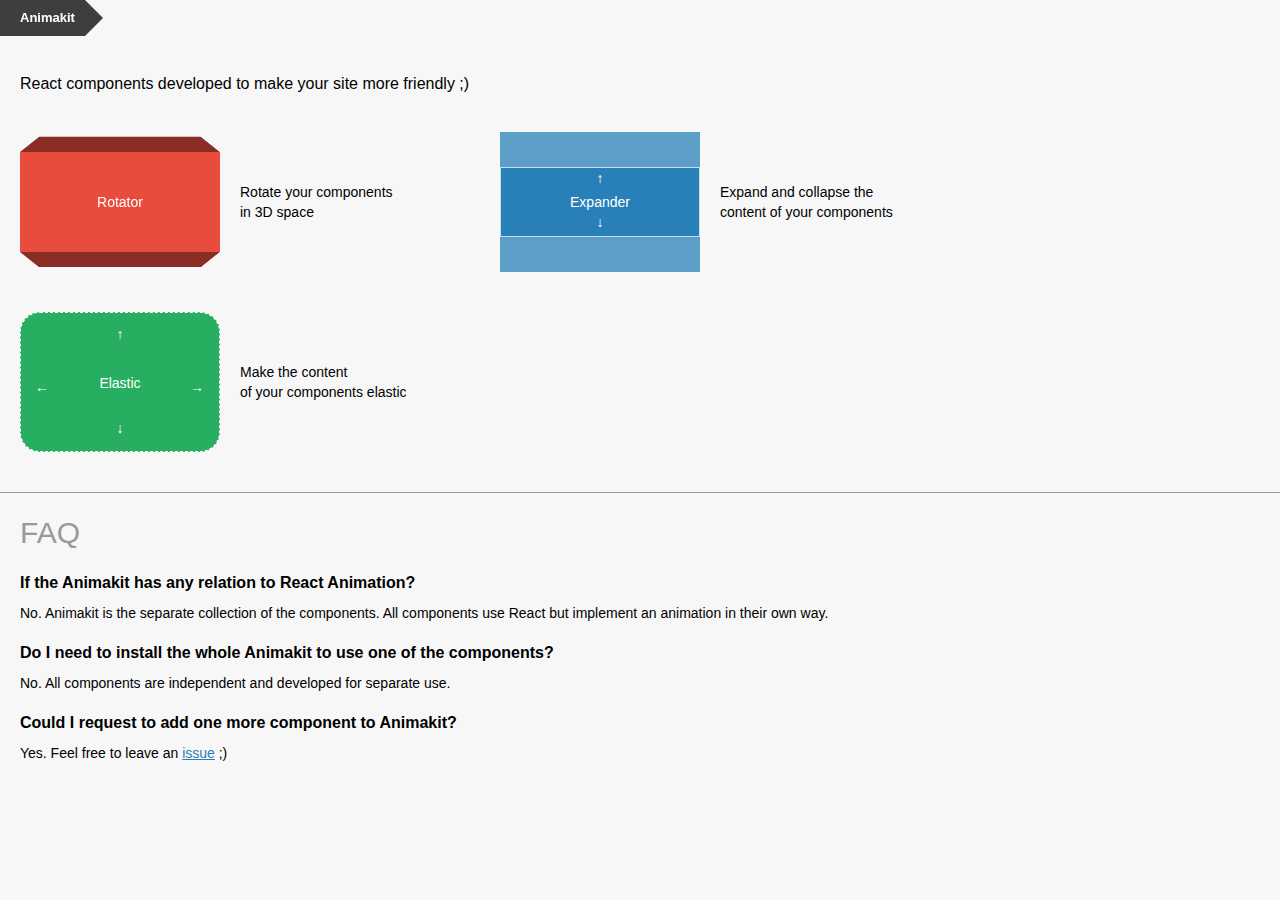
<file: animakit/index.html>
<!doctype html>
<html>
  <head>
    <title>Animakit - React Animation Kit</title>
    <meta charset="utf-8" />
    <meta name="keywords" content="animakit,react,animation,component,rotator" />
    <link rel="icon" type="image/png" href="/animakit/assets/favicon.png">
    <link rel="stylesheet" href="/animakit/assets/application.css">
  </head>
  <body>
    <div id="root"></div>
    <script src="/animakit/assets/application.js"></script>
  </body>
</html>
</file>
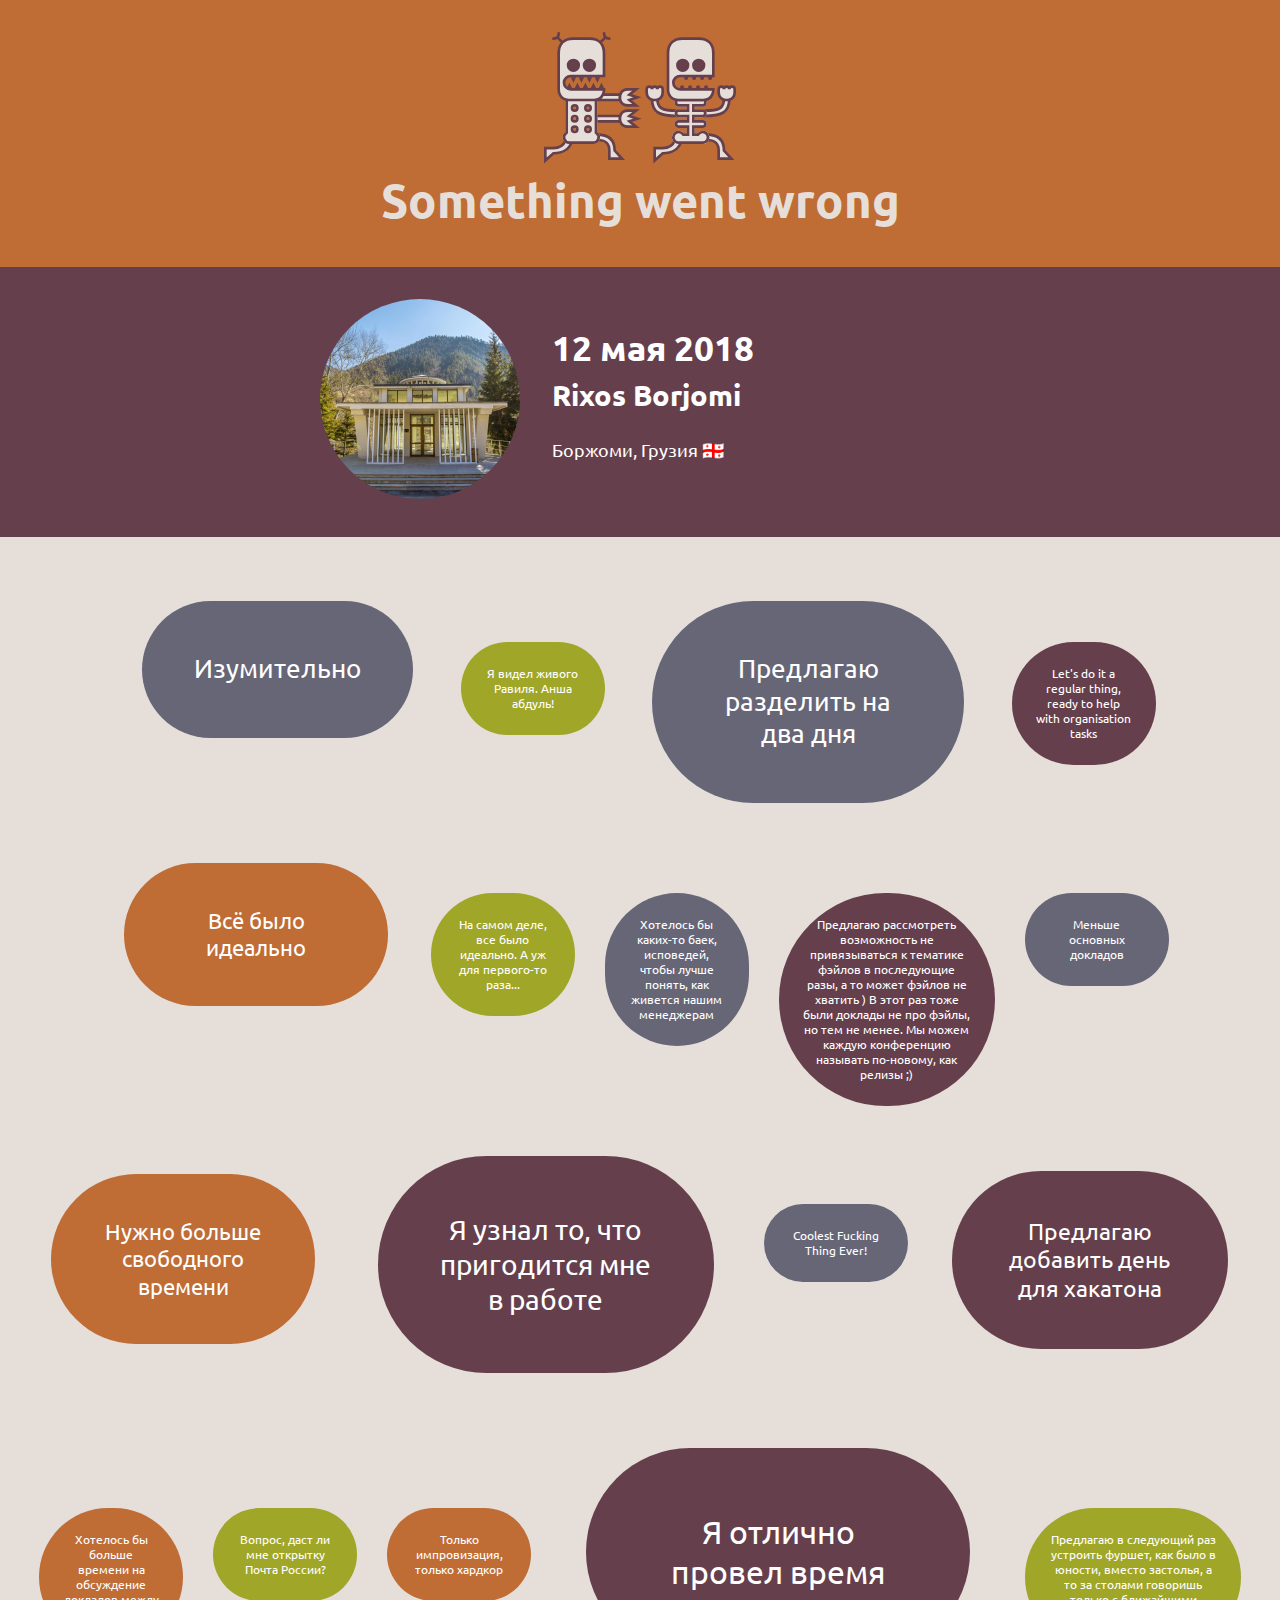
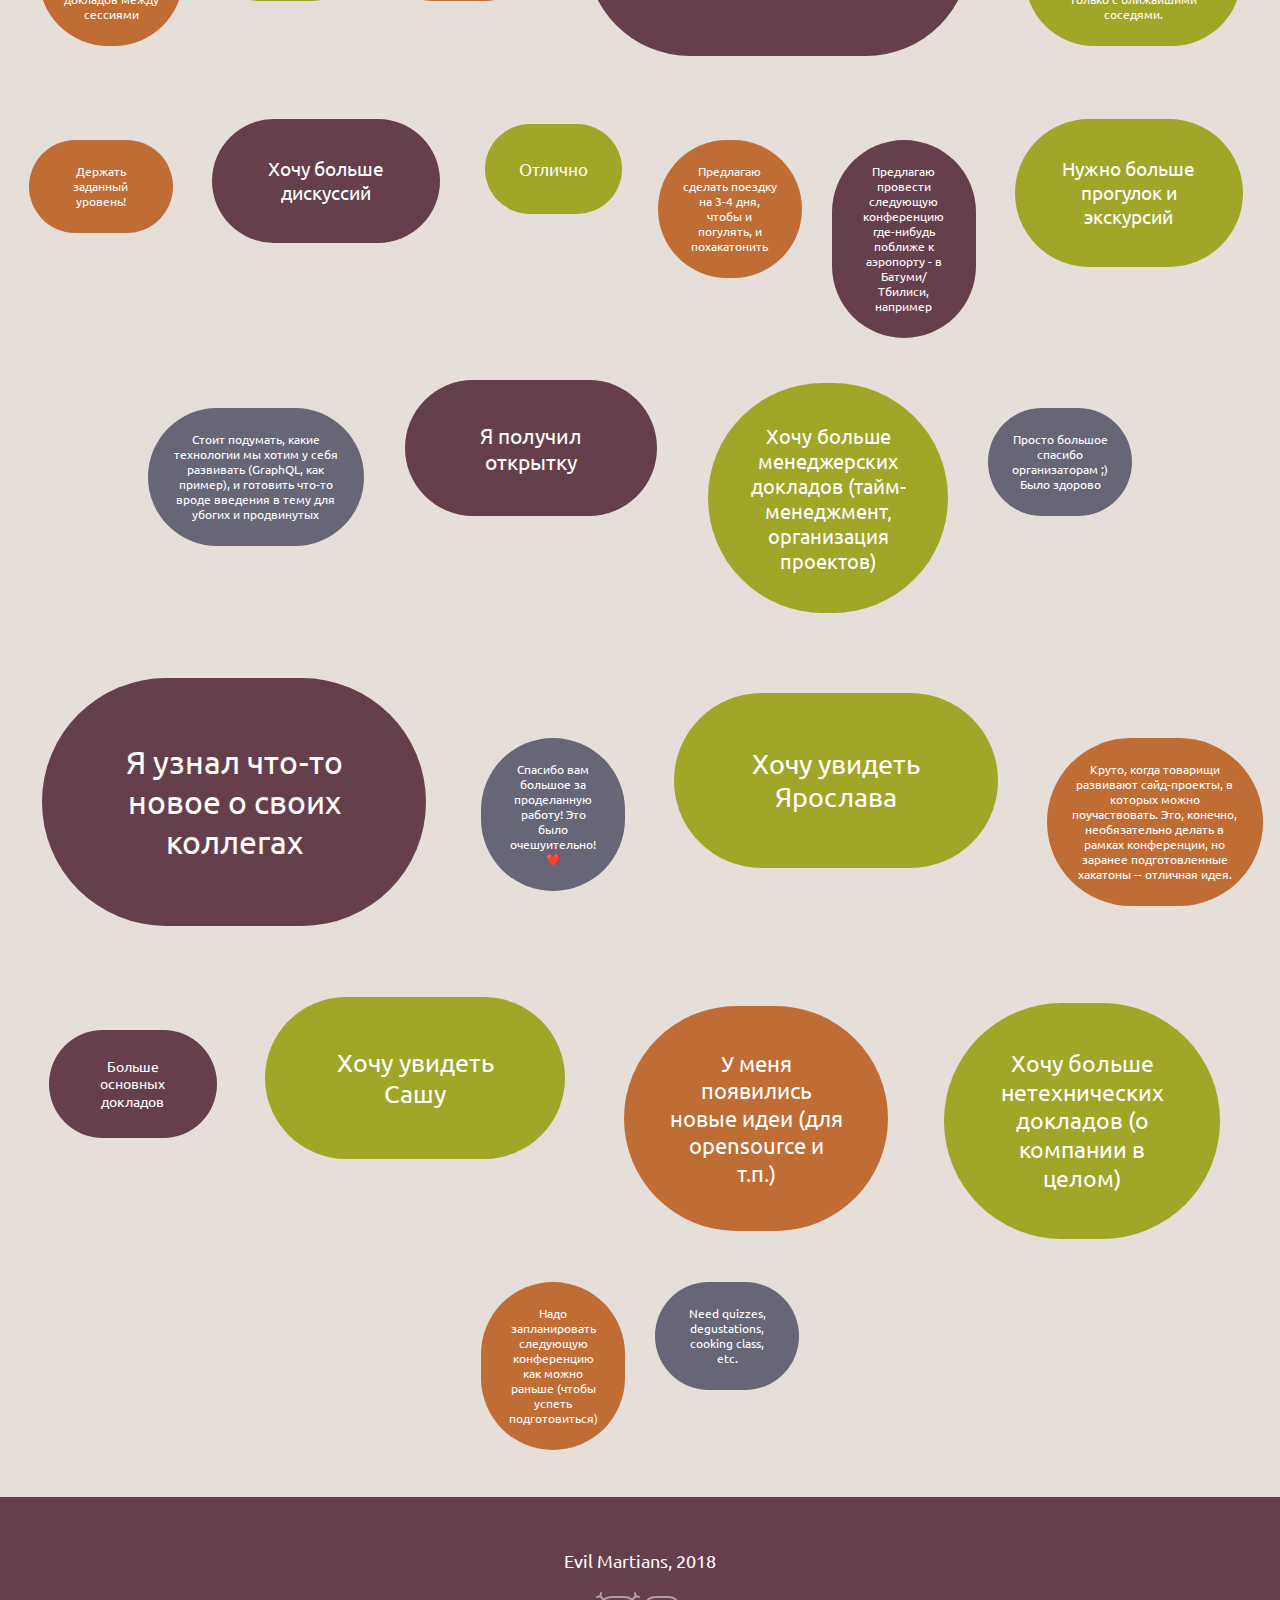
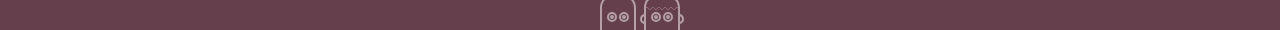
<file: conf/index.html>
<!DOCTYPE html>
<html lang="ru">
<head>
  <meta charset="UTF-8">
  <meta name="viewport" content="width=device-width, initial-scale=1.0">
  <title>Марсианская конференция</title>
  <link href="https://fonts.googleapis.com/css?family=Ubuntu:400,700" rel="stylesheet">
  <link rel="stylesheet" href="styles.css?9">
</head>
<body>
  <section class="section section_orange">
    <div class="logo">
      <img src="img/logo-skeleton.svg" width="144" height="99">
    </div>

    <div class="wrap">
      <h1 class="heading1">Something went wrong</h1>
    </div>
  </section>

  <section class="section section_brown">
    <div class="venue wrap">
      <div class="venue-photo">
        <img class="venue-photo-image" src="photos/rixos.jpg" alt="Rixos Borjomi">
      </div>
      <div class="venue-info">
        <h2 class="heading2 dateplace wrap">12 мая 2018</h2>
        <h3 class="heading3">Rixos Borjomi</h3>
        <p>Боржоми, Грузия  🇬🇪</p>
      </div>
    </div>
  </section>


  <section class="section section_gray">
    <div id="reviews" class="reviews"></div>
  </section>


  <section class="section section_brown">
    <p class="copy wrap">Evil Martians, 2018</p>
    <div class="logo-footer">
      <svg xmlns="http://www.w3.org/2000/svg" viewBox="0 0 192 76"> <g fill="#fff">   <path d="M132 50a4 4 0 1 1-8 0 4 4 0 0 1 8 0M156 50a4 4 0 1 1-8 0 4 4 0 0 1 8 0"/>   <path d="M44 50a4 4 0 1 1-8 0 4 4 0 0 1 8 0M68 50a4 4 0 1 1-8 0 4 4 0 0 1 8 0M128 60a10 10 0 1 1 0-20 10 10 0 0 1 0 20zm0-16a6 6 0 1 0 0 12 6 6 0 0 0 0-12zM152 60a10 10 0 1 1 0-20 10 10 0 0 1 0 20zm0-16a6 6 0 1 0 0 12 6 6 0 0 0 0-12z"/>   <path d="M176 76V63.8c5-1 8-5 8-9.8s-3-8.9-8-9.8V32c0-15.3-8.7-24-24-24h-24c-15.3 0-24 8.7-24 24v12.2c-5 1-8 5-8 9.8s3 8.9 8 9.8V76h4V32c0-12.9 7.1-20 20-20h24c12.9 0 20 7.1 20 20v44h4zm0-27.7c2 .9 4 3 4 5.7s-2 4.8-4 5.7V48.3zm-72 0v11.4c-2-.9-4-3-4-5.7s2-4.8 4-5.7zM40 60a10 10 0 1 1 0-20 10 10 0 0 1 0 20zm0-16a6 6 0 1 0 0 12 6 6 0 0 0 0-12zM74 50a10 10 0 1 1-20 0 10 10 0 0 1 20 0zm-16 0a6 6 0 1 0 12 0 6 6 0 0 0-12 0z"/>   <path d="M88 76V32c0-6.7-1.7-12.2-5-16.2l5.3-5.3c1.6 1 3.5 1.5 5.7 1.5a2 2 0 0 0 0-4c-3.8 0-6-2.2-6-6a2 2 0 0 0-4 0c0 2.2.5 4.1 1.5 5.7l-5.3 5.2C76.2 9.7 70.7 8 64 8H40c-6.7 0-12.2 1.7-16.2 5l-5.3-5.3C19.5 6 20 4.2 20 2a2 2 0 0 0-4 0c0 3.8-2.2 6-6 6a2 2 0 0 0 0 4c2.2 0 4.1-.5 5.7-1.5l5.2 5.3c-3.2 4-4.9 9.5-4.9 16.2v44h4V32c0-12.9 7.1-20 20-20h24c12.9 0 20 7.1 20 20v44h4"/> </g> <path d="M152 10.5h-24c-14.1 0-22.5 7.5-22.5 21.5v2l4.3-4 6 6 6.1-6 6 6 6-6 6 6 6.1-6 6 6 6-6 6 6 5.8-6 3.7 4v-2c0-14-7.4-21.5-21.5-21.5z" stroke="#fff" fill="transparent"/>
      </svg>
    </div>
  </section>

  <script>
    const reviews = [
      {text: 'Изумительно', count: 15},
      {text: 'Отлично', count: 6},
      {text: 'Coolest Fucking Thing Ever!', count: 1},
      {text: 'Предлагаю разделить на два дня', count: 15},
      {text: 'Хочу больше нетехнических докладов (о компании в целом)', count: 12},
      {text: 'Всё было идеально', count: 11},
      {text: 'Хочу больше менеджерских докладов (тайм-менеджмент, организация проектов)', count: 9},
      {text: 'Хочу больше дискуссий', count: 8},
      {text: 'Больше основных докладов', count: 3},
      {text: 'Меньше основных докладов', count: 1},
      {text: 'Только импровизация, только хардкор', count: 1},
      {text: 'Хотелось бы каких-то баек, исповедей, чтобы лучше понять, как живется нашим менеджерам', count: 1},
      {text: 'На самом деле, все было идеально. А уж для первого-то раза...', count: 1},
      {text: 'Хочу увидеть Ярослава', count: 16},
      {text: 'Хочу увидеть Сашу', count: 14},
      {text: 'Предлагаю добавить день для хакатона', count: 12},
      {text: 'Нужно больше свободного времени', count: 11},
      {text: 'Нужно больше прогулок и экскурсий', count: 8},
      {text: 'Предлагаю сделать поездку на 3-4 дня, чтобы и погулять, и похакатонить', count: 1},
      {text: 'Need quizzes, degustations, cooking class, etc.', count: 1},
      {text: 'Я отлично провел время', count: 21},
      {text: 'Я узнал что-то новое о своих коллегах', count: 21},
      {text: 'Я узнал то, что пригодится мне в работе', count: 17},
      {text: 'У меня появились новые идеи (для opensource и т.п.)', count: 11},
      {text: 'Я получил открытку', count: 10},
      {text: 'Я видел живого Равиля. Анша абдуль!', count: 1},
      {text: 'Вопрос, даст ли мне открытку Почта России?', count: 1},
      {text: 'Хотелось бы больше времени на обсуждение докладов между сессиями', count: 1},
      {text: 'Надо запланировать следующую конференцию как можно раньше (чтобы успеть подготовиться)', count: 1},
      {text: 'Cтоит подумать, какие технологии мы хотим у себя развивать (GraphQL, как пример), и готовить что-то вроде введения в тему для убогих и продвинутых', count: 1},
      {text: 'Круто, когда товарищи развивают сайд-проекты, в которых можно поучаствовать. Это, конечно, необязательно делать в рамках конференции, но заранее подготовленные хакатоны -- отличная идея.', count: 1},
      {text: 'Предлагаю провести следующую конференцию где-нибудь поближе к аэропорту - в Батуми/Тбилиси, например', count: 1},
      {text: 'Спасибо вам большое за проделанную работу! Это было очешуительно! ❤️', count: 1},
      {text: 'Предлагаю рассмотреть возможность не привязываться к тематике фэйлов в последующие разы, а то может фэйлов не хватить ) В этот раз тоже были доклады не про фэйлы, но тем не менее. Мы можем каждую конференцию называть по-новому, как релизы ;)', count: 1},
      {text: 'Просто большое спасибо организаторам ;) Было здорово', count: 1},
      {text: 'Держать заданный уровень!', count: 1},
      {text: 'Предлагаю в следующий раз устроить фуршет, как было в юности, вместо застолья, а то за столами говоришь только с ближайшими соседями.', count: 1},
      {text: 'Let\'s do it a regular thing, ready to help with organisation tasks', count: 1,
      },
    ];
    const listElem = document.getElementById('reviews');
    function getNumber() {
      let random;
      do {
        random = Math.floor(Math.random() * 4 + 1);
      } while (random === getNumber.last);
      getNumber.last = random;
      return random;
    }
    reviews.sort(() => 0.5 - Math.random()).forEach(review => {
      const elem = document.createElement('div');
      elem.classList.add('review');
      elem.classList.add(`review${getNumber()}`);
      if (review.count === 1 && review.text.length > 120) elem.classList.add('review_long');
      elem.style.fontSize = `${11 + review.count}px`;
      elem.innerHTML = review.text;
      listElem.appendChild(elem);
    });
  </script>
</body>
</html>
</file>
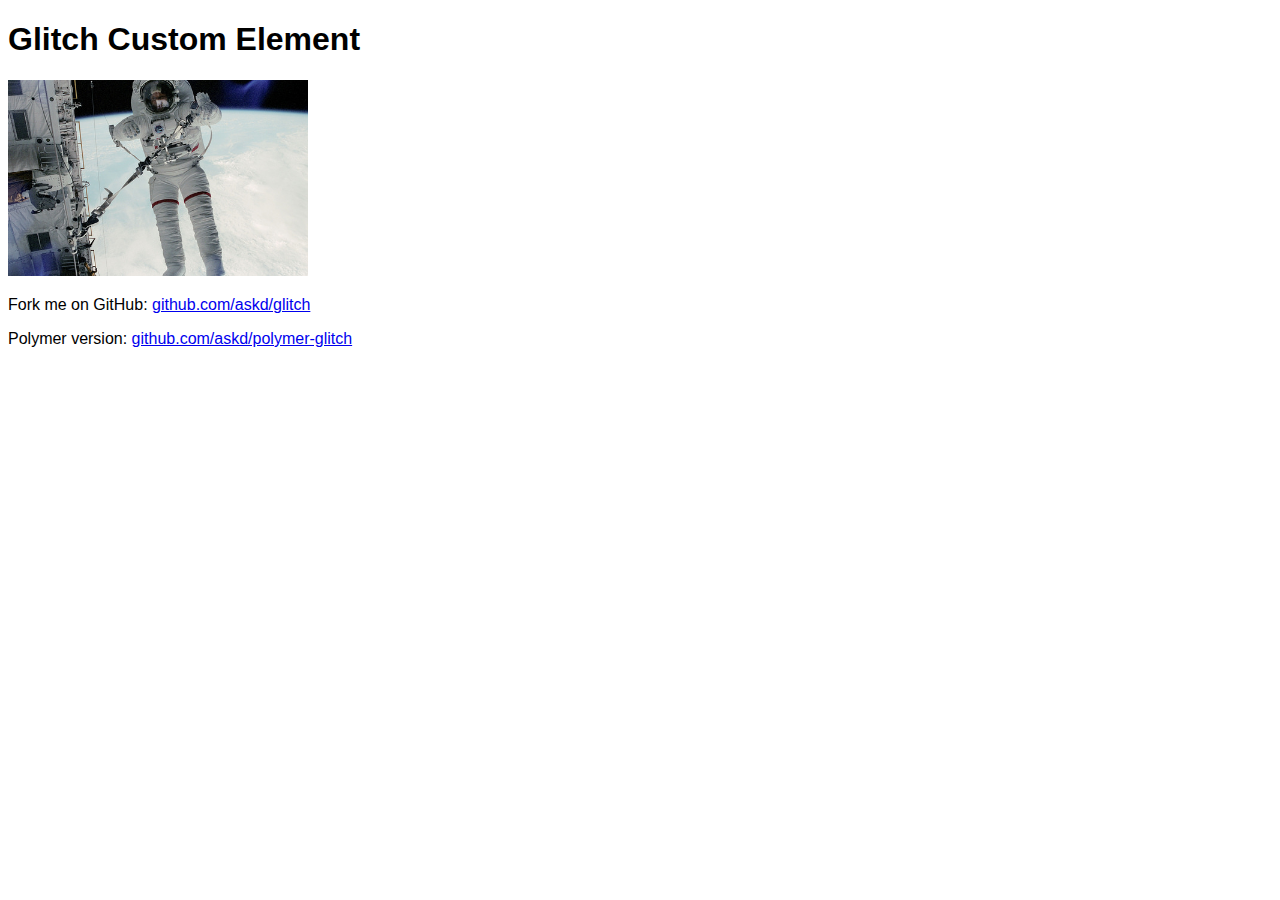
<file: glitch/index.html>
<!DOCTYPE html>
<html lang="en">

<head>
  <meta charset="utf-8" />
  <title>Demo - Glitch Custom Element</title>
  <script src="webcomponents.min.js"></script>
  <link rel="import" href="src/img-glitch.html">
  <style>
    body {
      font-family: sans-serif;
    }
    img-glitch {
      width: 300px;
    }
  </style>
</head>

<body>
  <h1>Glitch Custom Element</h1>
  <div>
  	<img-glitch src="img/demo.jpg" />
  </div>
  <p>Fork me on GitHub: <a href="https://github.com/askd/glitch">github.com/askd/glitch</a></p>
  <p>Polymer version: <a href="https://github.com/askd/polymer-glitch">github.com/askd/polymer-glitch</a></p>
</body>

</html>
</file>
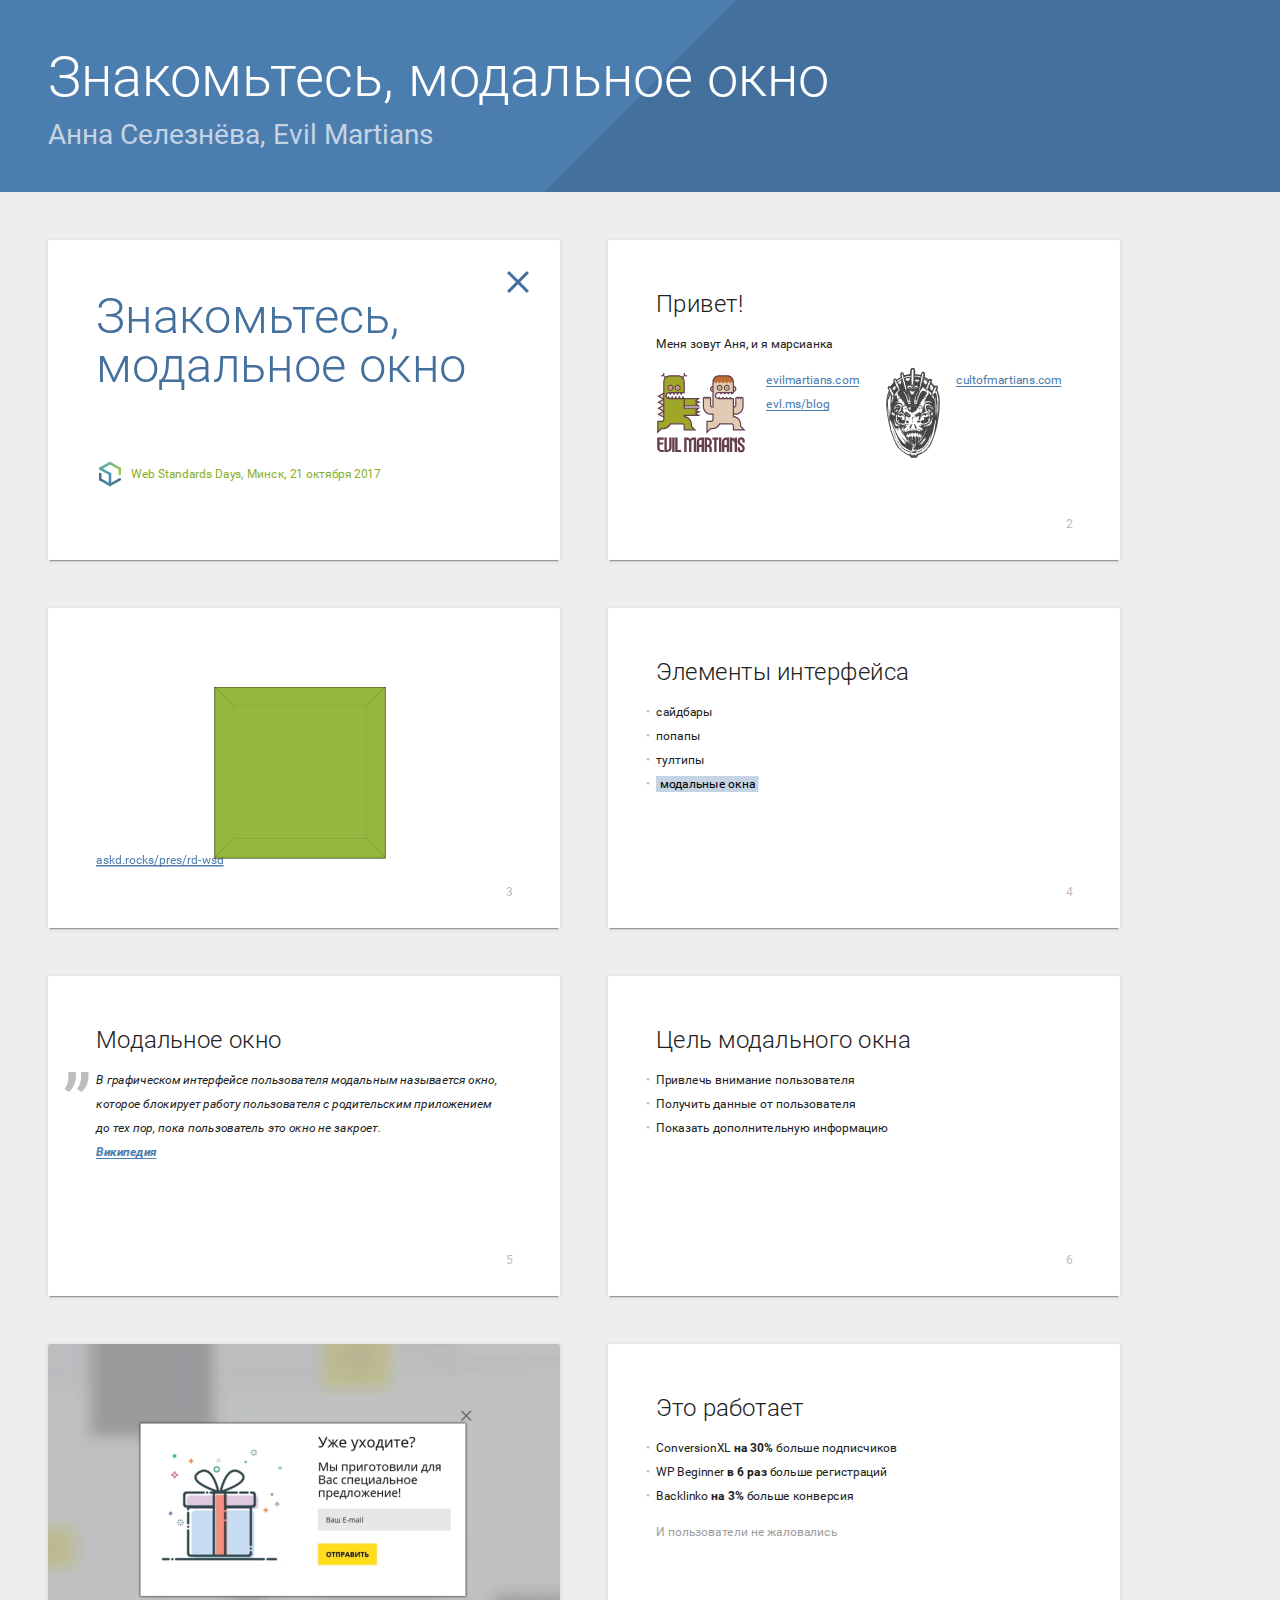
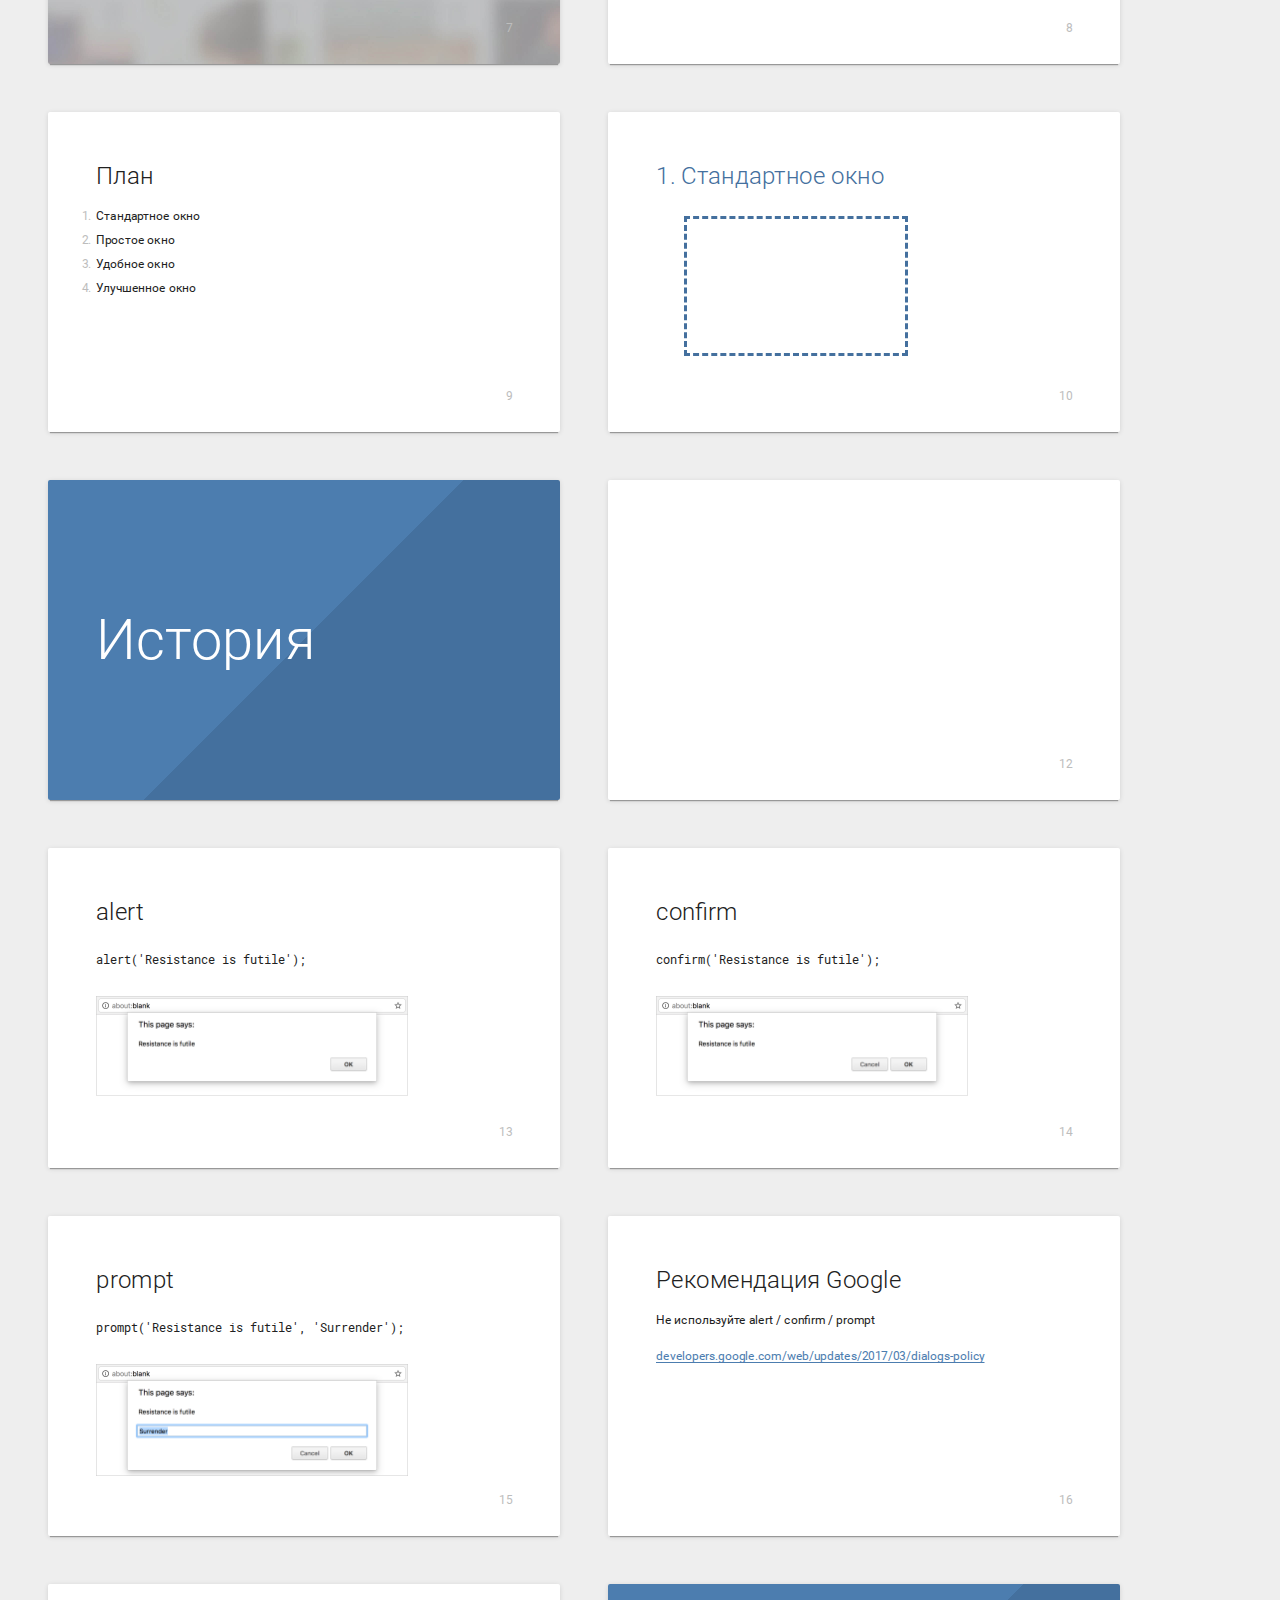
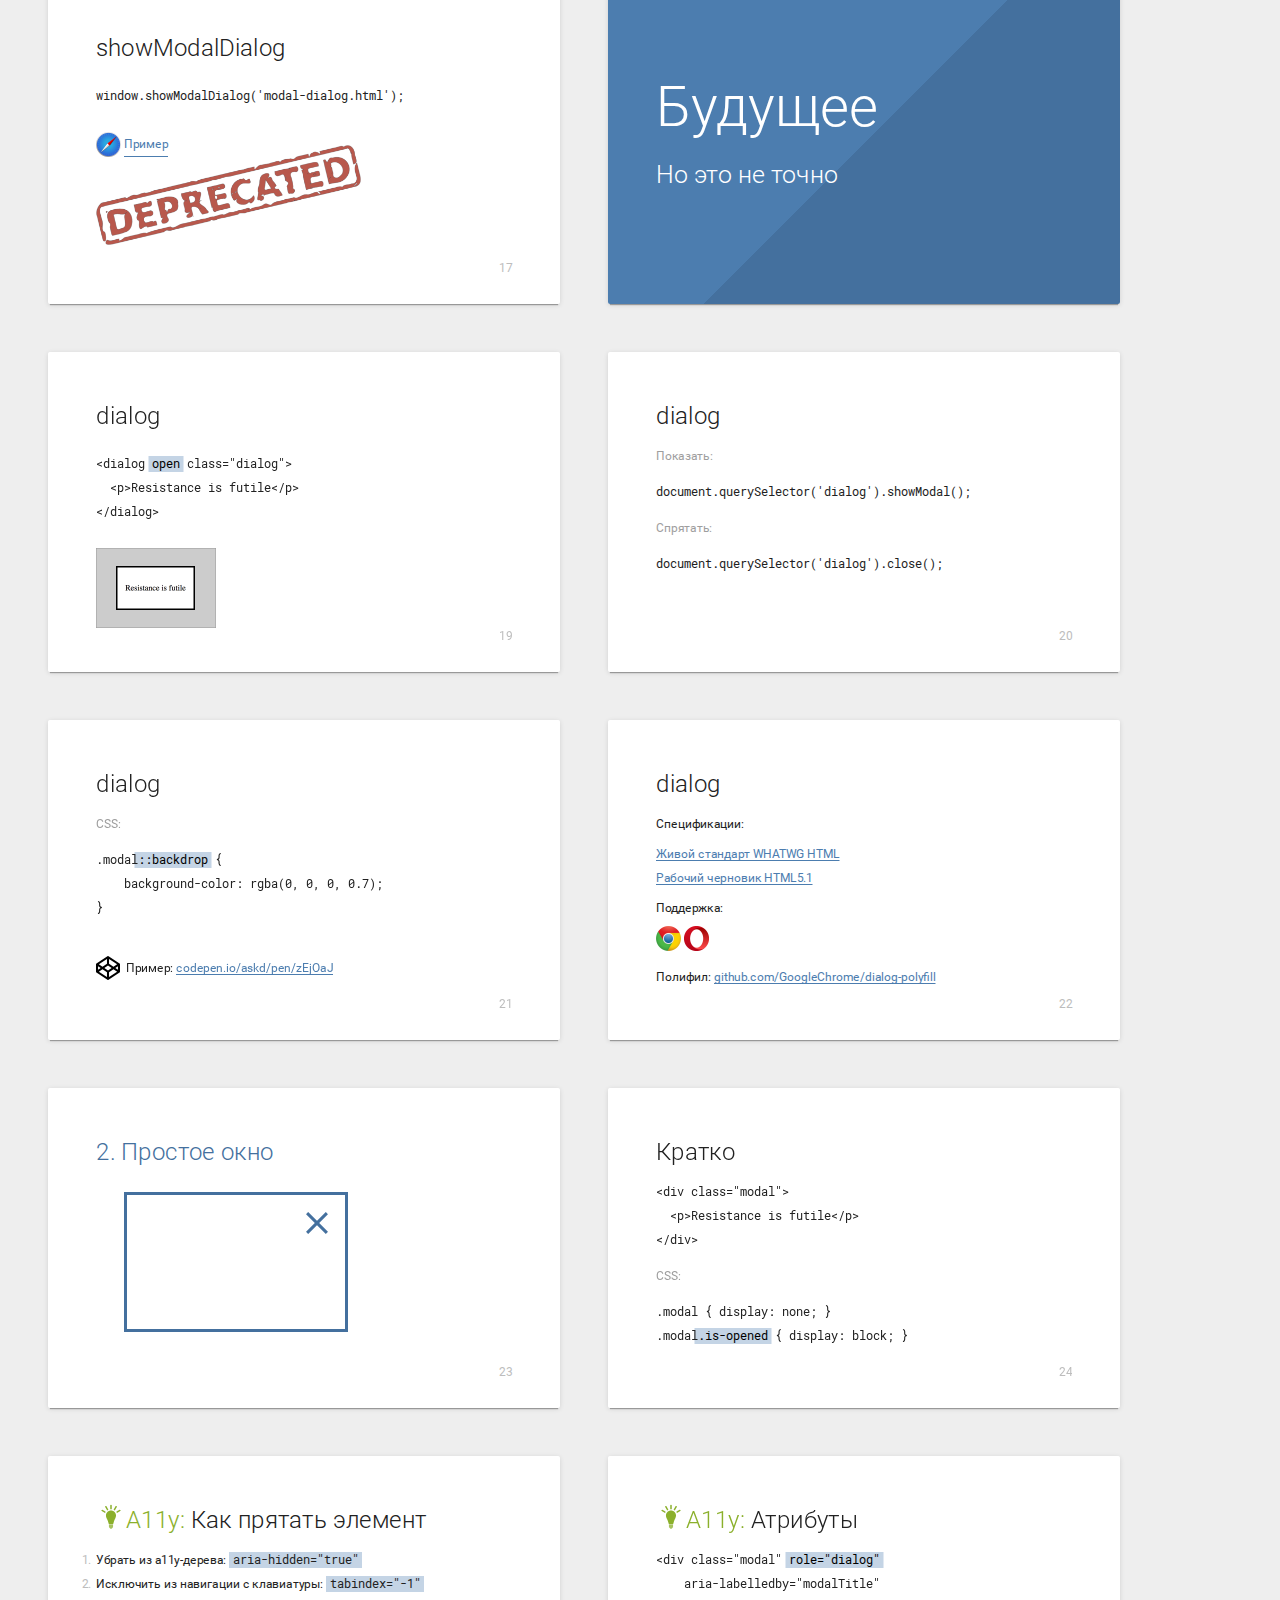
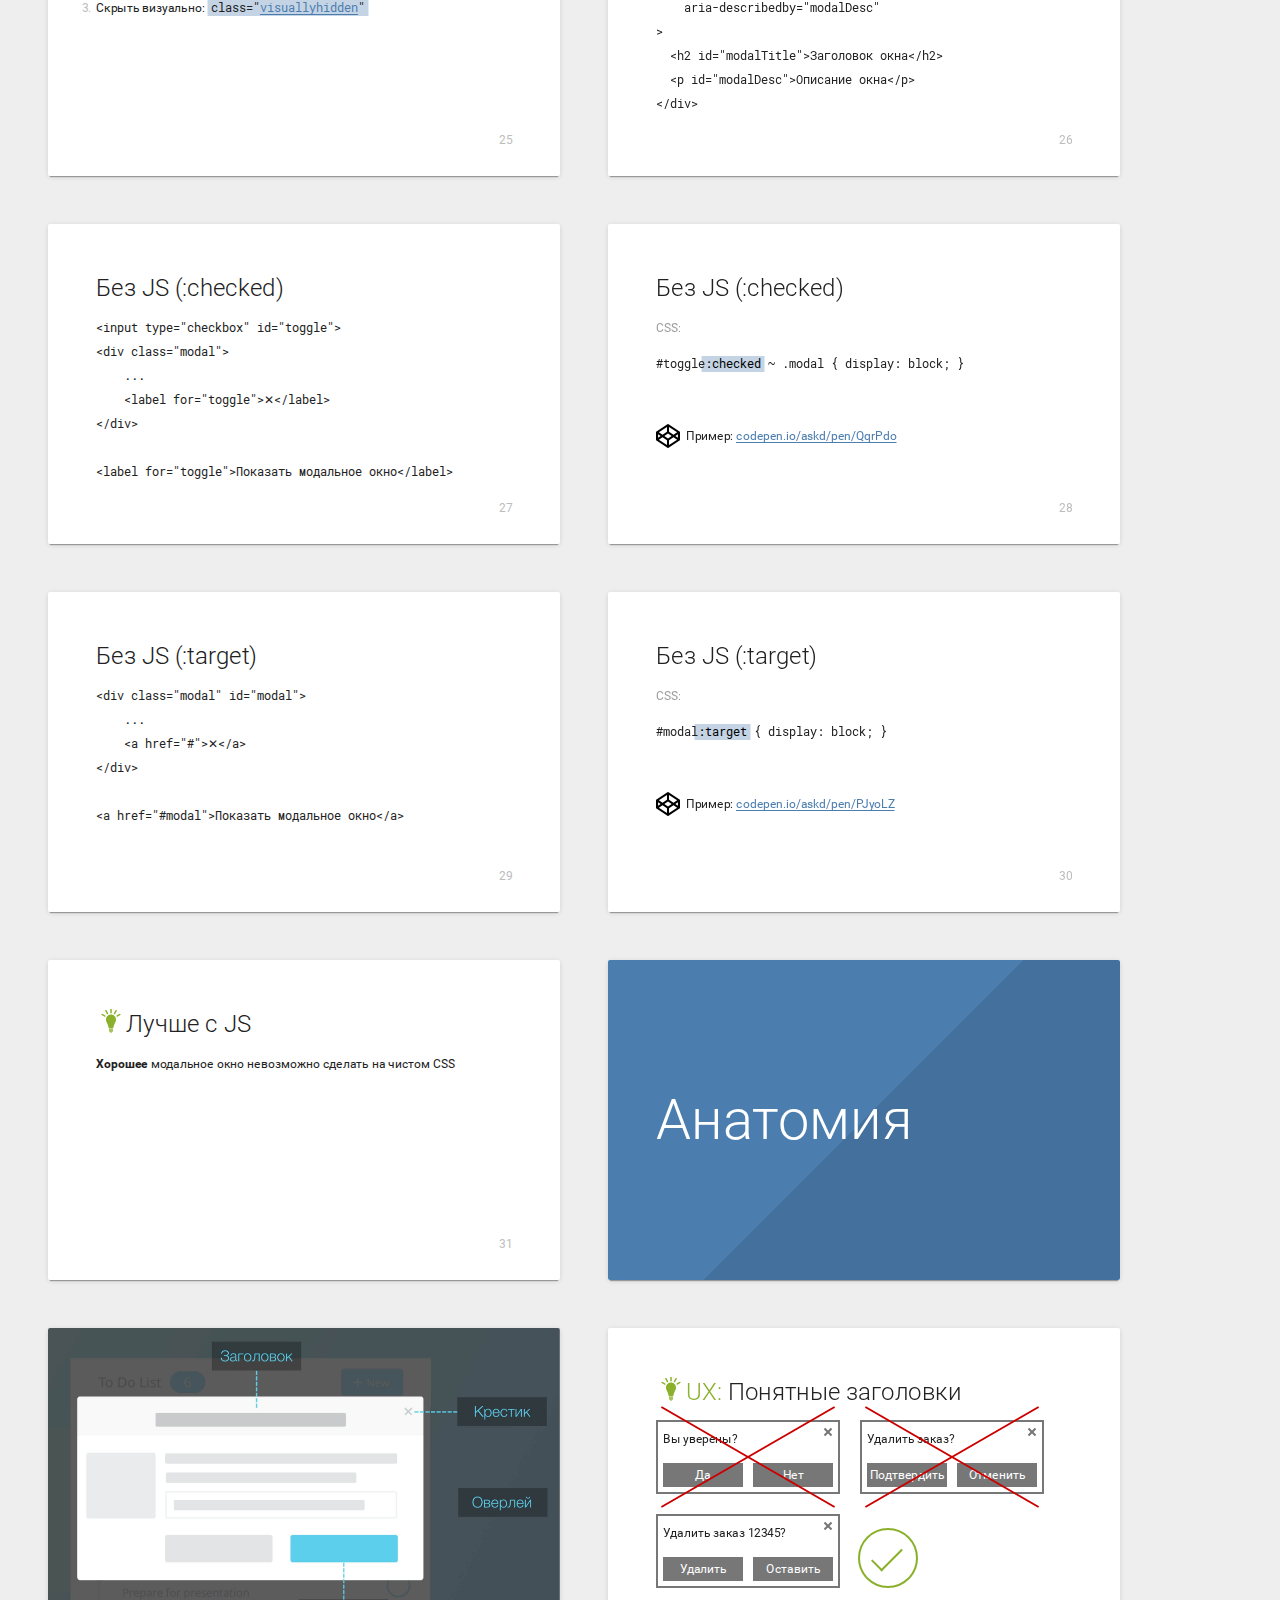
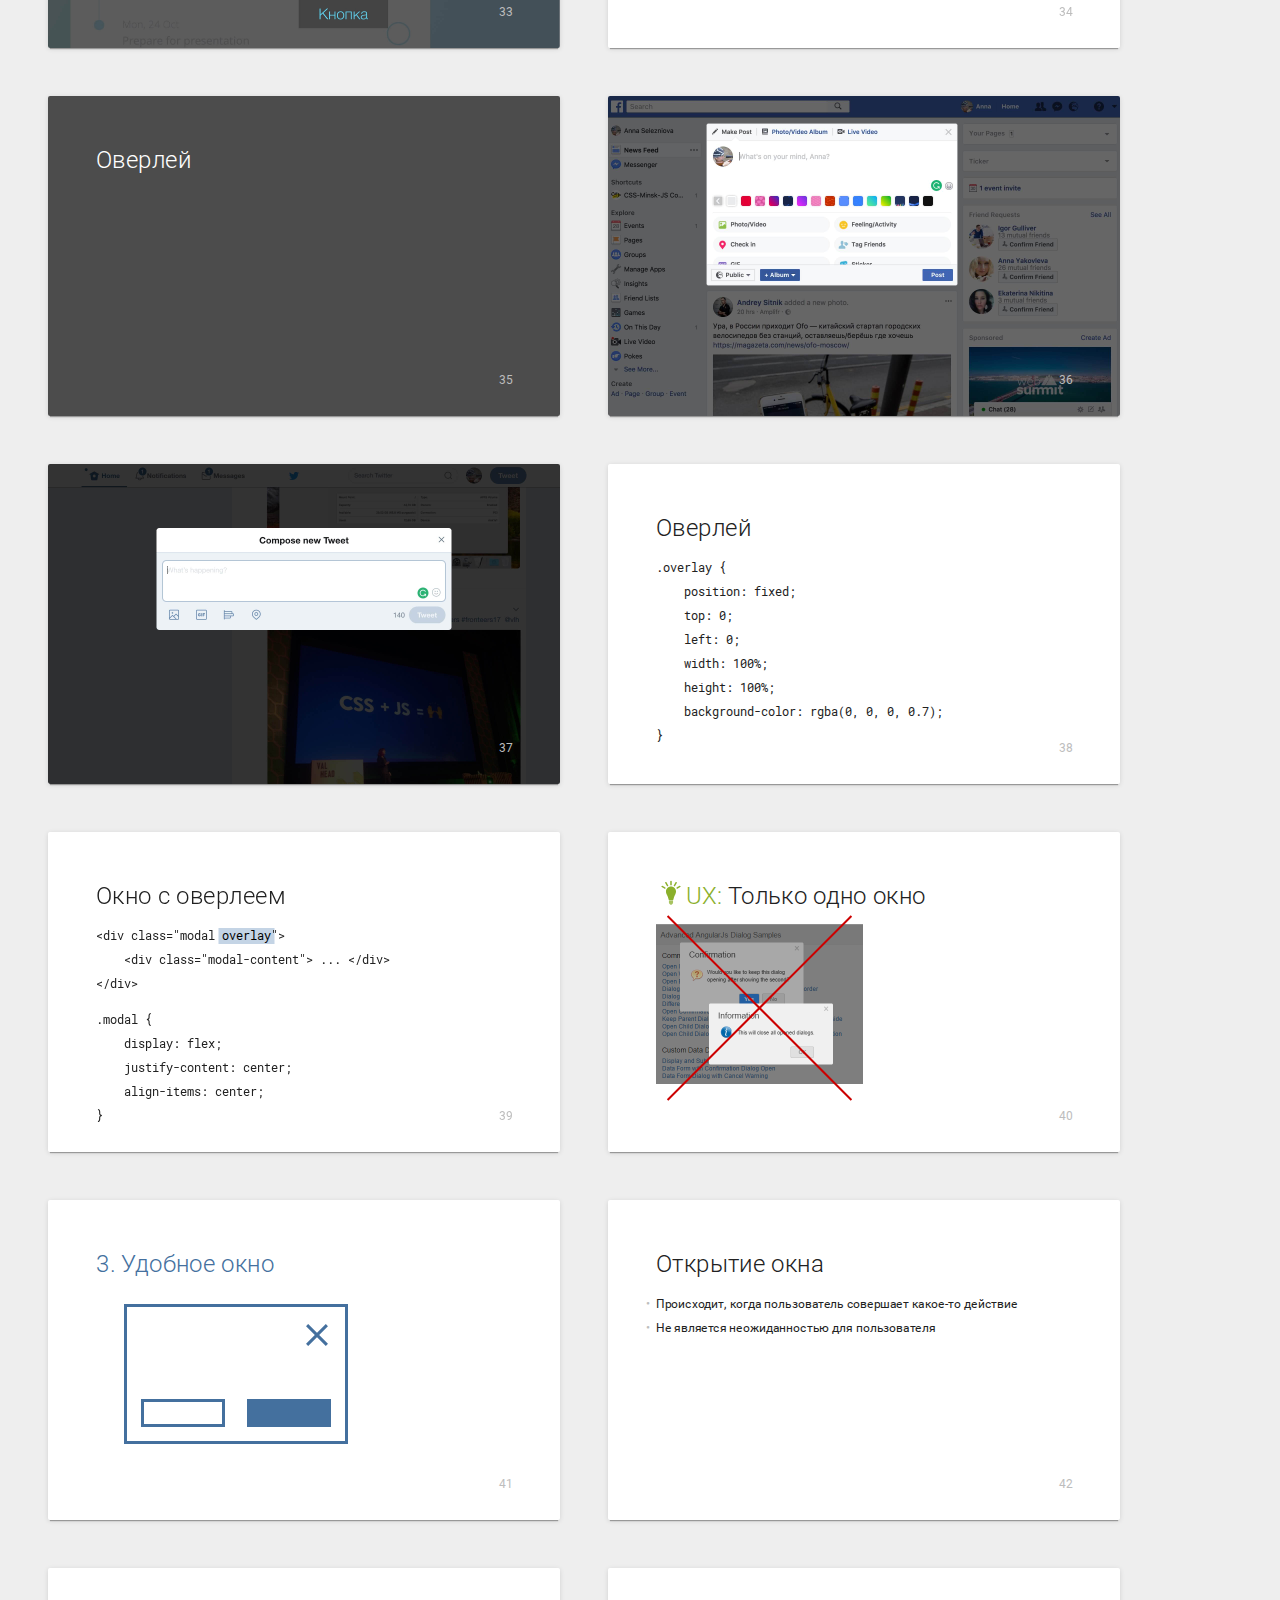
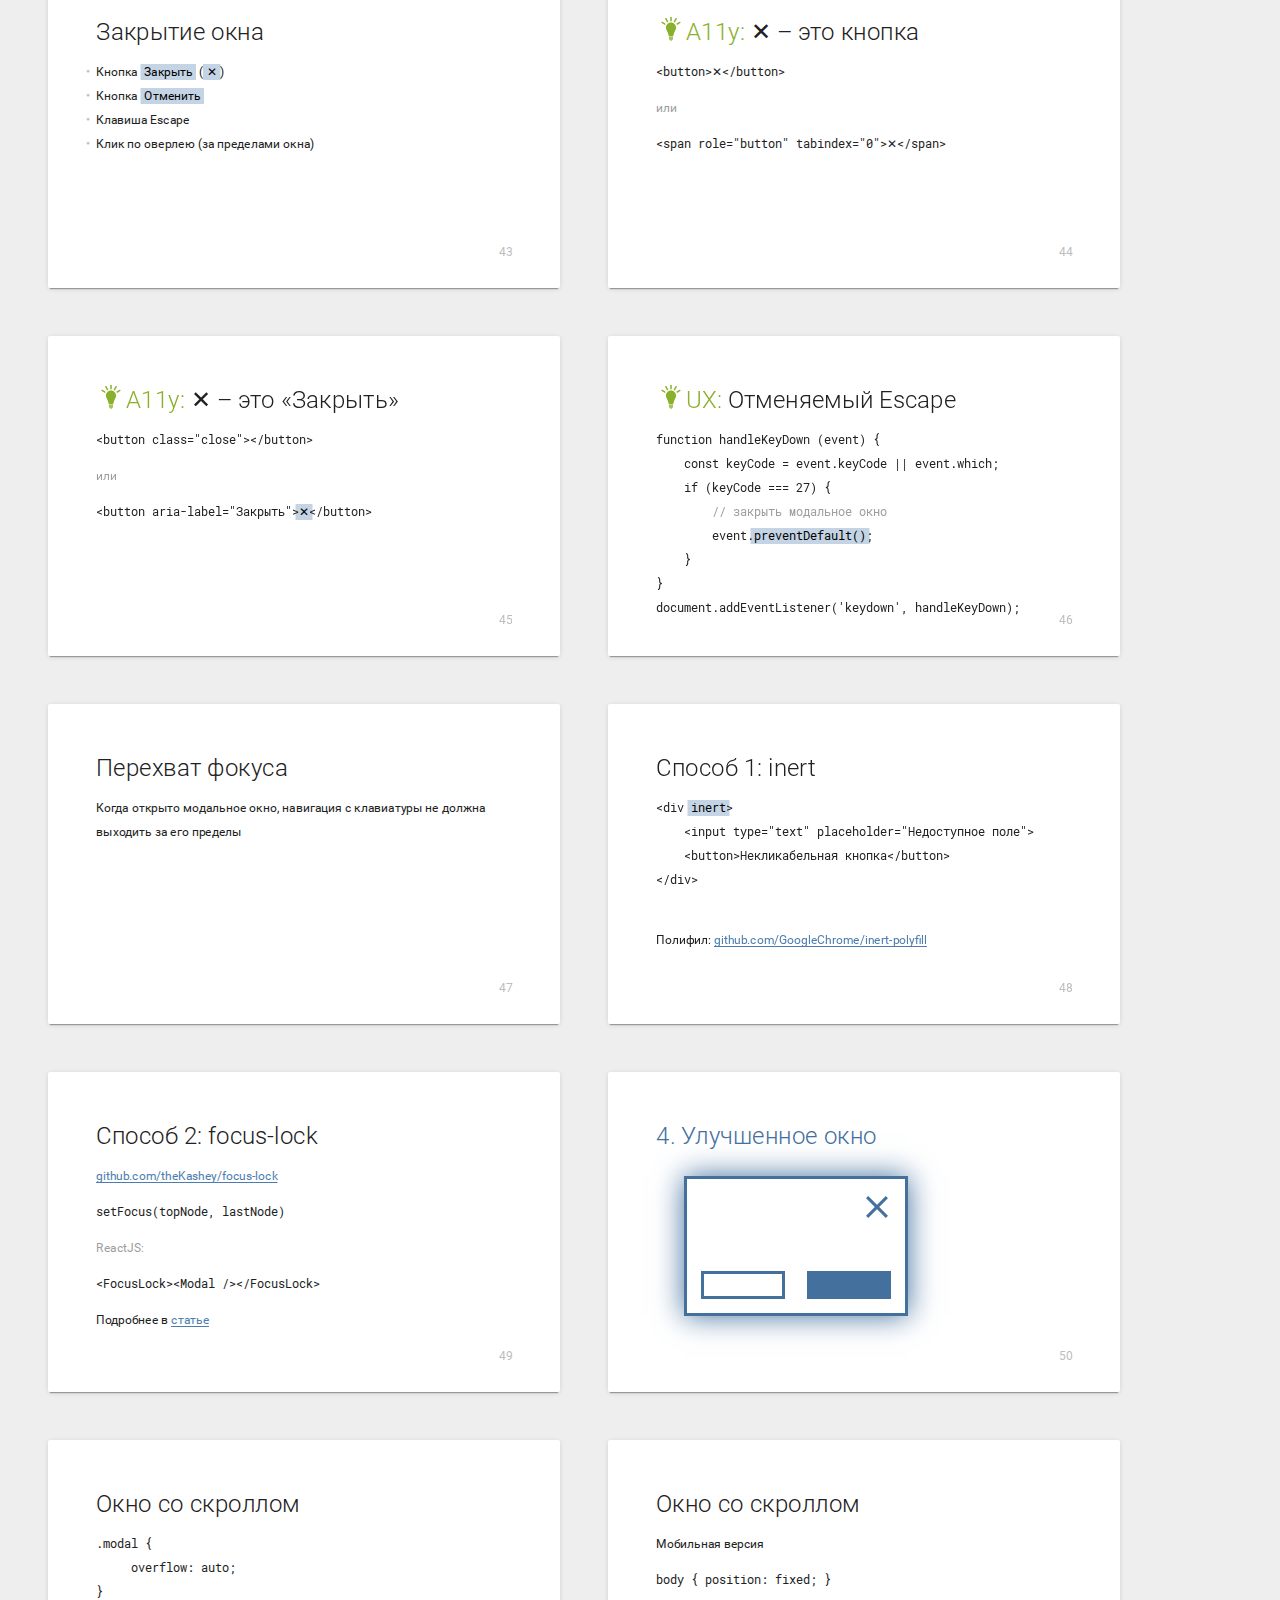
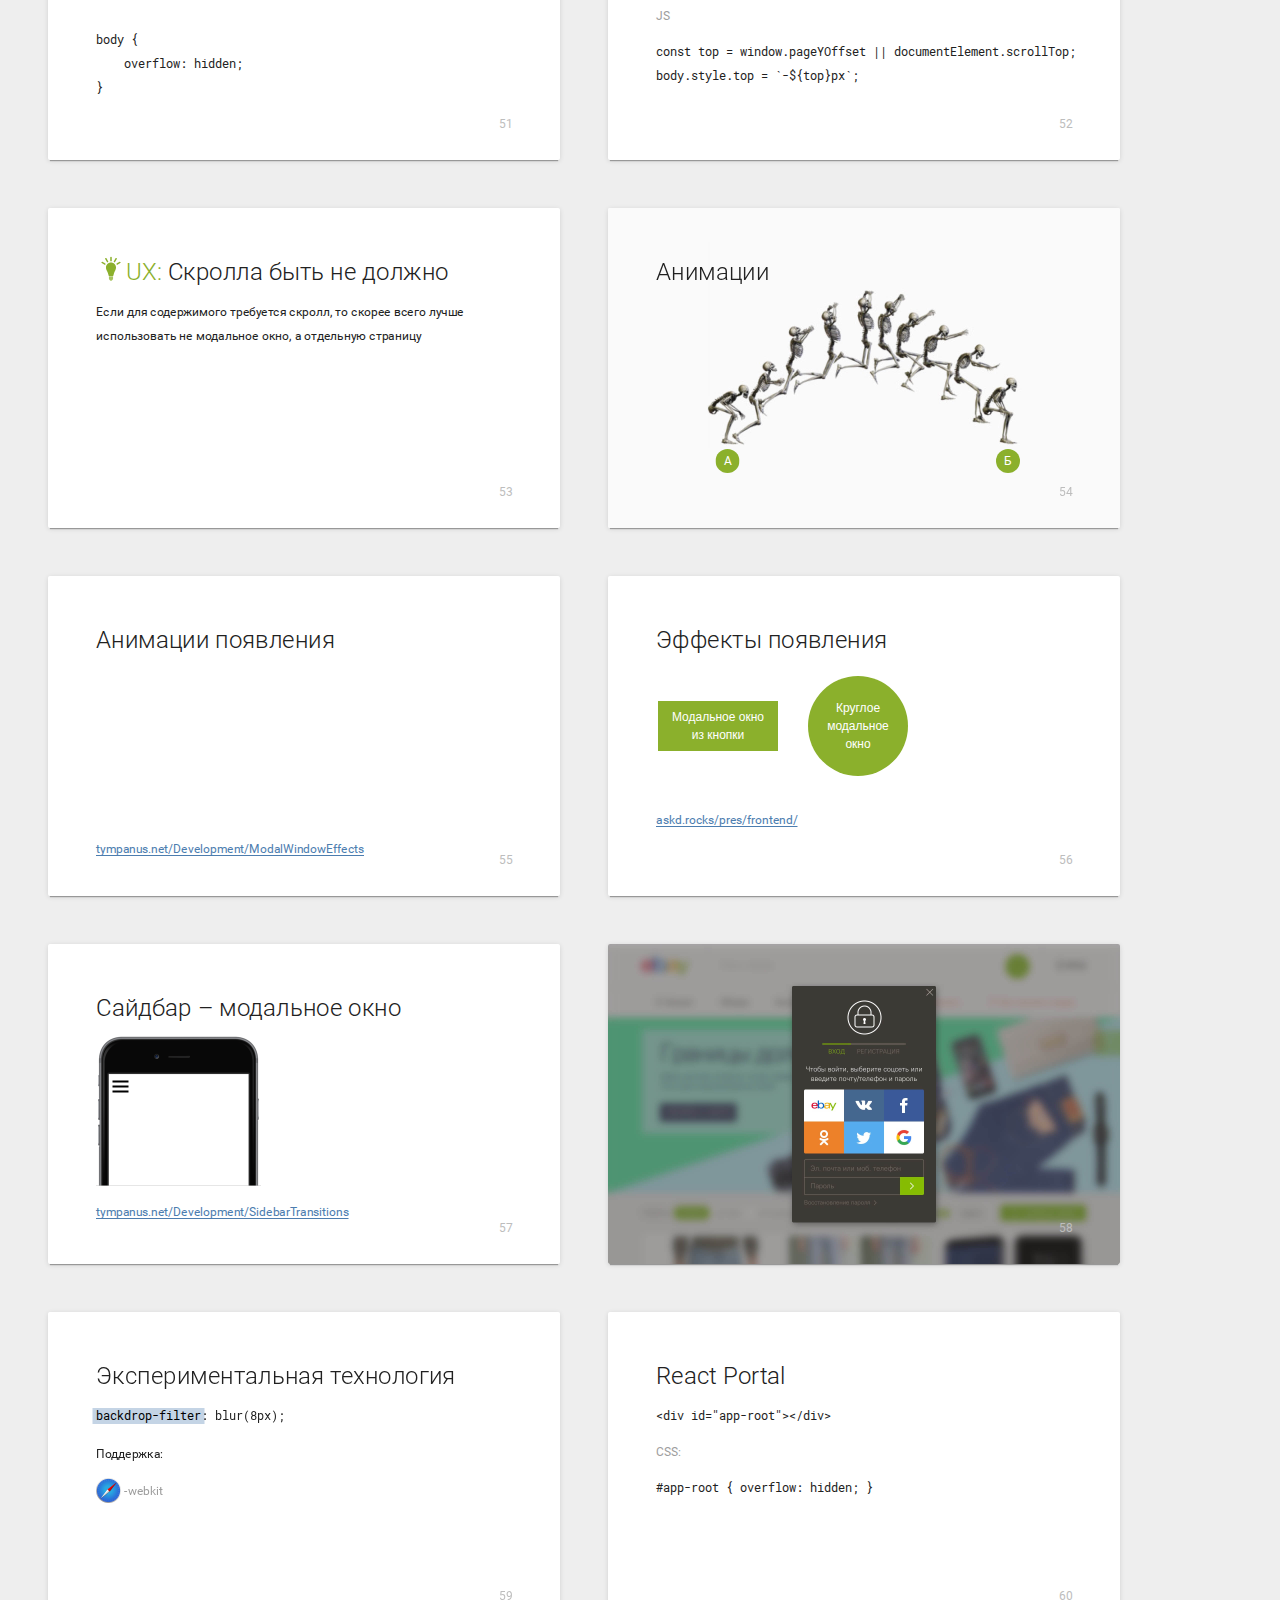
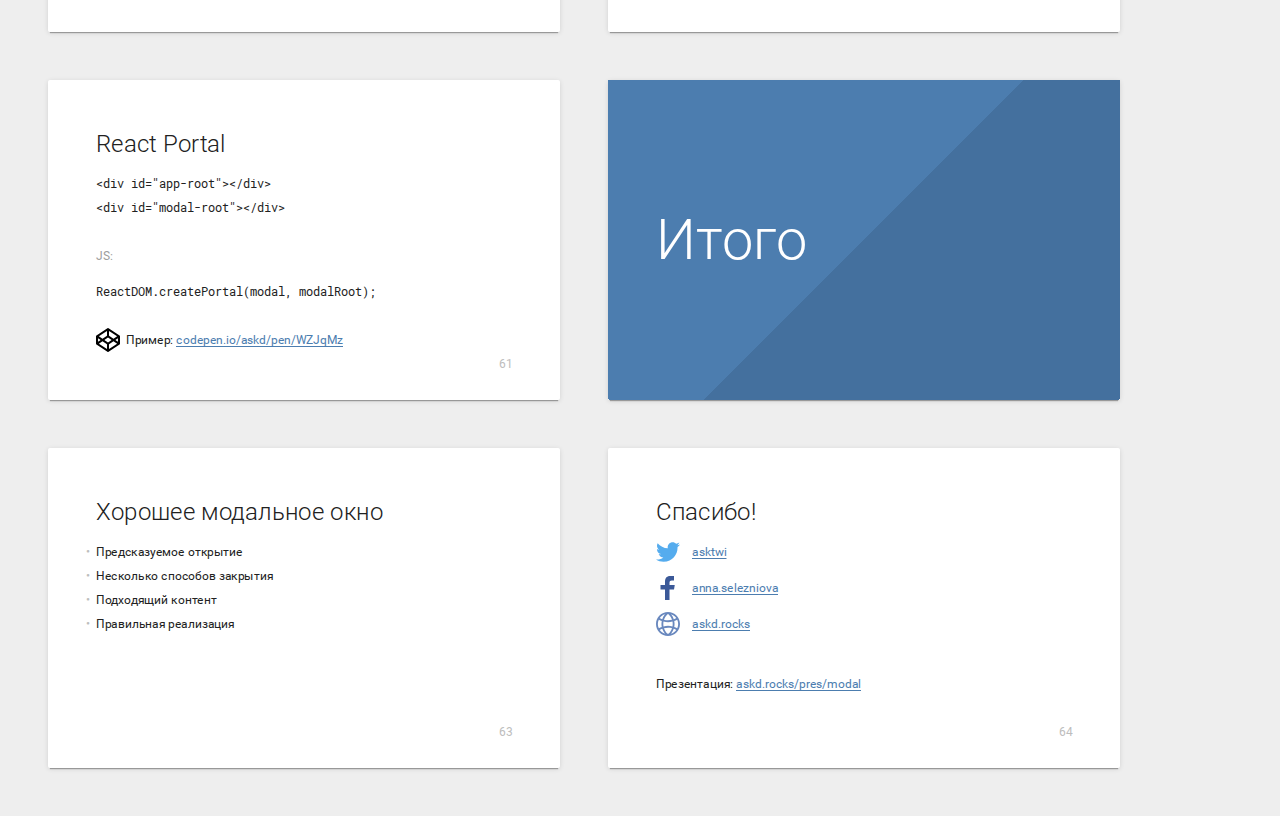
<file: modal/index.html>
<!DOCTYPE html>
<html lang="en">
<head>
	<title>Знакомьтесь, модальное окно</title>
	<meta charset="utf-8">
	<meta http-equiv="x-ua-compatible" content="ie=edge">
	<meta name="viewport" content="width=device-width, initial-scale=1">
	<link rel="stylesheet" href="shower/themes/material/styles/screen-16x10.css">
	<style>
		.section h2 {
			color: #44709e;
		}
		.window {
			position: relative;
			width: 448px;
	    height: 280px;
	    margin: 56px 0 0 56px;
	    border: 6px solid #44709e;
	  }
	  .window_standard {
	  	border-style: dashed;
	  }
	  .window_shadow {
	    box-shadow: 0 0 56px #44709e;
		}
		.window--close {
			position: absolute;
			top: 28px;
			right: 28px;
			width: 56px;
			height: 56px;
		}
		.window--close::before,
		.window--close::after {
			content: '';
			position: absolute;
			top: 0;
			left: 0;
			width: 100%;
			height: 6px;
			margin: 25px 0;
			background-color: #44709e;
		}
		.window--close::before {
			transform: rotate(-45deg);
		}
		.window--close::after {
			transform: rotate(45deg);
		}
		.window--button {
			position: absolute;
			left: 28px;
			bottom: 28px;
			width: 168px;
			height: 56px;
			border: 6px solid #44709e;
		}
		.window--button_right {
			left: auto;
			right: 28px;
		}
		.window--button_dark {
			background-color: #44709e;
		}
		.bulb {
			position: relative;
			padding-left: 60px;
		}
		.bulb::after {
			content: '';
			position: absolute;
			left: 0;
			bottom: 0;
			width: 60px;
			height: 60px;
			background-position: 0 0;
			background-repeat: no-repeat;
			background-image: url(images/bulb.svg);
			background-size: 100% 100%;
		}
		.bulb span {
			color: #8bb02c;
		}
		.codepen {
			position: relative;
			padding-left: 60px;
			display: inline-block;
		}
		.codepen::after {
			content: '';
			position: absolute;
			left: 0;
			bottom: 0;
			width: 48px;
			height: 48px;
			background-position: 0 0;
			background-repeat: no-repeat;
			background-image: url(images/codepen.svg);
			background-size: 100% 100%;
		}
	</style>
</head>
<body class="shower list">

	<header class="caption">
		<h1>Знакомьтесь, модальное окно</h1>
		<p>Анна Селезнёва, Evil Martians</p>
	</header>

	<section class="slide" id="cover">
		<h2>Знакомьтесь, модальное окно</h2>
		<div class="window--close"></div>
		<p class="conf">
			<img src="images/web-standards.svg" width="56" height="56" alt="Web Standards">
			Web Standards Days, Минск, 21 октября 2017
		</p>
		<style>
			#cover h2 {
				font-size: 98px;
				color: #44709e;
			}
			#cover .window--close {
				top: 56px;
				right: 56px;
			}
			#cover .conf {
				position: relative;
				margin-top: 140px;
				padding-left: 70px;
				line-height: 56px;
				color: #8bb02c;
			}
			#cover .conf img {
				position: absolute;
				top: 0;
				left: 0;
			}
			#cover::after {
				visibility: hidden;
			}
		</style>
	</section>

	<section class="slide" id="about">
		<h2>Привет!</h2>
		<p>Меня зовут Аня, и я марсианка</p>
		<div class="block">
			<img class="logo" src="images/evilmartians.svg" width="180" height="180" alt="Evil Martians">
			<div class="links links_evlms">
				<p>
					<a href="http://evilmartians.com" target="_blank">evilmartians.com</a>
					<br/>
					<a href="http://evilmartians.com/chronicles" target="_blank">evl.ms/blog</a>
					</p>
			</div>
		</div>
		<div class="block block_cult next">
			<img class="logo logo_cult" src="images/cultofmartians.svg" width="108" height="180" alt="Cult of Martians">
			<div class="links links_cult">
				<p>
					<a href="http://cultofmartians.com" target="_blank">cultofmartians.com</a>
				</p>
			</div>
		</div>
		<style>
			#about .block {
			  float: left;
				width: 460px;
			}
			#about .block_cult {
			  width: 356px;
			}
			#about .logo {
			  float: left;
			}
			#about .logo_cult {
				opacity: 0.8;
			}
			#about .links {

			}
			#about .links_evlms {
				margin-left: 220px;
			}
			#about .links_cult {
				margin-left: 140px;
			}
		</style>
	</section>
	
	<section class="slide" id="cube">
		<div class="scene">
			<div class="cube">
				<div class="side back"></div>
				<div class="side top"></div>
				<div class="side bottom"></div>
				<div class="side front"></div>
				<div class="side left"></div>
				<div class="side right"></div>
			</div>
		</div>
		<p><a href="http://askd.rocks/pres/rd-wsd/">askd.rocks/pres/rd-wsd</a></p>
		<style>
			#cube .scene {
				width: 300px;
				height: 300px;
				margin: 75px auto 0;
				perspective: 1200px;		
			}
			#cube .cube {
				position: relative;
				width: 300px;
				height: 300px;
				transform-style: preserve-3d;
				animation: example 10s linear infinite;
			}
			#cube .side {
				position: absolute;
				width: 300px;
				height: 300px;
				box-sizing: border-box;
				border: 1px solid #000;
				background-color: #8bb02c;
				opacity: 0.7;
				}
			#cube .back {
				transform: translateZ(-150px) rotateX(180deg);
			}
			#cube .top {
				transform: translateY(-150px) rotateX(90deg);
			}
			#cube .bottom {
				transform: translateY(150px) rotateX(270deg);
			}
			#cube .front {
				transform: translateZ(150px);
			}
			#cube .left {
				transform: translateX(-150px) rotateY(90deg);
			}
			#cube .right {
				transform: translateX(150px) rotateY(90deg);
			}
			@keyframes example {
				100% { transform: rotateX(360deg) rotateY(360deg); }
			}
		</style>
	</section>

	<section class="slide">
		<h2>Элементы интерфейса</h2>
		<ul>
			<li>сайдбары</li>
			<li>попапы</li>
			<li>тултипы</li>
			<li><mark>модальные окна</mark></li>
		</ul>
	</section>

	<section class="slide">
		<h2>Модальное окно</h2>
		<figure>
			<blockquote>
				<p>В графическом интерфейсе пользователя модальным называется окно, которое блокирует работу пользователя с родительским приложением до тех пор, пока пользователь это окно не закроет.</p>
			</blockquote>
			<figcaption><a href="https://ru.wikipedia.org/wiki/Модальное_окно">Википедия</a></figcaption>
		</figure>
	</section>

	<section class="slide">
		<h2>Цель модального окна</h2>
		<ul>
			<li>Привлечь внимание пользователя</li>
			<li>Получить данные от пользователя</li>
			<li>Показать дополнительную информацию</li>
		</ul>	
	</section>

	<section class="slide">
		<img class="cover" src="images/annoying.jpg" width="1024" height="640" alt="Раздражающее окно">
	</section>

	<section class="slide">
		<h2>Это работает</h2>
		<ul>
			<li>ConversionXL <strong>на 30%</strong> больше подписчиков</li>
			<li>WP Beginner <strong>в 6 раз</strong> больше регистраций</li>
			<li>Backlinko <strong>на 3%</strong> больше конверсия</li>
		</ul>
		<p class="note">И пользователи не жаловались</p>
	</section>

	<section class="slide">
		<h2>План</h2>
		<ol>
			<li>Стандартное окно</li>
			<li>Простое окно</li>
			<li>Удобное окно</li>
			<li>Улучшенное окно</li>
		</ol>
	</section>


	<section class="slide section">
		<h2>1. Стандартное окно</h2>
		<div class="window window_standard"></div>
	</section>

	<section class="slide">
		<h2 class="shout">История</h2>
	</section>

	<section class="slide" id="windows">
		<!-- <img class="cover" src="images/windows.gif" width="356" height="344" alt="Windows"> -->
		<style>
			#windows:target {
				background-image: url(images/windows.gif);
    		background-size: 356px 344px
			}
		</style>
	</section>

	<section class="slide" id="alert">
		<h2>alert</h2>
		<pre>
			<code>alert('Resistance is futile');</code>
		</pre>
		<figure>
			<img src="images/alert.png" width="624" height="200" alt="alert">
		</figure>
		<style>
			#alert pre {
				margin: 48px 0;
			}
		</style>
	</section>

	<section class="slide" id="confirm">
		<h2>confirm</h2>
		<pre>
			<code>confirm('Resistance is futile');</code>
		</pre>
		<figure>
			<img src="images/confirm.png" width="624" height="200" alt="confirm">
		</figure>
		<style>
			#confirm pre {
				margin: 48px 0;
			}
		</style>
	</section>

	<section class="slide" id="prompt">
		<h2>prompt</h2>
		<pre>
			<code>prompt('Resistance is futile', 'Surrender');</code>
		</pre>
		<figure>
			<img src="images/prompt.png" width="624" height="224" alt="prompt">
		</figure>
		<style>
			#prompt pre {
				margin: 48px 0;
			}
		</style>
	</section>

	<section class="slide">
		<h2>Рекомендация Google</h2>
		<p>Не используйте alert / confirm / prompt</p>
		<p><a href="https://developers.google.com/web/updates/2017/03/dialogs-policy">developers.google.com/web/updates/2017/03/dialogs-policy</a></p>
	</section>

	<section class="slide" id="showModalDialog">
		<h2>showModalDialog</h2>
		<pre>
			<code>window.showModalDialog('modal-dialog.html');</code>
		</pre>
		<p class="example">
			<img src="images/safari.png" width="50" height="50" alt="Safari">
			&nbsp;
			<a href="http://samples.msdn.microsoft.com/workshop/samples/author/dhtml/refs/showModalDialog2.htm">Пример</a>
		<p>
		<figure class="deprecated">
			<img src="images/deprecated.png" width="530" height="200" alt="deprecated">
		</figure>
		<style>
			#showModalDialog pre {
				margin: 48px 0;
			}
			#showModalDialog .example {
				display: flex;
			}
			#showModalDialog .deprecated {
				margin-top: -48px;
				opacity: 0.7;
			}
		</style>
	</section>

	<section class="slide" id="future">
		<h2 class="shout">Будущее <small>Но это не точно</small></h2>
		<style>
			#future small {
				display: block;
		    font-size: 50px;
    		line-height: 150px;
			}
		</style>
	</section>
	
	<section class="slide" id="dialog">
		<h2>dialog</h2>
		<pre>
			<code>&lt;dialog <mark>open</mark> class="dialog"&gt;
  &lt;p&gt;Resistance is futile&lt;/p&gt;
&lt;/dialog&gt;</code>
		</pre>
		<figure>
			<img src="images/dialog.png" width="240" height="160" alt="dialog">
		</figure>
		<style>
			#dialog pre {
				margin: 48px 0;
			}
		</style>
	</section>

	<section class="slide" id="dialog2">
		<h2>dialog</h2>
		<p class="note">Показать:</p>
		<pre>
			<code>document.querySelector('dialog').showModal();</code>
		</pre>
		<p class="note">Спрятать:</p>
		<pre>
			<code>document.querySelector('dialog').close();</code>
		</pre>
	</section>

	<section class="slide" id="dialog3">
		<h2>dialog</h2>
		<p class="note">CSS:</p>
		<pre>
			<code>.modal<mark>::backdrop</mark> {
	background-color: rgba(0, 0, 0, 0.7);
}</code>
		</pre>
		<p><span class="codepen">Пример:</span> <a href="https://codepen.io/askd/pen/zEjOaJ">codepen.io/askd/pen/zEjOaJ</a></p>
		<style>
			#dialog3 pre {
				margin: 0 0 72px;
			}
		</style>
	</section>

	<section class="slide" id="dialog4">
		<h2>dialog</h2>
		<p>Спецификации:</p>
		<p>
			<a href="https://html.spec.whatwg.org/multipage/interactive-elements.html#the-dialog-element">Живой стандарт WHATWG HTML</a>
			<br/>
			<a href="http://w3c.github.io/html/interactive-elements.html#the-dialog-element">Рабочий черновик HTML5.1</a>
		</p>
		<p>Поддержка:</p>
		<p>
			<img src="images/chrome.png" width="50" height="50" alt="Google Chrome">
			<img src="images/opera.png" width="50" height="50" alt="Opera">
		</p>
		<p>Полифил: <a href="https://github.com/GoogleChrome/dialog-polyfill">github.com/GoogleChrome/dialog-polyfill</a></p>
		<style>
			#dialog4 p {
				margin-bottom: 0.5em;
			}
		</style>
	</section>

	


	<section class="slide section">
		<h2>2. Простое окно</h2>
		<div class="window">
			<div class="window--close"></div>
		</div>
	</section>

	<section class="slide" id="cssmodal">
		<h2>Кратко</h2>
		<pre>
			<code>&lt;div class="modal"&gt;
  &lt;p&gt;Resistance is futile&lt;/p&gt;
&lt;/div&gt;</code>
		</pre>
		<p class="note">CSS:</p>
		<pre>
			<code>.modal { display: none; }
.modal<mark>.is-opened</mark> { display: block; }</code>
		</pre>
	</section>

	<section class="slide" id="a11yhidden">
		<h2 class="bulb"><span>A11y:</span> Как прятать элемент</h2>
		<ol>
			<li>Убрать из a11y-дерева: <code>aria-hidden="true"</code></li>
			<li>Исключить из навигации с клавиатуры: <code>tabindex="-1"</code></li>
			<li>Скрыть визуально: <code>class="<a href="https://github.com/h5bp/html5-boilerplate/blob/master/src/css/main.css#L130-L141">visuallyhidden</a>"</code></li>
		</ol>
	</section>

	<section class="slide" id="a11yhidden">
		<h2 class="bulb"><span>A11y:</span> Атрибуты</h2>
		<pre>
			<code>&lt;div class="modal" <mark>role="dialog"</mark>
	aria-labelledby="modalTitle"
	aria-describedby="modalDesc"
&gt;
  &lt;h2 id="modalTitle"&gt;Заголовок окна&lt;/h2&gt;
  &lt;p id="modalDesc"&gt;Описание окна&lt;/p&gt;
&lt;/div&gt;
			</code>
		</pre>
	</section>

	<section class="slide" id="cssmodal2">
		<h2>Без JS (:checked)</h2>
		<pre>
			<code>&lt;input type="checkbox" id="toggle"&gt;
&lt;div class="modal"&gt;
	...
	&lt;label for="toggle"&gt;✕&lt;/label&gt;
&lt;/div&gt;

&lt;label for="toggle"&gt;Показать модальное окно&lt;/label&gt;</code>
		</pre>
	</section>

	<section class="slide" id="cssmodal3">
		<h2>Без JS (:checked)</h2>
		<p class="note">CSS:</p>
		<pre>
			<code>#toggle<mark>:checked</mark> ~ .modal { display: block; }</code>
		</pre>
		<p><span class="codepen">Пример:</span> <a href="https://codepen.io/askd/pen/QqrPdo">codepen.io/askd/pen/QqrPdo</a></p>
		<style>
			#cssmodal3 pre {
				margin: 0 0 96px;
			}
		</style>
	</section>

	<section class="slide" id="cssmodal4">
		<h2>Без JS (:target)</h2>
		<pre>
			<code>&lt;div class="modal" id="modal"&gt;
	...
	&lt;a href="#"&gt;✕&lt;/a&gt;
&lt;/div&gt;

&lt;a href="#modal"&gt;Показать модальное окно&lt;/a&gt;</code>
		</pre>
	</section>

	<section class="slide" id="cssmodal5">
		<h2>Без JS (:target)</h2>
		<p class="note">CSS:</p>
		<pre>
			<code>#modal<mark>:target</mark> { display: block; }</code>
		</pre>
		<p><span class="codepen">Пример:</span> <a href="https://codepen.io/askd/pen/PJyoLZ">codepen.io/askd/pen/PJyoLZ</a></p>
		<style>
			#cssmodal5 pre {
				margin: 0 0 96px;
			}
		</style>
	</section>

	<section class="slide">
		<h2 class="bulb">Лучше с JS</h2>
		<di><strong>Хорошее</strong> модальное окно невозможно сделать на чистом CSS</p>
	</section>


	<section class="slide">
		<h2 class="shout">Анатомия</h2>
	</section>

	<section class="slide">
		<img class="cover" src="images/anatomy.jpg" width="1024" height="640" alt="Модальное окно">
	</section>

	<section class="slide" id="uxtitles">
		<h2 class="bulb"><span>UX:</span> Понятные заголовки</h2>
		<div class="win">
			<div class="win--close"></div>
			<div class="win--title">Вы уверены?</div>
			<div class="win--button">Да</div>
			<div class="win--button win--button_right">Нет</div>
			<div class="cross next"></div>
		</div>
		<div class="win">
			<div class="win--close"></div>
			<div class="win--title">Удалить заказ?</div>
			<div class="win--button">Подтвердить</div>
			<div class="win--button win--button_right">Отменить</div>
			<div class="cross next"></div>
		</div>
		<div class="win next">
			<div class="win--close"></div>
			<div class="win--title">Удалить заказ 12345?</div>
			<div class="win--button">Удалить</div>
			<div class="win--button win--button_right">Оставить</div>
			<div class="ok"></div>
		</div>
		<style>
			#uxtitles .win {
				position: relative;
				float: left;
				margin: 0 40px 40px 0;
				width: 368px;
				height: 148px;
				border: 4px solid #777;
			}
			#uxtitles .cross {
				position: absolute;
				top: -4px;
				right: -4px;
				bottom: -4px;
				left: -4px;
			}
			#uxtitles .cross::before,
			#uxtitles .cross::after {
				content: '';
				position: absolute;
				top: 50%;
				left: 50%;
				width: 400px;
				margin: -2px 0 0 -200px;
				height: 4px;
				background-color: #c00;
			}
			#uxtitles .cross::before {
				transform: rotate(-30deg);
			}
			#uxtitles .cross::after {
				transform: rotate(30deg);
			}
			#uxtitles .win--close {
				position: absolute;
				top: 10px;
				right: 10px;
				width: 20px;
				height: 20px;
			}
			#uxtitles .win--close::before,
			#uxtitles .win--close::after {
				content: '';
				position: absolute;
				top: 0;
				left: 0;
				width: 100%;
				height: 4px;
				margin: 8px 0;
				background-color: #777;
			}
			#uxtitles .win--close::before {
				transform: rotate(-45deg);
			}
			#uxtitles .win--close::after {
				transform: rotate(45deg);
			}
			#uxtitles .win--title {
				padding: 10px;
				line-height: 2;
			}
			#uxtitles .win--button {
				position: absolute;
				left: 10px;
				bottom: 10px;
				width: 160px;
				height: 48px;
				line-height: 2;
				text-align: center;
				color: white;
				background-color: #777;
			}
			#uxtitles .win--button_right {
				left: auto;
				right: 10px;
			}
			#uxtitles .ok {
				position: absolute;
				bottom: -4px;
				right: -160px;
				width: 120px;
				height: 120px;
				border-radius: 50%;
				border: 4px solid #8bb02c;
				transform: rotate(45deg);
			}
			#uxtitles .ok::after {
				content: '';
				position: absolute;
				top: 0;
				left: 0;
				margin: 24px 0 0 36px;
				width: 30px;
				height: 60px;
				border-style: solid;
				border-width: 0 4px 4px 0;
				border-color: #8bb02c;
			}
		</style>
	</section>

	<section class="slide" id="overlay">
		<h2>Оверлей</h2>
		<style>
			#overlay {
				background-color: white;
			}
			#overlay::before {
				content: '';
				position: absolute;
				top: 0;
				right: 0;
				bottom: 0;
				left: 0;
				background-color: rgba(0, 0, 0, 0.7);
			}
			#overlay h2 {
				position: relative;
				color: white;
			}
		</style>
	</section>

	<section class="slide" id="overlay2">
		<img class="cover" src="images/overlay.jpg" width="1024" height="640" alt="Facebook overlay">
	</section>

	<section class="slide" id="overlay3">
		<img class="cover" src="images/overlay2.jpg" width="1024" height="640" alt="Twitter overlay">
	</section>

	<section class="slide" id="overlay3">
		<h2>Оверлей</h2>
		<pre>
			<code>.overlay {
	position: fixed;
	top: 0;
	left: 0;
	width: 100%;
	height: 100%;
	background-color: rgba(0, 0, 0, 0.7);
}</code>
		</pre>
	</section>

	<section class="slide" id="overlay4">
		<h2>Окно с оверлеем</h2>
		<pre>
			<code>&lt;div class="modal <mark>overlay</mark>"&gt;
	&lt;div class="modal-content"&gt; ... &lt;/div&gt;
&lt;/div&gt;</code>
		</pre>
		<pre>
			<code>.modal {
	display: flex;
	justify-content: center;
	align-items: center;
}</code>
		</pre>
	</section>

	<section class="slide" id="a11yone">
		<h2 class="bulb"><span>UX:</span> Только одно окно</h2>
		<figure>
			<img src="images/multiple-modals.png" alt="Несколько модальных окон" width="414" height="320">
		</figure>
		<style>
			#a11yone figure {
				position: relative;
				float: left;
			}
			#a11yone figure::before,
			#a11yone figure::after {
				content: '';
				position: absolute;
				top: 50%;
				left: 50%;
				width: 520px;
				margin: -2px 0 0 -260px;
				height: 4px;
				background-color: #c00;
			}
			#a11yone figure::before {
				transform: rotate(-45deg);
			}
			#a11yone figure::after {
				transform: rotate(45deg);
			}
		</style>
	</section>




	<section class="slide section">
		<h2>3. Удобное окно</h2>
		<div class="window">
			<div class="window--close"></div>
			<div class="window--button"></div>
			<div class="window--button window--button_right window--button_dark"></div>
		</div>
	</section>

	<section class="slide">
		<h2>Открытие окна</h2>
		<ul>
			<li>Происходит, когда пользователь совершает какое-то действие</li>
			<li>Не является неожиданностью для пользователя</li>
		</ul>
	</section>

	<section class="slide">
		<h2>Закрытие окна</h2>
		<ul>
			<li>Кнопка <mark>Закрыть</mark> (<mark>✕</mark>)</li>
			<li>Кнопка <mark>Отменить</mark></li>
			<li>Клавиша Escape</li>
			<li>Клик по оверлею (за пределами окна)</li>
		</ul>
	</section>

	<section class="slide">
		<h2 class="bulb"><span>A11y:</span> ✕ – это кнопка</h2>
		<pre>
			<code>&lt;button&gt;✕&lt;/button&gt;</code>
		</pre>
		<p class="note">или</p>
		<pre>
			<code>&lt;span role="button" tabindex="0"&gt;✕&lt;/span&gt;</code>
		</pre>
	</section>

	<section class="slide">
		<h2 class="bulb"><span>A11y:</span> ✕ – это «Закрыть»</h2>
		<pre>
			<code>&lt;button class="close"&gt;&lt;/button&gt;</code>
		</pre>
		<p class="note">или</p>
		<pre>
			<code>&lt;button aria-label="Закрыть"&gt;<mark>✕</mark>&lt;/button&gt;</code>
		</pre>
	</section>

	<section class="slide">
		<h2 class="bulb"><span>UX:</span> Отменяемый Escape</h2>
		<pre>
			<code>function handleKeyDown (event) {
	const keyCode = event.keyCode || event.which;
	if (keyCode === 27) {
		<span class="comment">// закрыть модальное окно</span>
		event.<mark>preventDefault()</mark>;
	}
}
document.addEventListener('keydown', handleKeyDown);
			</code>
		</pre>
	</section>
	
	<section class="slide">
		<h2>Перехват фокуса</h2>
		<p>Когда открыто модальное окно, навигация с клавиатуры не должна выходить за его пределы</p>
	</section>

	<section class="slide">
		<h2>Способ 1: inert</h2>
		<pre>
			<code>&lt;div <mark>inert</mark>&gt;
	&lt;input type="text" placeholder="Недоступное поле"&gt;
	&lt;button>Некликабельная кнопка&lt;/button&gt;
&lt;/div&gt;
			</code>
		</pre>
		<p>Полифил: <a href="https://github.com/GoogleChrome/inert-polyfill">github.com/GoogleChrome/inert-polyfill</a></p>
	</section>

	<section class="slide">
		<h2>Способ 2: focus-lock</h2>
		<p><a href="https://github.com/theKashey/focus-lock">github.com/theKashey/focus-lock</a></p>
		<pre>
			<code>setFocus(topNode, lastNode)</code>
		</pre>
		<p class="note">ReactJS:</p>
		<pre>
			<code>&lt;FocusLock&gt;&lt;Modal /&gt;&lt;/FocusLock&gt;</code>
		</pre>
		<p>Подробнее в <a href="https://habrahabr.ru/post/338130/">статье</a></p>
	</section>



	<section class="slide section">
		<h2>4. Улучшенное окно</h2>
		<div class="window window_shadow">
			<div class="window--close"></div>
			<div class="window--button"></div>
			<div class="window--button window--button_right window--button_dark"></div>
		</div>
	</section>

	<section class="slide" id="scroll">
		<h2>Окно со скроллом</h2>
		<pre>
			<code>.modal {
	 overflow: auto;
}

body {
	overflow: hidden;
}</code>
		</pre>
	</section>

	<section class="slide" id="scroll2">
		<h2>Окно со скроллом</h2>
		<p>Мобильная версия</p>
		<pre>
			<code>body { position: fixed; }</code>
		</pre>
		<p class="note">JS</p>
		<pre>
			<code>const top = window.pageYOffset || documentElement.scrollTop;
body.style.top = `-${top}px`;</code>
		</pre>
	</section>

	<section class="slide" id="scroll3">
		<h2 class="bulb"><span>UX:</span> Скролла быть не должно</h2>
		<p>Если для содержимого требуется скролл, то скорее всего лучше использовать не модальное окно, а отдельную страницу</p>
	</section>

	<section class="slide" id="animations">
		<h2>Анимации</h2>
		<img class="cover" src="images/jump.jpg" alt="Анимация" width="1024" height="640">
		<span class="a">А</span>
		<span class="b">Б</span>
		<style>
		#animations span {
			position: absolute;
			bottom: 110px;
			display: inline-block;
			width: 48px;
			height: 48px;
			border-radius: 50%;
			background-color: #8bb02c;
			color: white;
			text-align: center;
		}
			#animations .a {
				left: 215px;
			}
			#animations .b {
				right: 200px;
			}
		</style>
	</section>

	<section class="slide" id="animations2">
		<h2>Анимации появления</h2>
		<div class="window">
			<div class="window--close"></div>
		</div>
		<p><a href="https://tympanus.net/Development/ModalWindowEffects/">tympanus.net/Development/ModalWindowEffects</a></p>
		<style>
			#animations2 .window {
				margin: 56px 0; 
				height: 258px;
				background-color: #8bb02c;
				border-color: #8bb02c;
				opacity: 0;
				transform: scale(0.7);
				animation-name: fadeinscale;
				animation-duration: 15s;
				animation-iteration-count: infinite;
			}
			#animations2 .window--close::before,
			#animations2 .window--close::after {
				background-color: white;
			}
			@keyframes fadeinscale {
				0% {
					opacity: 0;
					transform: scale(0.7);
				}
				5% {
					opacity: 1;
					transform: scale(1);
				}
				12.5% {
					opacity: 1;
					transform: scale(1);
				}
				17.5% {
					opacity: 0;
					transform: scale(0.7);
				}
				25% {
					opacity: 0;
					transform: translateY(-20%);
				}
				30% {
					opacity: 1;
					transform: translateY(0);
				}
				37.5% {
					opacity: 1;
					transform: translateY(0);
				}
				42.5% {
					opacity: 0;
					transform: translateY(-20%);
				}
				50% {
					opacity: 0;
					transform: translateY(20%);
				}
				55% {
					opacity: 1;
					transform: translateY(0);
				}
				62.5% {
					opacity: 1;
					transform: translateY(0);
				}
				67.5% {
					opacity: 0;
					transform: translateY(20%);
				}
				75% {
					opacity: 0;
					transform: scale(2);
				}
				80% {
					opacity: 1;
					transform: scale(1);
				}
				87.5% {
					opacity: 1;
					transform: scale(1);
				}
				92.5% {
					opacity: 0;
					transform: scale(2);
				}
			}
		</style>
	</section>

	<section class="slide" id="animations3">
		<h2>Эффекты появления</h2>
		<div class="rect">
			<button type="button" class="rect-button">Модальное окно из кнопки</button>
			<div class="rect-modal">
				<div class="window--content">
					<div class="window--close"></div>
				</div>
			</div>
		</div>
		<div class="circle">
			<button type="button" class="circle-button">Круглое модальное окно</button>
			<div class="circle-modal">
				<div class="window--content">
					<div class="window--close"></div>
				</div>
			</div>
		</div>
		<p class="next"><a href="http://askd.rocks/pres/frontend/">askd.rocks/pres/frontend/</a></p>
		<style>
			#animations3 .rect {
				display: inline-block;
				vertical-align: top;
			  margin: 66px 0 0 4px;
			}
			#animations3 .rect-button {
			  width: 240px;
			  height: 100px;
			  margin: 0;
			  padding: 9px 18px;
			  background: #8bb02c;
			  color: white;
			  font-size: 24px;
			  line-height: 1.5;
			  text-align: center;
			  border: none;
			  outline: none;
			  box-shadow: none;
			  transition: color .25s .75s;
			}
			#animations3 .rect-modal {
			  position: absolute;
			  top: 0;
			  left: 0;
			  width: 100%;
			  height: 100%;
			  overflow: hidden;
			  transform: scale(0);
			  transition: transform 0s 1s;
			}
			#animations3 .rect-modal::before {
			  content: '';
			  position: absolute;
			  top: 300px;
			  left: 220px;
			  width: calc(100% - 220px);
			  height: calc(100% - 300px);
			  background: #8bb02c;
			  transform: translate(-50%, -50%) scale(0);
			  transition: transform 1s;
			}
			#animations3 .rect-button:focus {
			  color: transparent;
			  transition: color .25s 0s;
			}
			#animations3 .rect-button:focus ~ .rect-modal {
			  transform: scale(1);
			  transition-delay: 0s;
			}
			#animations3 .rect-button:focus ~ .rect-modal::before {
			  transform: translate(-50%, -50%) scale(2);
			}

			#animations3 .circle {
				display: inline-block;
				vertical-align: top;
			  margin: 16px 0 64px 54px;
			}
			#animations3 .circle-button {
			  width: 200px;
			  height: 200px;
			  margin: 0;
			  padding: 18px;
			  border-radius: 50%;
			  background: #8bb02c;
			  color: white;
			  font-size: 24px;
			  line-height: 1.5;
			  text-align: center;
			  border: none;
			  outline: none;
			  box-shadow: none;
			  transition: color .25s 1s;
			}
			#animations3 .circle-modal {
			  position: absolute;
			  top: 0;
			  left: 0;
			  width: 100%;
			  height: 100%;
			  overflow: hidden;
			  transform: scale(0);
			  transition: transform 0s 1s;
			}
			#animations3 .circle-modal::before {
			  content: '';
			  position: absolute;
			  top: 300px;
			  left: 500px;
			  width: calc(100% - 500px);
			  padding-top: calc(100% - 500px);
			  border-radius: 50%;
			  background: #8bb02c;
			  transform: translate(-50%, -50%) scale(0);
			  transition: transform 1s;
			}
			#animations3 .circle-button:focus {
			  color: transparent;
			  transition: color .25s 0s;
			}
			#animations3 .circle-button:focus ~ .circle-modal {
			  transform: scale(1);
			  transition-delay: 0s;
			}
			#animations3 .circle-button:focus ~ .circle-modal::before {
			  transform: translate(-50%, -50%) scale(2.828);
			}

			#animations3 .window--content {
			  position: relative;
			  opacity: 0;
			  transition: opacity .25s;
			}
			#animations3 .window--close::before,
			#animations3 .window--close::after {
				background-color: white;
			}
			#animations3 .rect-button:focus ~ .rect-modal .window--content {
			  opacity: 1;
			  transition-delay: 1s;
			}
			#animations3 .circle-button:focus ~ .circle-modal .window--content {
			  opacity: 1;
			  transition-delay: .75s;
			}
		</style>
	</section>
	
	<section class="slide" id="animations4">
		<h2>Сайдбар – модальное окно</h2>
		<div class="sidebar">
			<div class="sidebar--wrapper">
				<div class="sidebar--content">
					<div class="sidebar--left">
						<ul>
							<li></li>
							<li></li>
							<li></li>
							<li></li>
						</ul>
					</div>
					<div class="sidebar--right">
						<div class="sidebar--icon">
							<span></span>
						</div>
					</div>
				</div>
			</div>
		</div>
		<p><a href="https://tympanus.net/Development/SidebarTransitions/">tympanus.net/Development/SidebarTransitions</a></p>
		<style>
			#animations4 .sidebar {
				position: relative;
				width: 330px;
				height: 300px;
				margin-bottom: 28px;
    		background-position: -205px -45px;
				background-image: url(images/iphone.png);
				background-size: 740px 740px;
				background-repeat: no-repeat;
				border-bottom: 1px solid #ccc;
			}
			#animations4 .sidebar--wrapper {
				position: absolute;
				top: 75px;
		    left: 25px;
		    width: 280px;
		    height: 225px;
		    overflow: hidden;
			}
			#animations4 .sidebar--content {
				position: absolute;
				top: 0;
				left: 0;
				width: 480px;
				height: 100%;
				transform: translateX(-200px);
				animation-name: slideinout;
				animation-duration: 8s;
				animation-iteration-count: infinite;
			}
			#animations4 .sidebar--left {
				position: absolute;
				top: 0;
				left: 0;
				width: 200px;
				height: 100%;
				background-color: #8bb02c;
			}
			#animations4 .sidebar--right {
				position: absolute;
				top: 0;
				left: 200px;
				width: 280px;
				height: 100%;
				padding: 20px;
			}
			#animations4 .sidebar--icon {
				position: absolute;
				top: 0;
				left: 0;
				width: 48px;
				height: 48px;
			}
			#animations4 .sidebar--icon::before,
			#animations4 .sidebar--icon::after,
			#animations4 .sidebar--icon span {
				content: '';
				position: absolute;
				top: 50%;
				left: 8px;
				width: 32px;
				height: 4px;
				background-color: #000;
			}
			#animations4 .sidebar--icon::before {
				margin-top: -10px;
			}
			#animations4 .sidebar--icon::after {
				margin-top: 10px;
			}
			#animations4 li {
				height: 48px;
				border-top: 1px solid rgba(0, 0, 0, 0.2);
			}
			@keyframes slideinout {
				0% { transform: translateX(-200px); }
				10% { transform: translateX(0); }
				50% { transform: translateX(0); }
				60% { transform: translateX(-200px); }
			}
		</style>
	</section>

	<section class="slide" id="backdrop-filter">
		<img class="cover" src="images/backdrop.jpg" width="1024" height="640" alt="eBay Social backdrop-filter">
	</section>

	<section class="slide" id="backdrop-filter2">
		<h2>Экспериментальная технология</h2>
		<pre>
			<code><mark>backdrop-filter</mark>: blur(8px);</code>
		</pre>
		<p>Поддержка:</p>
		<p class="note">
			<img src="images/safari.png" width="50" height="50" alt="Safari">
			&nbsp;
			<span>-webkit</span>
		</p>
		<style>
			#backdrop-filter2 pre {
				margin: 28px 0;
			}
			#backdrop-filter2 .note {
				display: flex;
				align-items: center;
			}
		</style>
	</section>

	<section class="slide" id="portal">
		<h2>React Portal</h2>
		<pre>
			<code>&lt;div id="app-root"&gt;&lt;/div&gt;</code>
		</pre>
		<p class="note">CSS:</p>
		<pre>
			<code>#app-root { overflow: hidden; }</code>
		</pre>
	</section>

	<section class="slide" id="portal2">
		<h2>React Portal</h2>
		<pre>
			<code>&lt;div id="app-root"&gt;&lt;/div&gt;
&lt;div id="modal-root"&gt;&lt;/div&gt;</code>
		</pre>
		<p class="note">JS:</p>
		<pre>
			<code>ReactDOM.createPortal(modal, modalRoot);</code>
		</pre>
		<p><span class="codepen">Пример:</span> <a href="https://codepen.io/askd/pen/WZJqMz">codepen.io/askd/pen/WZJqMz</a></p>
		<style>
			#portal2 p {
				margin-top: 48px;
			}
		</style>
	</section>


	<section class="slide">
		<h2 class="shout">Итого</h2>
	</section>

	<section class="slide">
		<h2>Хорошее модальное окно</h2>
		<ul>
			<li>Предсказуемое открытие</li>
			<li>Несколько способов закрытия</li>
			<li>Подходящий контент</li>
			<li>Правильная реализация</li>
		</ul>
	</section>

	<section class="slide" id="thanks">
		<h2>Спасибо!</h2>
		<p class="social social_twi"> <a href="https://twitter.com/asktwi">asktwi</a></p>
		<p class="social social_fb"> <a href="https://www.facebook.com/anna.selezniova">anna.selezniova</a></p>
		<p class="social social_web"> <a href="http://askd.rocks/">askd.rocks</a></p>
		<br>
		<p>Презентация: <a href="http://askd.rocks/pres/modal/">askd.rocks/pres/modal</a></p>

		<style>
			#thanks .social {
			  position: relative;
				margin-right: 360px;
			  padding-left: 72px;
			}
			#thanks .social:before {
			  content: '';
			  position: absolute;
			  top: 0;
			  left: 0;
			  width: 48px;
			  height: 48px;
			  background-size: 48px 48px;
			  background-repeat: no-repeat;
			}
			#thanks .social_fb:before {
			  background-image: url('data:image/svg+xml,%3Csvg%20viewBox%3D%220%200%2032%2032%22%20xmlns%3D%22http%3A//www.w3.org/2000/svg%22%3E%3Cpath%20d%3D%22M18%2032v-14h6l1-6h-7v-3c0-2%201.002-3%203-3h3v-6h-5c-5%200-7%203-7%208v4h-6v6h6v14h6z%22%20fill%3D%22%233B5998%22/%3E%3C/svg%3E');
			}
			#thanks .social_twi:before {
			  background-image: url('data:image/svg+xml,%3Csvg%20viewBox%3D%220%200%2032%2032%22%20xmlns%3D%22http%3A//www.w3.org/2000/svg%22%3E%3Cpath%20d%3D%22M31.993%206.077c-1.177.523-2.441.876-3.77%201.033%201.355-.812%202.396-2.098%202.887-3.63-1.269.751-2.673%201.299-4.168%201.592-1.198-1.275-2.904-2.072-4.793-2.072-3.625%200-6.562%202.938-6.562%206.563%200%20.514.057%201.016.169%201.496-5.455-.274-10.291-2.887-13.529-6.858-.564.97-.888%202.097-.888%203.3%200%202.278%201.159%204.286%202.919%205.464-1.075-.035-2.087-.329-2.972-.821l-.001.082c0%203.181%202.262%205.834%205.265%206.437-.55.149-1.13.23-1.729.23-.424%200-.834-.041-1.234-.117.834%202.606%203.259%204.504%206.13%204.558-2.245%201.76-5.075%202.811-8.15%202.811-.53%200-1.053-.031-1.566-.092%202.904%201.86%206.354%202.947%2010.061%202.947%2012.072%200%2018.675-10.001%2018.675-18.675%200-.284-.008-.568-.02-.85%201.283-.925%202.395-2.08%203.276-3.398z%22%20fill%3D%22%2355ACEE%22/%3E%3C/svg%3E');
			}
			#thanks .social_web:before {
			  background-image: url('data:image/svg+xml,%3Csvg%20viewBox%3D%220%200%2078%2078%22%20xmlns%3D%22http%3A//www.w3.org/2000/svg%22%3E%3Cpath%20d%3D%22M39%200c-21.539%200-39%2017.461-39%2039s17.461%2039%2039%2039%2039-17.461%2039-39-17.461-39-39-39zm1.221%2070.934c-.445.399-.907.483-1.217.483-.313%200-.78-.085-1.232-.491-5.489-4.938-9.529-11.251-11.828-18.24%208.567-2.189%2017.566-2.219%2026.146-.091-2.295%207.029-6.352%2013.379-11.869%2018.339zm-15.747-24.064c-.469-2.574-.724-5.205-.724-7.87s.255-5.296.723-7.87c4.827%201.231%209.776%201.849%2014.727%201.849%204.82%200%209.639-.587%2014.345-1.754.457%202.544.706%205.143.706%207.775s-.249%205.231-.706%207.775c-9.54-2.366-19.545-2.336-29.071.095zm13.306-39.804c.444-.399.907-.483%201.216-.483.313%200%20.78.086%201.232.491%205.513%204.959%209.566%2011.306%2011.86%2018.331-8.58%202.127-17.579%202.098-26.146-.091%202.3-6.992%206.344-13.309%2011.838-18.248zm21.538%2022.406c3.287-1.181%206.489-2.663%209.569-4.441%201.993%204.245%203.113%208.978%203.113%2013.969s-1.12%209.724-3.112%2013.969c-3.08-1.779-6.282-3.26-9.569-4.441.604-3.106.932-6.293.932-9.528-.001-3.235-.328-6.421-.933-9.528zm6.536-9.617c-2.59%201.494-5.275%202.759-8.029%203.782-1.917-5.907-4.934-11.373-8.866-16.099%206.879%202.183%2012.783%206.566%2016.895%2012.317zm-36.812-12.316c-3.901%204.689-6.899%2010.107-8.817%2015.961-2.732-1.037-5.396-2.305-7.963-3.807%204.106-5.671%209.965-9.992%2016.78-12.154zm-19.849%2017.311c3.061%201.793%206.244%203.292%209.513%204.491-.621%203.148-.956%206.379-.956%209.659%200%203.28.334%206.511.956%209.659-3.269%201.2-6.452%202.698-9.513%204.491-2.045-4.291-3.193-9.088-3.193-14.15s1.148-9.859%203.193-14.15zm3.069%2033.456c2.566-1.501%205.23-2.77%207.963-3.807%201.918%205.854%204.916%2011.273%208.817%2015.962-6.815-2.162-12.674-6.483-16.78-12.155zm36.697%2012.155c3.932-4.727%206.948-10.192%208.865-16.099%202.754%201.023%205.439%202.289%208.029%203.782-4.111%205.751-10.015%2010.134-16.894%2012.317z%22%20fill%3D%22%236988BE%22/%3E%3C/svg%3E');
			}
		</style>
	</section>


	<div class="progress"></div>

	<script src="shower/shower.min.js"></script>

</body>
</html>
</file>
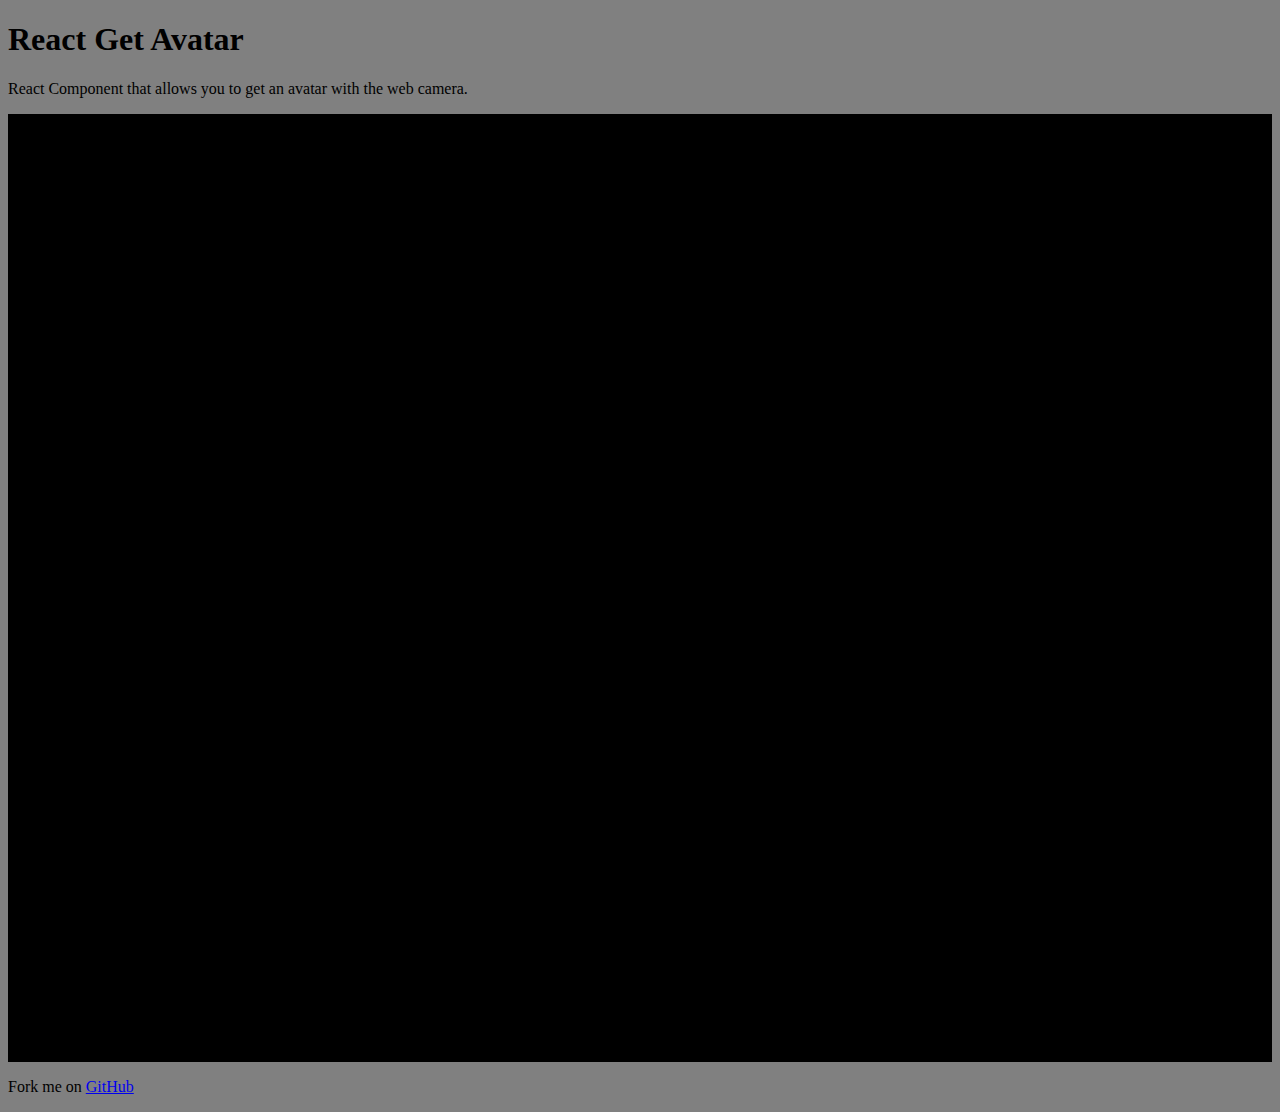
<file: react-get-avatar/index.html>
<!doctype html>
<html>
  <head>
    <title>React Get Avatar</title>
    <meta charset="utf-8" />
    <meta name="viewport" content="width=device-width" />
    <meta name="keywords" content="react,webcam,avatar" />
    <link href="https://fonts.googleapis.com/css?family=Ubuntu:400,700" rel="stylesheet">
    <style>
      html {
        background-color: gray;
      }
    </style>
  </head>
  <body>
    <div id="root"></div>
    <script src="assets/application.js"></script>
  </body>
</html>
</file>
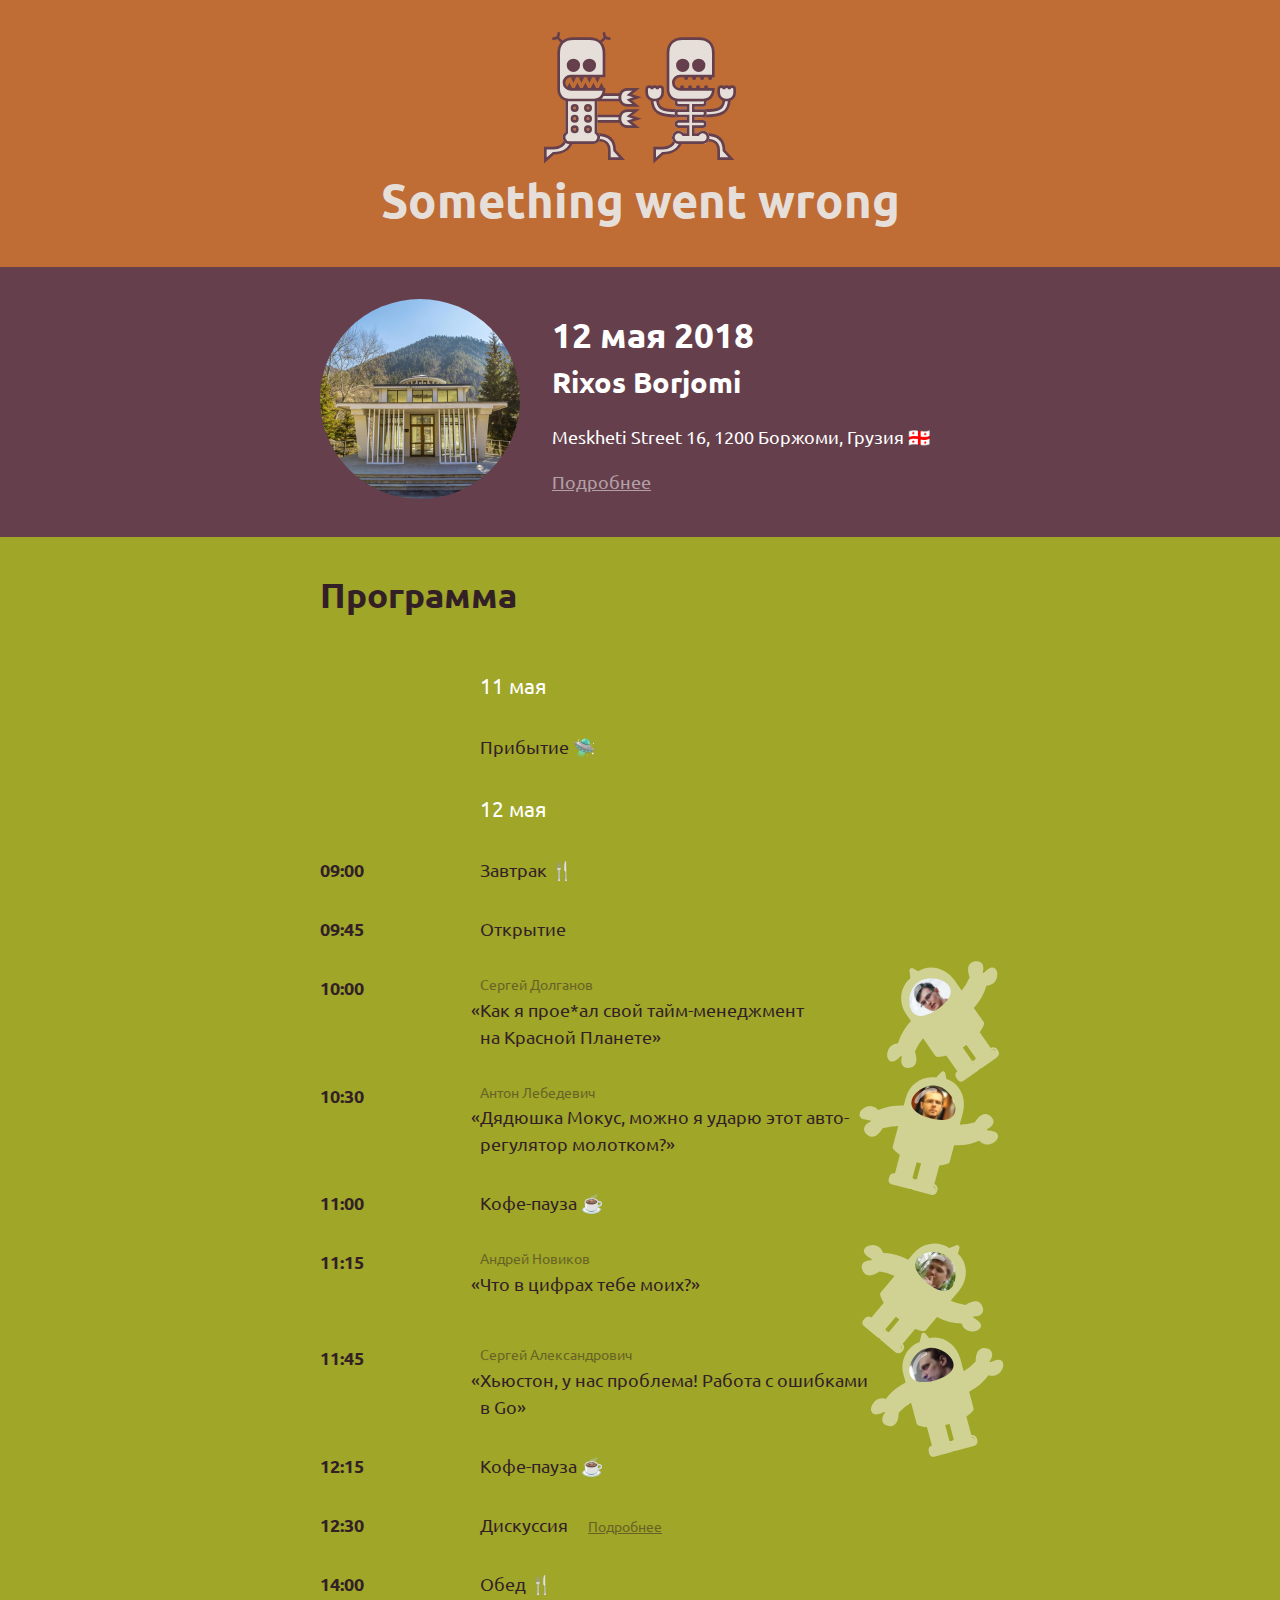
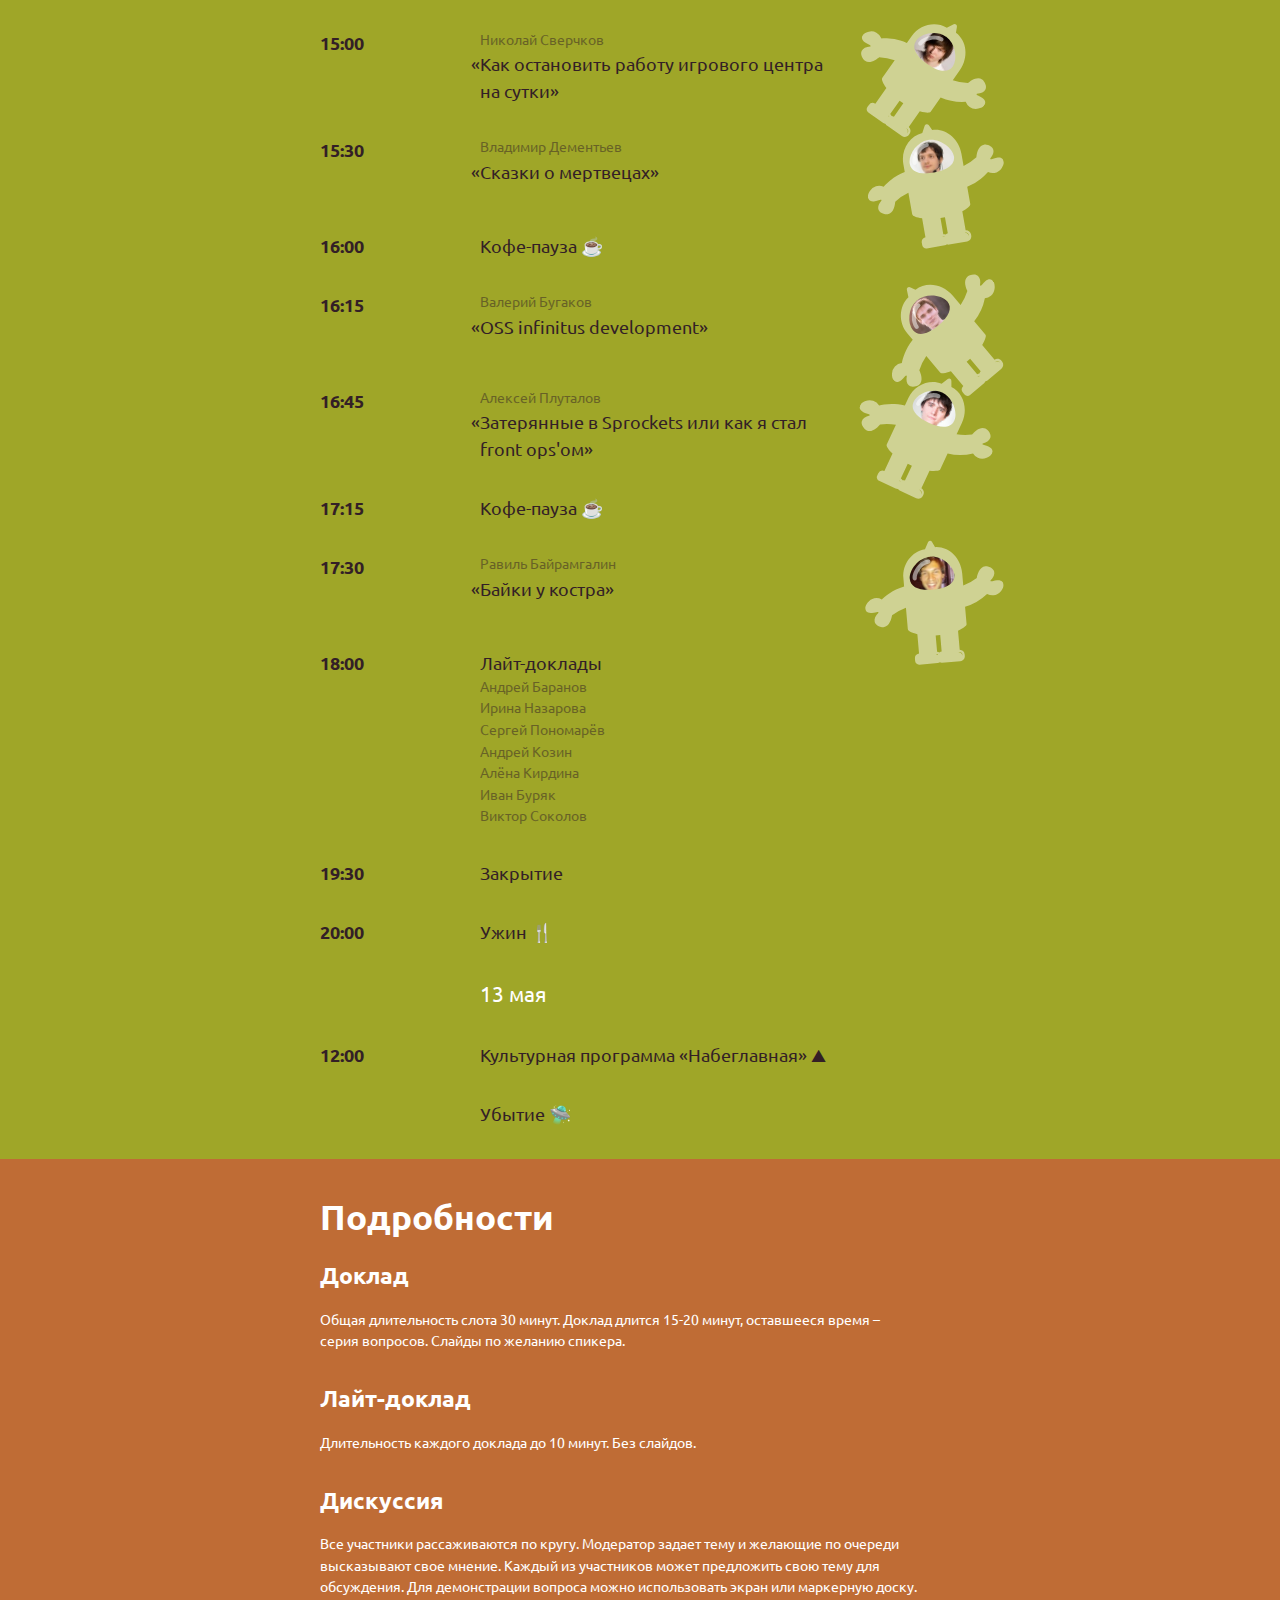
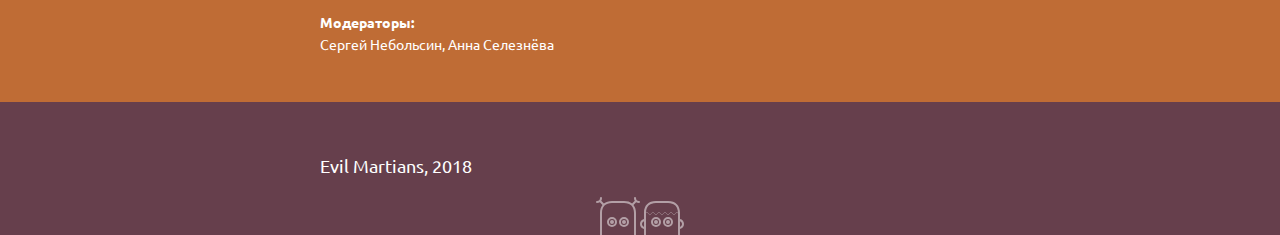
<file: conf/program/index.html>
<!DOCTYPE html>
<html lang="ru">
<head>
  <meta charset="UTF-8">
  <meta name="viewport" content="width=device-width, initial-scale=1.0">
  <title>Марсианская конференция</title>
  <link href="https://fonts.googleapis.com/css?family=Ubuntu:400,700" rel="stylesheet">
  <link rel="stylesheet" href="styles.css?8">
</head>
<body>
  <section class="section section_orange">
    <div class="logo">
      <!--<svg xmlns="http://www.w3.org/2000/svg" viewBox="0 0 300 300">
        <g fill="#fff">
          <circle cx="212" cy="66" r="4"/><circle cx="236" cy="66" r="4"/><circle cx="48" cy="66" r="4"/><circle cx="72" cy="66" r="4"/>
          <path d="M212 76c-5.5 0-10-4.5-10-10s4.5-10 10-10 10 4.5 10 10-4.5 10-10 10zm0-16c-3.3 0-6 2.7-6 6s2.7 6 6 6 6-2.7 6-6-2.7-6-6-6zm24 16c-5.5 0-10-4.5-10-10s4.5-10 10-10 10 4.5 10 10-4.5 10-10 10zm0-16c-3.3 0-6 2.7-6 6s2.7 6 6 6 6-2.7 6-6-2.7-6-6-6zm62.8 148L284 193.2V188a28 28 0 0 0-24-27.7V156h4a28 28 0 0 0 28-28v-26a6 6 0 0 0-10-4.5c-1.1-1-2.5-1.5-4-1.5s-2.9.6-4 1.5a6 6 0 0 0-10 4.5v22a4 4 0 0 1-4 4v-28h-10v-1c0-1.7-1.3-3-3-3s-3 1.3-3 3v1h-6v-1c0-1.7-1.3-3-3-3s-3 1.3-3 3v1h-6v-1c0-1.7-1.3-3-3-3s-3 1.3-3 3v1h-6v-1c0-1.7-1.3-3-3-3s-3 1.3-3 3v1c-4.4 0-8-3.6-8-8s3.6-8 8-8h6v1c0 1.7 1.3 3 3 3s3-1.3 3-3v-1h6v1c0 1.7 1.3 3 3 3s3-1.3 3-3v-1h6v1c0 1.7 1.3 3 3 3s3-1.3 3-3v-1h6v1c0 1.7 1.3 3 3 3s3-1.3 3-3v-1h4v-4.2a10 10 0 0 0 0-19.6V48c0-15.3-8.7-24-24-24h-24c-15.3 0-24 8.7-24 24v12.2a10 10 0 0 0 0 19.6V128a4 4 0 0 1-4-4v-22a6 6 0 0 0-10-4.5c-1.1-1-2.5-1.5-4-1.5s-2.9.6-4 1.5a6 6 0 0 0-10 4.5v26a28 28 0 0 0 28 28h4v16a4 4 0 0 1-4 4h-16v42.8l14.8-14.8h5.2c10.9 0 20.7-6.2 25.3-16H252a4 4 0 0 1 4 4v16h42.8zM260 132a8 8 0 0 0 8-8v-22c0-1.1.9-2 2-2s2 .9 2 2 .9 2 2 2 2-.9 2-2 .9-2 2-2 2 .9 2 2 .9 2 2 2 2-.9 2-2 .9-2 2-2 2 .9 2 2v26a24 24 0 0 1-24 24h-4v-20zm0-67.7c2.3.8 4 3 4 5.7s-1.7 4.8-4 5.7V64.3zM212 28h24c12.5 0 19.5 6.6 20 18.7l-1.8-2.2-6.1 6.1-6-6-6 6-6-6-6 6-6-6-6 6-6-6-6 6-5.9-5.9-2 1.6c.5-11.8 7.5-18.3 19.8-18.3zm-28 42c0-2.6 1.7-4.8 4-5.7v11.3a6 6 0 0 1-4-5.6zm68 114h-41.3l-.5 1.2A23.9 23.9 0 0 1 188 200h-6.8l-9.2 9.2V180h12a8 8 0 0 0 8-8v-20h-8a24 24 0 0 1-24-24v-26c0-1.1.9-2 2-2s2 .9 2 2 .9 2 2 2 2-.9 2-2 .9-2 2-2 2 .9 2 2 .9 2 2 2 2-.9 2-2 .9-2 2-2 2 .9 2 2v22a8 8 0 0 0 8 8h4V49.2l1.9-1.9 6.1 6.1 6-6 6 6 6-6 6 6 6-6 6 6 6-6 6 6 5.9-5.9 2.1 2.8V80h-48c-6.6 0-12 5.4-12 12s5.4 12 12 12h48v59.9l1.8.1a24.2 24.2 0 0 1 22.2 24v6.8l9.2 9.2H260v-12a8 8 0 0 0-8-8zM48 76c-5.5 0-10-4.5-10-10s4.5-10 10-10 10 4.5 10 10-4.5 10-10 10zm0-16c-3.3 0-6 2.7-6 6s2.7 6 6 6 6-2.7 6-6-2.7-6-6-6zm24 16c-5.5 0-10-4.5-10-10s4.5-10 10-10 10 4.5 10 10-4.5 10-10 10zm0-16c-3.3 0-6 2.7-6 6s2.7 6 6 6 6-2.7 6-6-2.7-6-6-6zm64.1 81.3l11.6-9.3H96v-4h51.7l-11.6-9.3 14.2-4.7-14.2-4.7 11.6-9.3H94l-4-8-4 8h-4l-4-8-4 8h-4l-4-8-4 8h-4l-4-8-4 8h-4l-4-8-3.1 6.2A8 8 0 0 1 44 84l4 8 4-8h4l4 8 4-8h4l4 8 4-8h4l4 8 4-8h8V48c0-6.7-1.7-12.2-4.9-16.2l5.3-5.3c1.6 1 3.5 1.5 5.7 1.5 1.1 0 2-.9 2-2s-.9-2-2-2c-3.8 0-6-2.2-6-6 0-1.1-.9-2-2-2s-2 .9-2 2c0 2.2.5 4.1 1.5 5.7L88.3 29c-4-3.2-9.5-4.9-16.2-4.9H48c-6.7 0-12.2 1.7-16.2 4.9l-5.3-5.3c1-1.6 1.5-3.5 1.5-5.7 0-1.1-.9-2-2-2s-2 .9-2 2c0 3.8-2.2 6-6 6-1.1 0-2 .9-2 2s.9 2 2 2c2.2 0 4.1-.5 5.7-1.5l5.3 5.3c-3.2 4-4.9 9.5-4.9 16.2v34.8L3.9 94l18 10-18 10 18 10-18 10 18 10-18 10L24 165.2v6.8a4 4 0 0 1-4 4H4v42.8L18.8 204H24c10.9 0 20.7-6.2 25.3-16H88a4 4 0 0 1 4 4v16h42.8L120 193.2V188a28 28 0 0 0-24-27.7v-.3h51.7l-11.6-9.3 14.2-4.7-14.2-4.7zM96 104h40.3l-8.4 6.7 9.8 3.3-9.8 3.3 8.4 6.7H96v-20zM24 87.4v13.2L12.1 94 24 87.4zm0 20v13.2L12.1 114l11.9-6.6zm0 20v13.2L12.1 134l11.9-6.6zM12.1 154l11.9-6.6v13.2L12.1 154zM28 48c0-12.9 7.1-20 20-20h24c12.9 0 20 7.1 20 20v32H44c-6.6 0-12 5.4-12 12s5.4 12 12 12h48v32h44.3l-8.4 6.7 9.8 3.3-9.8 3.3 8.4 6.7H92v7.9l1.8.1a24.2 24.2 0 0 1 22.2 24v6.8l9.2 9.2H96v-12a8 8 0 0 0-8-8H46.7l-.5 1.2A23.9 23.9 0 0 1 24 200h-6.8L8 209.2V180h12a8 8 0 0 0 8-8V48zm26 184h8v48h-8zm30 48v-7H72v-41h-8v48zm-46 0a14 14 0 0 0 14-14v-34h-8v35a6 6 0 0 1-6 6h-2v-41h-8v48h10zm112-48a14 14 0 0 0-14 14v34h8v-17h8v17h8v-48h-10zm-6 24v-11a6 6 0 0 1 6-6h2v17h-8zm42-10a14 14 0 0 0-14-14h-10v48h8v-17h2a6 6 0 0 1 6 6v11h8v-10c0-4.5-2.2-8.2-5.5-10.5 3.4-2.3 5.5-6 5.5-10.5v-3zm-8 4a6 6 0 0 1-6 6h-2v-17h2a6 6 0 0 1 6 6v5zm56-18a14 14 0 0 0-14 14v34h8v-16h8v16h8v-48h-10zm-6 25v-12a6 6 0 0 1 6-6h2v18h-8zm-20-25h-20v7h6v41h8v-41h6zm2 0h8v48h-8zm-92 13a6 6 0 0 1 6-6h2v41h8v-48h-10c-3.9 0-7.5 2.1-10 5.2a13.1 13.1 0 0 0-10-5.2H94v48h8v-41h2a6 6 0 0 1 6 6v35h8v-35zm128-13v48h8v-39.3c4.1 1.7 8 6.5 8 11.3v28h8v-48h-8v5.6c-3-3.5-7.2-5.6-12-5.6h-4zM4 232v34a14 14 0 0 0 14 14h8v-7h-8a6 6 0 0 1-6-6v-12h12v-7H12v-9h14v-7H4zm292 16v-4c0-9-4.3-13-12-13s-12 5.3-12 13c0 15 16 15.1 16 24v1c0 3-1 5-4 5s-4-2-4-5v-5h-8v4c0 9.1 4.3 13 12 13s12-5.3 12-13c0-14.9-16-15-16-24v-1c0-3 1-5 4-5s4 2 4 5v5h8z"/>
        </g>
      </svg>-->
      <img src="img/logo-skeleton.svg" width="144" height="99">
    </div>

    <div class="wrap">
      <h1 class="heading1">Something went wrong</h1>
    </div>
  </section>

  <section class="section section_brown">
    <div class="venue wrap">
      <div class="venue-photo">
        <img class="venue-photo-image" src="photos/rixos.jpg" alt="Rixos Borjomi">
      </div>
      <div class="venue-info">
        <h2 class="heading2 dateplace wrap">12 мая 2018</h2>
        <h3 class="heading3">Rixos Borjomi</h3>
        <p>Meskheti Street 16, 1200 Боржоми, Грузия  🇬🇪</p>
        <a href="https://www.booking.com/hotel/ge/rixos-borjomi.ru.html" target="_blank" class="venue-link">Подробнее</a>
      </div>
    </div>
  </section>

  <section class="section section_green">
    <h2 class="heading2 wrap">Программа</h2>
    <div class="schedule wrap">

      <div class="schedule-title">11 мая</div>

      <div class="schedule-time">&nbsp;</div>
      <div class="schedule-event">Прибытие 🛸</div>

      <div class="schedule-title">12 мая</div>

      <div class="schedule-time">09:00</div>
      <div class="schedule-event">Завтрак 🍴</div>

      <div class="schedule-time">09:45</div>
      <div class="schedule-event">Открытие</div>

      <div class="schedule-time">10:00</div>
      <div class="schedule-event">
        <div class="talk">
          <div class="speaker-photo speaker-photo_1">
            <img class="speaker-photo-img" src="photos/sclinede.jpg" width="55" height="55" alt="">
          </div>
          <div class="talk-info">
            <div class="speaker-name">Сергей Долганов</div>
            <div class="talk-title">Как я прое*ал свой тайм-менеджмент на&nbsp;Красной Планете</div>
          </div>
        </div>
      </div>

      <div class="schedule-time">10:30</div>
      <div class="schedule-event">
        <div class="talk">
          <div class="speaker-photo speaker-photo_2">
            <img class="speaker-photo-img" src="photos/mabrek.jpg" width="55" height="55" alt="">
          </div>
          <div class="talk-info">
            <div class="speaker-name">Антон Лебедевич</div>
            <div class="talk-title">Дядюшка Мокус, можно я ударю этот авто-регулятор молотком?</div>
          </div>
        </div>
      </div>

      <div class="schedule-time">11:00</div>
      <div class="schedule-event">Кофе-пауза ☕</div>

      <div class="schedule-time">11:15</div>
      <div class="schedule-event">
        <div class="talk">
          <div class="speaker-photo speaker-photo_3">
            <img class="speaker-photo-img" src="photos/envek2.jpg" width="55" height="55" alt="">
          </div>
          <div class="talk-info">
            <div class="speaker-name">Андрей Новиков</div>
            <div class="talk-title">Что в цифрах тебе моих?</div>
          </div>
        </div>
      </div>

      <div class="schedule-time">11:45</div>
      <div class="schedule-event">
        <div class="talk">
          <div class="speaker-photo speaker-photo_4">
            <img class="speaker-photo-img" src="photos/darthsim.jpg" width="55" height="55" alt="">
          </div>
          <div class="talk-info">
            <div class="speaker-name">Сергей Александрович</div>
            <div class="talk-title">Хьюстон, у нас проблема! Работа с ошибками в&nbsp;Go</div>
          </div>
        </div>
      </div>

      <div class="schedule-time">12:15</div>
      <div class="schedule-event">Кофе-пауза ☕</div>

      <div class="schedule-time">12:30</div>
      <div class="schedule-event"><span>Дискуссия <a href="#discussion" class="schedule-link">Подробнее</a></span></div>

      <div class="schedule-time">14:00</div>
      <div class="schedule-event">Обед 🍴</div>

      <div class="schedule-time">15:00</div>
      <div class="schedule-event">
        <div class="talk">
          <div class="speaker-photo speaker-photo_5">
            <img class="speaker-photo-img" src="photos/ssnickolay.jpg" width="55" height="55" alt="">
          </div>
          <div class="talk-info">
            <div class="speaker-name">Николай Сверчков</div>
            <div class="talk-title">Как остановить работу игрового центра на&nbsp;сутки</div>
          </div>
        </div>
      </div>

      <div class="schedule-time">15:30</div>
      <div class="schedule-event">
        <div class="talk">
          <div class="speaker-photo speaker-photo_6">
            <img class="speaker-photo-img" src="photos/palkan2.jpg" width="55" height="55" alt="">
          </div>
          <div class="talk-info">
            <div class="speaker-name">Владимир Дементьев</div>
            <div class="talk-title">Сказки о мертвецах</div>
          </div>
        </div>
      </div>

      <div class="schedule-time">16:00</div>
      <div class="schedule-event">Кофе-пауза ☕</div>

      <div class="schedule-time">16:15</div>
      <div class="schedule-event">
        <div class="talk">
          <div class="speaker-photo speaker-photo_7">
            <img class="speaker-photo-img" src="photos/valerybugakov.jpg" width="55" height="55" alt="">
          </div>
          <div class="talk-info">
            <div class="speaker-name">Валерий Бугаков</div>
            <div class="talk-title">OSS infinitus development</div>
          </div>
        </div>
      </div>

      <div class="schedule-time">16:45</div>
      <div class="schedule-event">
        <div class="talk">
          <div class="speaker-photo speaker-photo_8">
            <img class="speaker-photo-img" src="photos/demiazz.jpg" width="55" height="55" alt="">
          </div>
          <div class="talk-info">
            <div class="speaker-name">Алексей Плуталов</div>
            <div class="talk-title">Затерянные в Sprockets или как я стал front&nbsp;ops'ом</div>
          </div>
        </div>
      </div>

      <div class="schedule-time">17:15</div>
      <div class="schedule-event">Кофе-пауза ☕</div>

      <div class="schedule-time">17:30</div>
      <div class="schedule-event">
        <div class="talk">
          <div class="speaker-photo speaker-photo_9">
            <img class="speaker-photo-img" src="photos/brainopia.jpg" width="55" height="55" alt="">
          </div>
          <div class="talk-info">
            <div class="speaker-name">Равиль Байрамгалин</div>
            <div class="talk-title">Байки у костра</div>
          </div>
        </div>
      </div>

      <div class="schedule-time">18:00</div>
      <div class="schedule-event">
        <span>Лайт-доклады</span>
        <div class="speaker-name">Андрей Баранов</div>
        <div class="speaker-name">Ирина Назарова</div>
        <div class="speaker-name">Сергей Пономарёв</div>
        <div class="speaker-name">Андрей Козин</div>
        <div class="speaker-name">Алёна Кирдина</div>
        <div class="speaker-name">Иван Буряк</div>
        <div class="speaker-name">Виктор Соколов</div>
      </div>

      <div class="schedule-time">19:30</div>
      <div class="schedule-event">Закрытие</div>

      <div class="schedule-time">20:00</div>
      <div class="schedule-event">Ужин 🍴</div>

      <div class="schedule-title">13 мая</div>

      <div class="schedule-time">12:00</div>
      <div class="schedule-event">Культурная программа «Набеглавная» ⛰</div>

      <div class="schedule-time">&nbsp;</div>
      <div class="schedule-event">Убытие 🛸</div>

    </div>
  </section>

  <section class="section section_orange">
    <h2 class="heading2 wrap">Подробности</h2>
    <div class="event wrap">
      <h3 class="heading3" id="talk">Доклад</h3>
      <p class="event-text">
        Общая длительность слота 30 минут. Доклад длится 15-20 минут, оставшееся время – серия&nbsp;вопросов. Слайды по желанию спикера.
      </p>
    </div>
    <div class="event wrap">
      <h3 class="heading3" id="lighttalks">Лайт-доклад</h3>
      <p class="event-text">
        Длительность каждого доклада до&nbsp;10&nbsp;минут. Без слайдов.
      </p>
    </div>
    <div class="event wrap">
      <h3 class="heading3" id="discussion">Дискуссия</h3>
      <p class="event-text">
        Все участники рассаживаются по кругу. Модератор задает тему и желающие по очереди высказывают свое мнение.
        Каждый из участников может предложить свою тему для обсуждения. Для демонстрации вопроса можно использовать экран или маркерную доску.
      </p>
      <p><b>Модераторы:</b><br/>
        Сергей Небольсин, Анна Селезнёва
      </p>
    </div>
  </section>

  <section class="section section_brown">
    <p class="wrap">Evil Martians, 2018</p>
    <div class="logo-footer">
      <svg xmlns="http://www.w3.org/2000/svg" viewBox="0 0 192 76">
        <g fill="#fff">
          <path d="M132 50a4 4 0 1 1-8 0 4 4 0 0 1 8 0M156 50a4 4 0 1 1-8 0 4 4 0 0 1 8 0"/>
          <path d="M44 50a4 4 0 1 1-8 0 4 4 0 0 1 8 0M68 50a4 4 0 1 1-8 0 4 4 0 0 1 8 0M128 60a10 10 0 1 1 0-20 10 10 0 0 1 0 20zm0-16a6 6 0 1 0 0 12 6 6 0 0 0 0-12zM152 60a10 10 0 1 1 0-20 10 10 0 0 1 0 20zm0-16a6 6 0 1 0 0 12 6 6 0 0 0 0-12z"/>
          <path d="M176 76V63.8c5-1 8-5 8-9.8s-3-8.9-8-9.8V32c0-15.3-8.7-24-24-24h-24c-15.3 0-24 8.7-24 24v12.2c-5 1-8 5-8 9.8s3 8.9 8 9.8V76h4V32c0-12.9 7.1-20 20-20h24c12.9 0 20 7.1 20 20v44h4zm0-27.7c2 .9 4 3 4 5.7s-2 4.8-4 5.7V48.3zm-72 0v11.4c-2-.9-4-3-4-5.7s2-4.8 4-5.7zM40 60a10 10 0 1 1 0-20 10 10 0 0 1 0 20zm0-16a6 6 0 1 0 0 12 6 6 0 0 0 0-12zM74 50a10 10 0 1 1-20 0 10 10 0 0 1 20 0zm-16 0a6 6 0 1 0 12 0 6 6 0 0 0-12 0z"/>
          <path d="M88 76V32c0-6.7-1.7-12.2-5-16.2l5.3-5.3c1.6 1 3.5 1.5 5.7 1.5a2 2 0 0 0 0-4c-3.8 0-6-2.2-6-6a2 2 0 0 0-4 0c0 2.2.5 4.1 1.5 5.7l-5.3 5.2C76.2 9.7 70.7 8 64 8H40c-6.7 0-12.2 1.7-16.2 5l-5.3-5.3C19.5 6 20 4.2 20 2a2 2 0 0 0-4 0c0 3.8-2.2 6-6 6a2 2 0 0 0 0 4c2.2 0 4.1-.5 5.7-1.5l5.2 5.3c-3.2 4-4.9 9.5-4.9 16.2v44h4V32c0-12.9 7.1-20 20-20h24c12.9 0 20 7.1 20 20v44h4"/>
        </g>
        <path d="M152 10.5h-24c-14.1 0-22.5 7.5-22.5 21.5v2l4.3-4 6 6 6.1-6 6 6 6-6 6 6 6.1-6 6 6 6-6 6 6 5.8-6 3.7 4v-2c0-14-7.4-21.5-21.5-21.5z" stroke="#fff" fill="transparent"/>
      </svg>
    </div>
  </section>
</body>
</html>
</file>
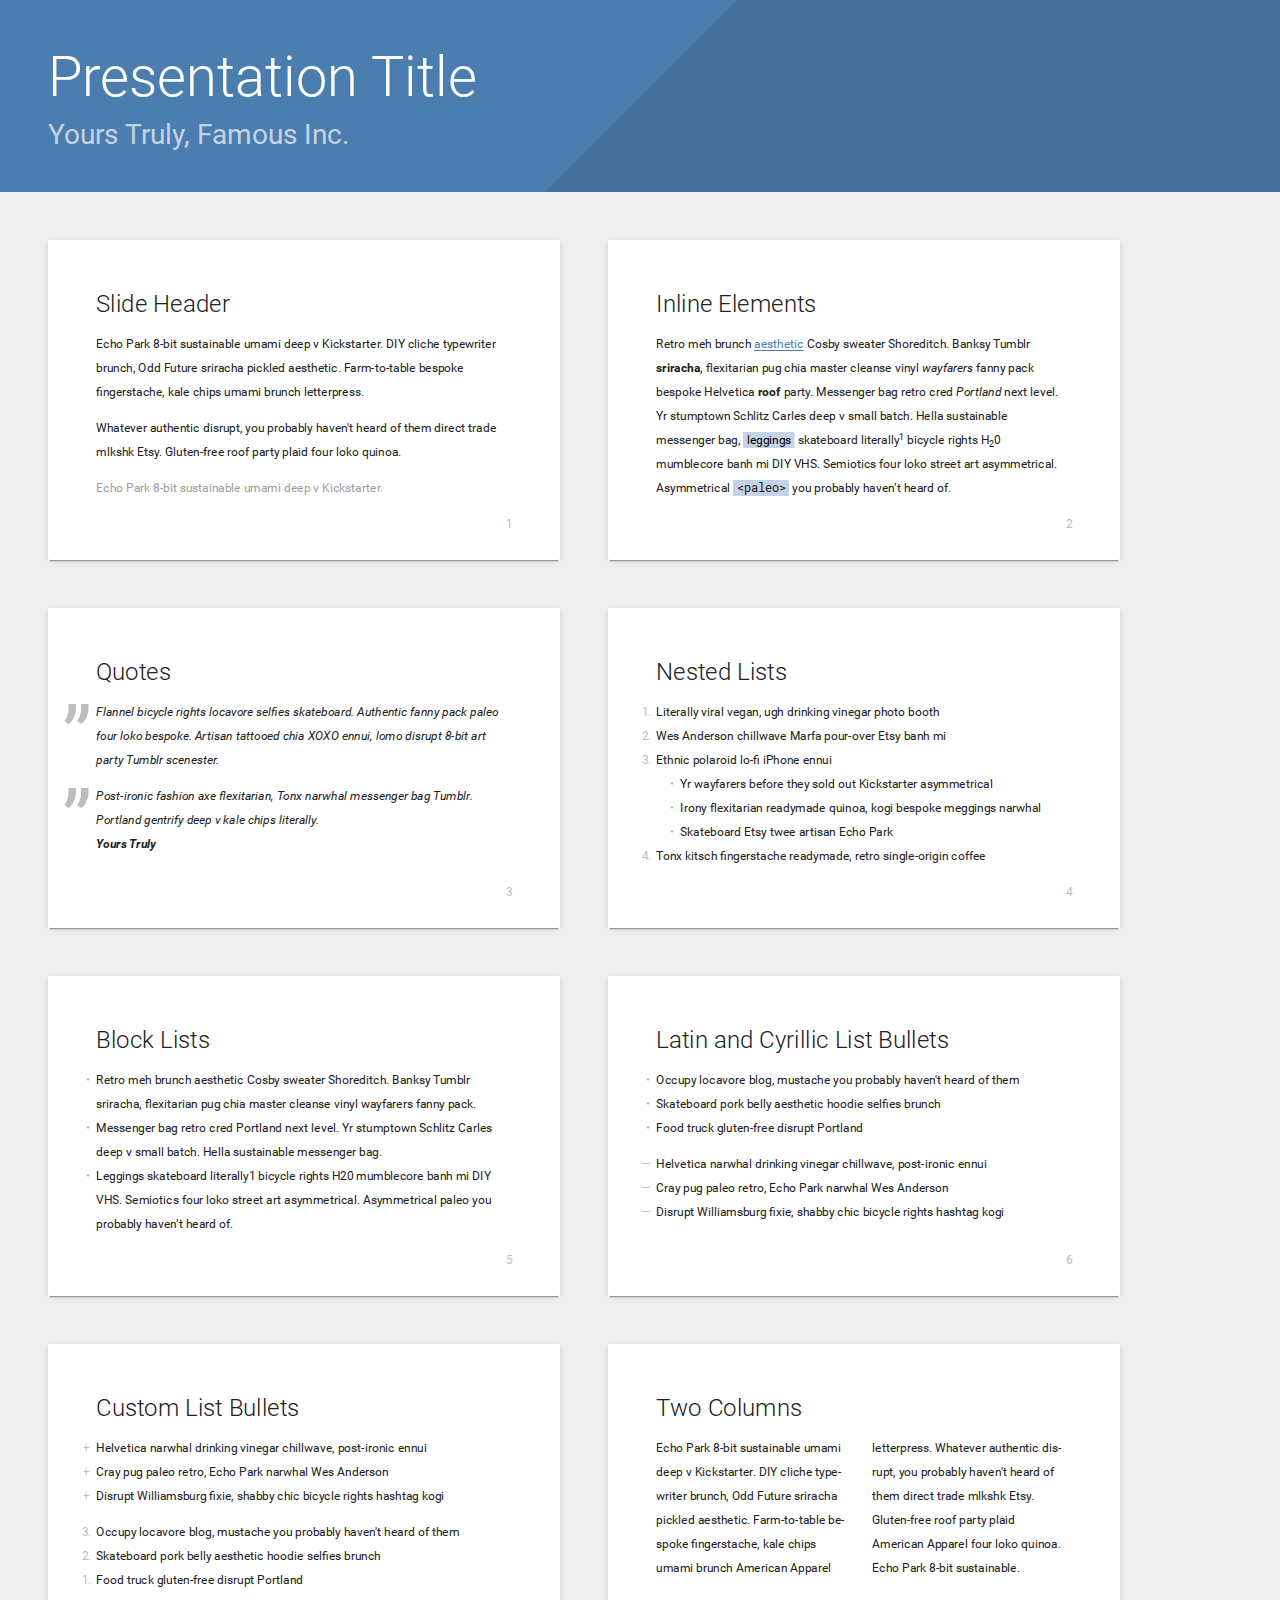
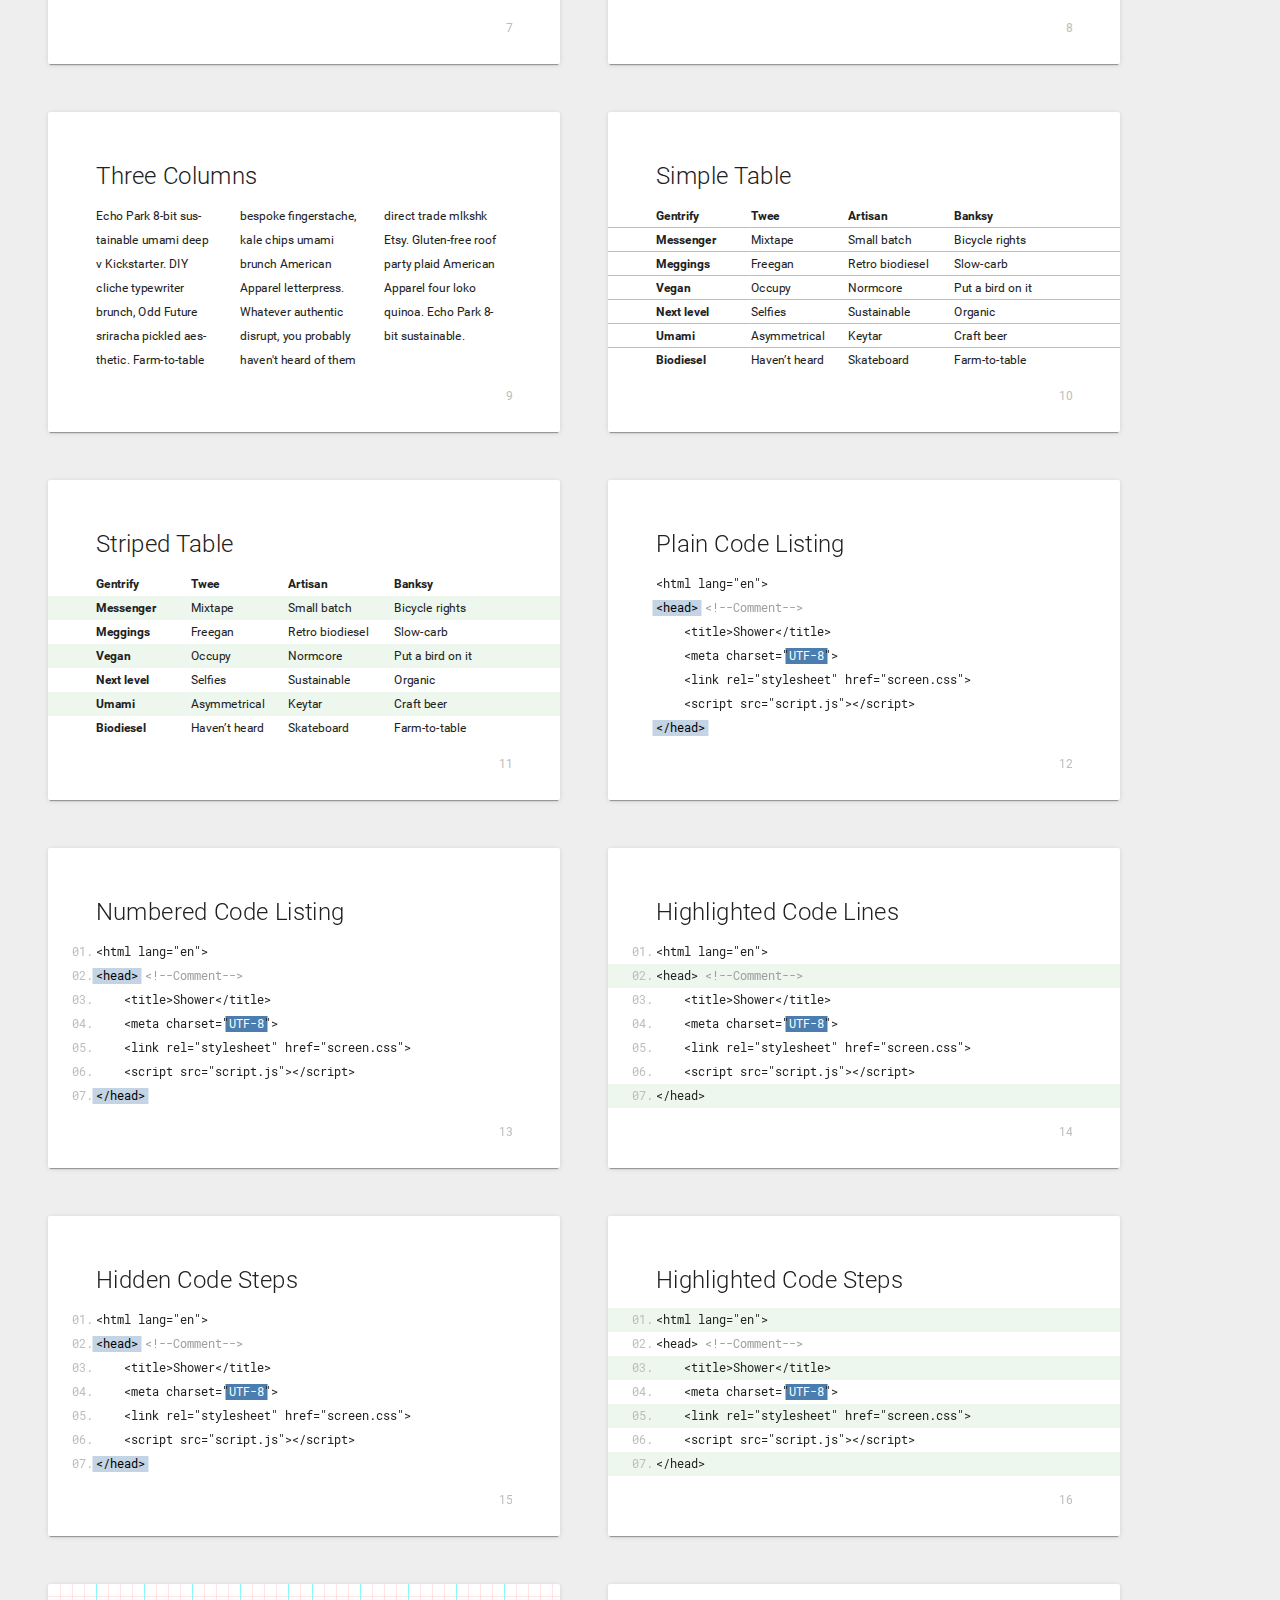
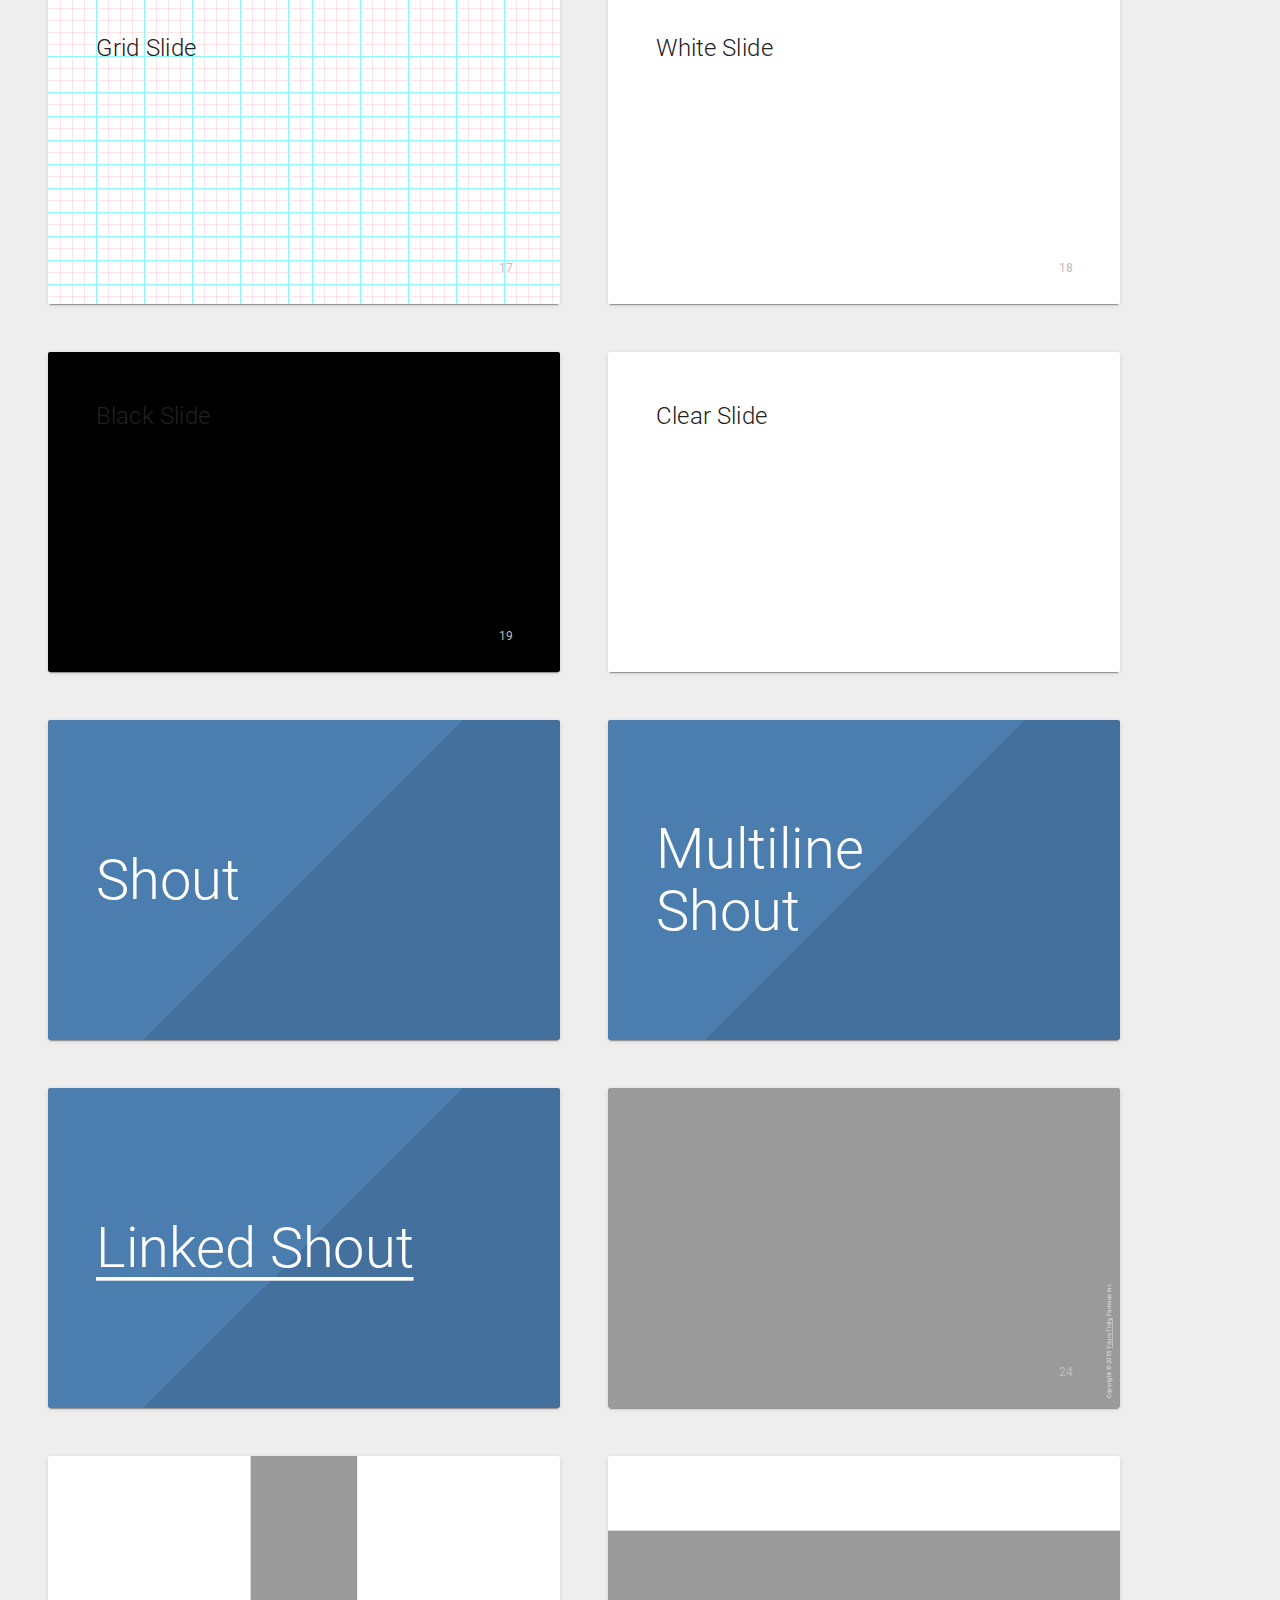
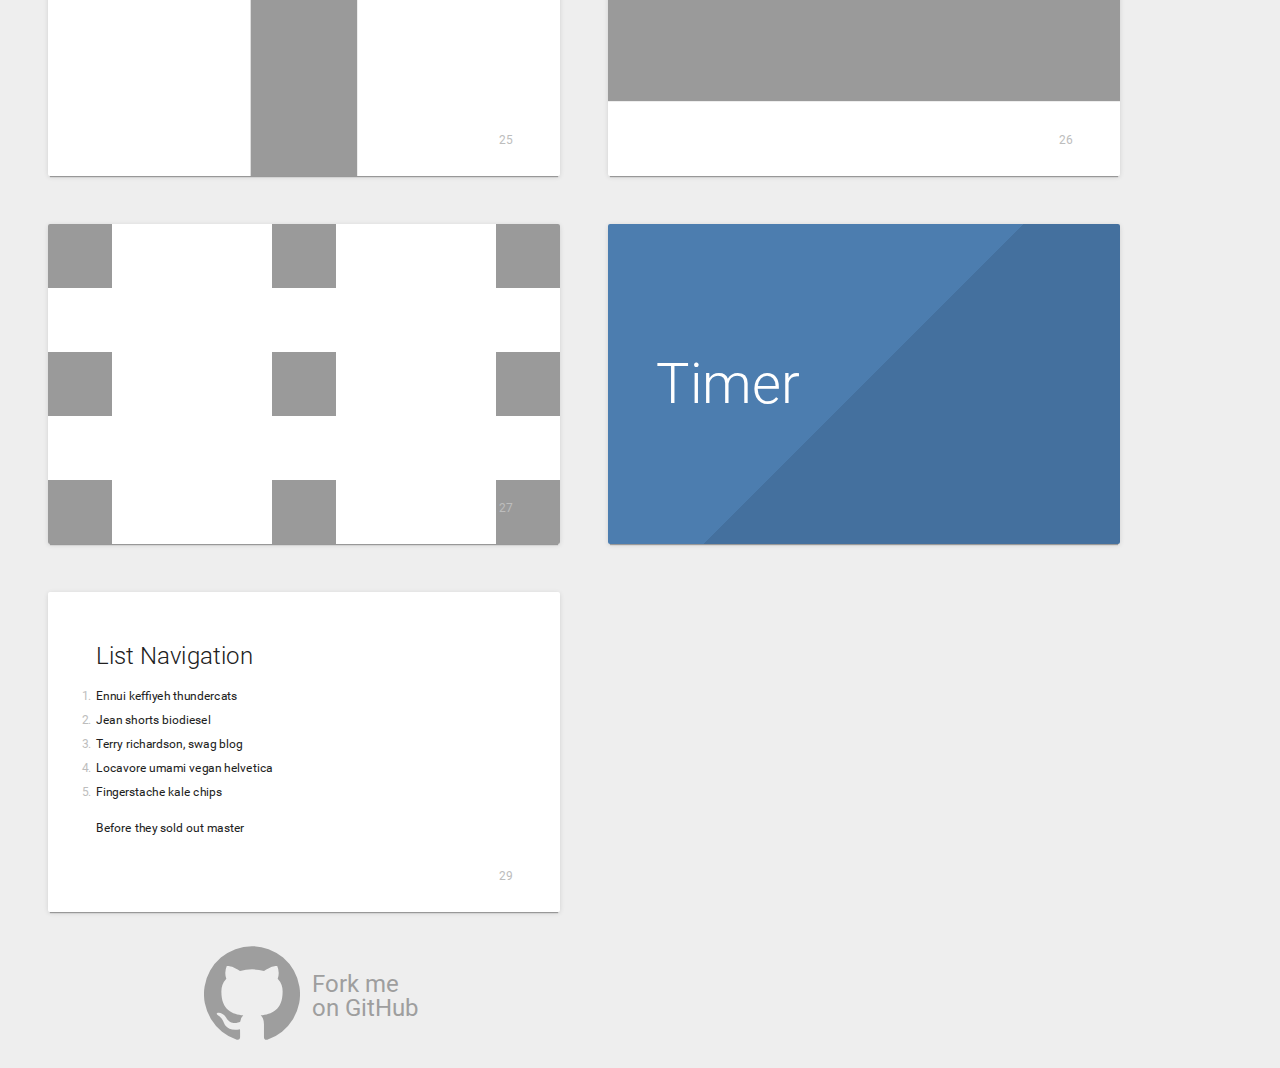
<file: modal/shower/themes/material/index.html>
<!DOCTYPE html>
<html lang="en">
<head>
	<title>Material theme for Shower</title>
	<meta charset="utf-8">
	<meta http-equiv="x-ua-compatible" content="ie=edge">
	<meta name="viewport" content="width=device-width, initial-scale=1, maximum-scale=1">
	<link rel="stylesheet" href="styles/screen-16x10.css">
</head>
<body class="shower list">
	<header class="caption">
		<h1>Presentation Title</h1>
		<p><a href="">Yours Truly</a>, Famous Inc.</p>
	</header>
	<section class="slide">
		<h2>Slide Header</h2>
		<p>Echo Park 8-bit sustainable umami deep v Kickstarter. DIY cliche typewriter brunch, Odd Future sriracha pickled aesthetic. Farm-to-table bespoke fingerstache, kale chips umami brunch letterpress.</p>
		<p>Whatever authentic disrupt, you probably haven't heard of them direct trade mlkshk Etsy. Gluten-free roof party plaid four loko quinoa.</p>
		<p class="note">Echo Park 8-bit sustainable umami deep v Kickstarter.</p>
	</section>
	<section class="slide">
		<h2>Inline Elements</h2>
		<p>Retro meh brunch <a href="">aesthetic</a> Cosby sweater Shoreditch. Banksy Tumblr <strong>sriracha</strong>, flexitarian pug chia master cleanse vinyl <em>wayfarers</em> fanny pack bespoke Helvetica <b>roof</b> party. Messenger bag retro cred <i>Portland</i> next level. Yr stumptown Schlitz Carles deep v small batch. Hella sustainable messenger bag, <mark>leggings</mark> skateboard literally<sup>1</sup> bicycle rights H<sub>2</sub>0 mumblecore banh mi DIY VHS. Semiotics four loko street art asymmetrical. Asymmetrical <code>&lt;paleo&gt;</code> you probably haven’t heard of.</p>
		<footer class="footer">
			<p>Retro meh brunch <a href="">aesthetic</a> Cosby sweater Shoreditch. Banksy Tumblr <strong>sriracha</strong>, flexitarian pug chia master cleanse vinyl <em>wayfarers</em> fanny pack bespoke Helvetica <b>roof</b> party. Messenger bag retro cred <i>Portland</i> next level. Yr stumptown Schlitz Carles deep v small batch. Hella sustainable messenger bag, <mark>leggings</mark> skateboard literally<sup>1</sup> bicycle rights H<sub>2</sub>0 mumblecore banh mi DIY VHS. Semiotics four loko street art asymmetrical. Asymmetrical <code>&lt;paleo&gt;</code> you probably haven’t heard of.</p>
		</footer>
	</section>
	<section class="slide">
		<h2>Quotes</h2>
		<blockquote>
			<p>Flannel bicycle rights locavore selfies skateboard. Authentic fanny pack paleo four loko bespoke. Artisan tattooed chia XOXO ennui, lomo disrupt 8-bit art party Tumblr scenester.</p>
		</blockquote>
		<figure>
			<blockquote>
				<p>Post-ironic fashion axe flexitarian, Tonx narwhal messenger bag Tumblr. Portland gentrify deep v kale chips literally.</p>
			</blockquote>
			<figcaption>Yours Truly</figcaption>
		</figure>
	</section>
	<section class="slide">
		<h2>Nested Lists</h2>
		<ol>
			<li>Literally viral vegan, ugh drinking vinegar photo booth</li>
			<li>Wes Anderson chillwave Marfa pour-over Etsy banh mi</li>
			<li>Ethnic polaroid lo-fi iPhone ennui
				<ul>
					<li>Yr wayfarers before they sold out Kickstarter asymmetrical</li>
					<li>Irony flexitarian readymade quinoa, kogi bespoke meggings narwhal</li>
					<li>Skateboard Etsy twee artisan Echo Park</li>
				</ul>
			</li>
			<li>Tonx kitsch fingerstache readymade, retro single-origin coffee</li>
		</ol>
	</section>
	<section class="slide">
		<h2>Block Lists</h2>
		<ul>
			<li>Retro meh brunch aesthetic Cosby sweater Shoreditch. Banksy Tumblr sriracha, flexitarian pug chia master cleanse vinyl wayfarers fanny pack.</li>
			<li>Messenger bag retro cred Portland next level. Yr stumptown Schlitz Carles deep v small batch. Hella sustainable messenger bag.</li>
			<li>Leggings skateboard literally1 bicycle rights H20 mumblecore banh mi DIY VHS. Semiotics four loko street art asymmetrical. Asymmetrical paleo you probably haven’t heard of.</li>
		</ul>
	</section>
	<section class="slide">
		<h2>Latin and Cyrillic List Bullets</h2>
		<ul lang="en">
			<li>Occupy locavore blog, mustache you probably haven't heard of them</li>
			<li>Skateboard pork belly aesthetic hoodie selfies brunch</li>
			<li>Food truck gluten-free disrupt Portland</li>
		</ul>
		<ul lang="ru">
			<li>Helvetica narwhal drinking vinegar chillwave, post-ironic ennui</li>
			<li>Cray pug paleo retro, Echo Park narwhal Wes Anderson</li>
			<li>Disrupt Williamsburg fixie, shabby chic bicycle rights hashtag kogi</li>
		</ul>
	</section>
	<section class="slide">
		<h2>Custom List Bullets</h2>
		<ul>
			<li value="+">Helvetica narwhal drinking vinegar chillwave, post-ironic ennui</li>
			<li value="+">Cray pug paleo retro, Echo Park narwhal Wes Anderson</li>
			<li value="+">Disrupt Williamsburg fixie, shabby chic bicycle rights hashtag kogi</li>
		</ul>
		<ol>
			<li value="3">Occupy locavore blog, mustache you probably haven't heard of them</li>
			<li value="2">Skateboard pork belly aesthetic hoodie selfies brunch</li>
			<li value="1">Food truck gluten-free disrupt Portland</li>
		</ol>
	</section>
	<section class="slide">
		<h2>Two Columns</h2>
		<p class="double">Echo Park 8-bit sustainable umami deep v Kickstarter. DIY cliche typewriter brunch, Odd Future sriracha pickled aesthetic. Farm-to-table bespoke fingerstache, kale chips umami brunch American Apparel letterpress. Whatever authentic disrupt, you probably haven't heard of them direct trade mlkshk Etsy. Gluten-free roof party plaid American Apparel four loko quinoa. Echo Park 8-bit sustainable.</p>
	</section>
	<section class="slide">
		<h2>Three Columns</h2>
		<p class="triple">Echo Park 8-bit sustainable umami deep v Kickstarter. DIY cliche typewriter brunch, Odd Future sriracha pickled aesthetic. Farm-to-table bespoke fingerstache, kale chips umami brunch American Apparel letterpress. Whatever authentic disrupt, you probably haven't heard of them direct trade mlkshk Etsy. Gluten-free roof party plaid American Apparel four loko quinoa. Echo Park 8-bit sustainable.</p>
	</section>
	<section class="slide">
		<h2>Simple Table</h2>
		<table>
		<tr>
			<th scope="col">Gentrify</th>
			<th>Twee</th>
			<th>Artisan</th>
			<th>Banksy</th>
		</tr>
		<tr>
			<th scope="row">Messenger</th>
			<td>Mixtape</td>
			<td>Small batch</td>
			<td>Bicycle rights</td>
		</tr>
		<tr>
			<th scope="row">Meggings</th>
			<td>Freegan</td>
			<td>Retro biodiesel</td>
			<td>Slow-carb</td>
		</tr>
		<tr>
			<th scope="row">Vegan</th>
			<td>Occupy</td>
			<td>Normcore</td>
			<td>Put a bird on it</td>
		</tr>
		<tr>
			<th scope="row">Next level</th>
			<td>Selfies</td>
			<td>Sustainable</td>
			<td>Organic</td>
		</tr>
		<tr>
			<th scope="row">Umami</th>
			<td>Asymmetrical</td>
			<td>Keytar</td>
			<td>Craft beer</td>
		</tr>
		<tr>
			<th scope="row">Biodiesel</th>
			<td>Haven’t heard</td>
			<td>Skateboard</td>
			<td>Farm-to-table</td>
		</tr>
		</table>
	</section>
	<section class="slide">
		<h2>Striped Table</h2>
		<table class="striped">
		<tr>
			<th scope="col">Gentrify</th>
			<th>Twee</th>
			<th>Artisan</th>
			<th>Banksy</th>
		</tr>
		<tr>
			<th scope="row">Messenger</th>
			<td>Mixtape</td>
			<td>Small batch</td>
			<td>Bicycle rights</td>
		</tr>
		<tr>
			<th scope="row">Meggings</th>
			<td>Freegan</td>
			<td>Retro biodiesel</td>
			<td>Slow-carb</td>
		</tr>
		<tr>
			<th scope="row">Vegan</th>
			<td>Occupy</td>
			<td>Normcore</td>
			<td>Put a bird on it</td>
		</tr>
		<tr>
			<th scope="row">Next level</th>
			<td>Selfies</td>
			<td>Sustainable</td>
			<td>Organic</td>
		</tr>
		<tr>
			<th scope="row">Umami</th>
			<td>Asymmetrical</td>
			<td>Keytar</td>
			<td>Craft beer</td>
		</tr>
		<tr>
			<th scope="row">Biodiesel</th>
			<td>Haven’t heard</td>
			<td>Skateboard</td>
			<td>Farm-to-table</td>
		</tr>
		</table>
	</section>
	<section class="slide">
		<h2>Plain Code Listing</h2>
		<pre><code>&lt;html lang="en"&gt;
<mark>&lt;head&gt;</mark> <span class="comment">&lt;!--Comment--&gt;</span>
	&lt;title&gt;Shower&lt;/title&gt;
	&lt;meta charset="<mark class="important">UTF-8</mark>"&gt;
	&lt;link rel="stylesheet" href="screen.css"&gt;
	&lt;script src="script.js"&gt;&lt;/script&gt;
<mark>&lt;/head&gt;</mark></code></pre>
	</section>
	<section class="slide">
		<h2>Numbered Code Listing</h2>
		<pre>
			<code>&lt;html lang="en"&gt;</code>
			<code><mark>&lt;head&gt;</mark> <span class="comment">&lt;!--Comment--&gt;</span></code>
			<code>	&lt;title&gt;Shower&lt;/title&gt;</code>
			<code>	&lt;meta charset="<mark class="important">UTF-8</mark>"&gt;</code>
			<code>	&lt;link rel="stylesheet" href="screen.css"&gt;</code>
			<code>	&lt;script src="script.js"&gt;&lt;/script&gt;</code>
			<code><mark>&lt;/head&gt;</mark></code>
		</pre>
	</section>
	<section class="slide">
		<h2>Highlighted Code Lines</h2>
		<pre>
			<code>&lt;html lang="en"&gt;</code>
			<code class="mark">&lt;head&gt; <span class="comment">&lt;!--Comment--&gt;</span></code>
			<code>	&lt;title&gt;Shower&lt;/title&gt;</code>
			<code>	&lt;meta charset="<mark class="important">UTF-8</mark>"&gt;</code>
			<code>	&lt;link rel="stylesheet" href="screen.css"&gt;</code>
			<code>	&lt;script src="script.js"&gt;&lt;/script&gt;</code>
			<code class="mark">&lt;/head&gt;</code>
		</pre>
	</section>
	<section class="slide">
		<h2>Hidden Code Steps</h2>
		<pre>
			<code class="next">&lt;html lang="en"&gt;</code>
			<code class="next"><mark>&lt;head&gt;</mark> <span class="comment">&lt;!--Comment--&gt;</span></code>
			<code class="next">	&lt;title&gt;Shower&lt;/title&gt;</code>
			<code class="next">	&lt;meta charset="<mark class="important">UTF-8</mark>"&gt;</code>
			<code class="next">	&lt;link rel="stylesheet" href="screen.css"&gt;</code>
			<code class="next">	&lt;script src="script.js"&gt;&lt;/script&gt;</code>
			<code class="next"><mark>&lt;/head&gt;</mark></code>
		</pre>
	</section>
	<section class="slide">
		<h2>Highlighted Code Steps</h2>
		<pre>
			<code class="mark next">&lt;html lang="en"&gt;</code>
			<code>&lt;head&gt; <span class="comment">&lt;!--Comment--&gt;</span></code>
			<code class="mark next">	&lt;title&gt;Shower&lt;/title&gt;</code>
			<code>	&lt;meta charset="<mark class="important">UTF-8</mark>"&gt;</code>
			<code class="mark next">	&lt;link rel="stylesheet" href="screen.css"&gt;</code>
			<code>	&lt;script src="script.js"&gt;&lt;/script&gt;</code>
			<code class="mark next">&lt;/head&gt;</code>
		</pre>
	</section>
	<section class="slide grid">
		<h2>Grid Slide</h2>
	</section>
	<section class="slide white">
		<h2>White Slide</h2>
	</section>
	<section class="slide black">
		<h2>Black Slide</h2>
	</section>
	<section class="slide clear">
		<h2>Clear Slide</h2>
	</section>
	<section class="slide">
		<h2 class="shout">Shout</h2>
	</section>
	<section class="slide">
		<h2 class="shout">Multiline<br>Shout</h2>
	</section>
	<section class="slide">
		<h2 class="shout"><a href="">Linked Shout</a></h2>
	</section>
	<section class="slide">
		<figure>
			<img class="cover" src="pictures/exact.png" alt="">
			<figcaption class="white">Copyright © 2015 <a href="">Yours Truly</a>, Famous Inc.</figcaption>
		</figure>
	</section>
	<section class="slide">
		<img class="cover" src="pictures/tall.png" alt="">
	</section>
	<section class="slide">
		<img class="cover" src="pictures/wide.png" alt="">
	</section>
	<section class="slide white">
		<img class="place top left" src="pictures/square.png" alt="">
		<img class="place top" src="pictures/square.png" alt="">
		<img class="place top right" src="pictures/square.png" alt="">
		<img class="place left" src="pictures/square.png" alt="">
		<img class="place" src="pictures/square.png" alt="">
		<img class="place right" src="pictures/square.png" alt="">
		<img class="place bottom left" src="pictures/square.png" alt="">
		<img class="place bottom" src="pictures/square.png" alt="">
		<img class="place bottom right" src="pictures/square.png" alt="">
	</section>
	<section class="slide" data-timing="00:03">
		<h2 class="shout">Timer</h2>
	</section>
	<section class="slide">
		<h2>List Navigation</h2>
		<ol>
			<li>Ennui keffiyeh thundercats</li>
			<li class="next">Jean shorts biodiesel</li>
			<li class="next">Terry richardson, swag blog</li>
			<li class="next">Locavore umami vegan helvetica</li>
			<li class="next">Fingerstache kale chips</li>
		</ol>
		<p class="next">Before they sold out master</p>
	</section>
	<div class="progress"></div>
	<footer class="badge">
		<a href="https://github.com/shower/shower">
			<svg viewBox="0 0 81 79" aria-hidden="true">
				<path d="M40.5 0a40.5 40.5 0 0 0-12.8 78.93c2 .37 2.76-.88 2.76-2s0-3.51-.05-6.89c-11.27 2.45-13.64-5.43-13.64-5.43-1.84-4.68-4.5-5.92-4.5-5.92-3.68-2.51.28-2.46.28-2.46 4.06.29 6.2 4.17 6.2 4.17 3.61 6.19 9.48 4.4 11.79 3.37a8.65 8.65 0 0 1 2.57-5.41c-9-1-18.45-4.5-18.45-20a15.65 15.65 0 0 1 4.17-10.87 14.57 14.57 0 0 1 .4-10.72s3.4-1.09 11.14 4.15a38.39 38.39 0 0 1 20.28 0c7.73-5.24 11.13-4.15 11.13-4.15a14.55 14.55 0 0 1 .4 10.72 15.63 15.63 0 0 1 4.16 10.87c0 15.56-9.47 19-18.49 20 1.45 1.25 2.75 3.72 2.75 7.5v11.11c0 1.08.73 2.34 2.78 1.95A40.51 40.51 0 0 0 40.5 0z"/>
			</svg>
			Fork me<br>on GitHub
		</a>
	</footer>
	<script src="../../shower.min.js"></script>
	<!-- Copyright © 2016 Yours Truly, Famous Inc. -->
</body>
</html>
</file>
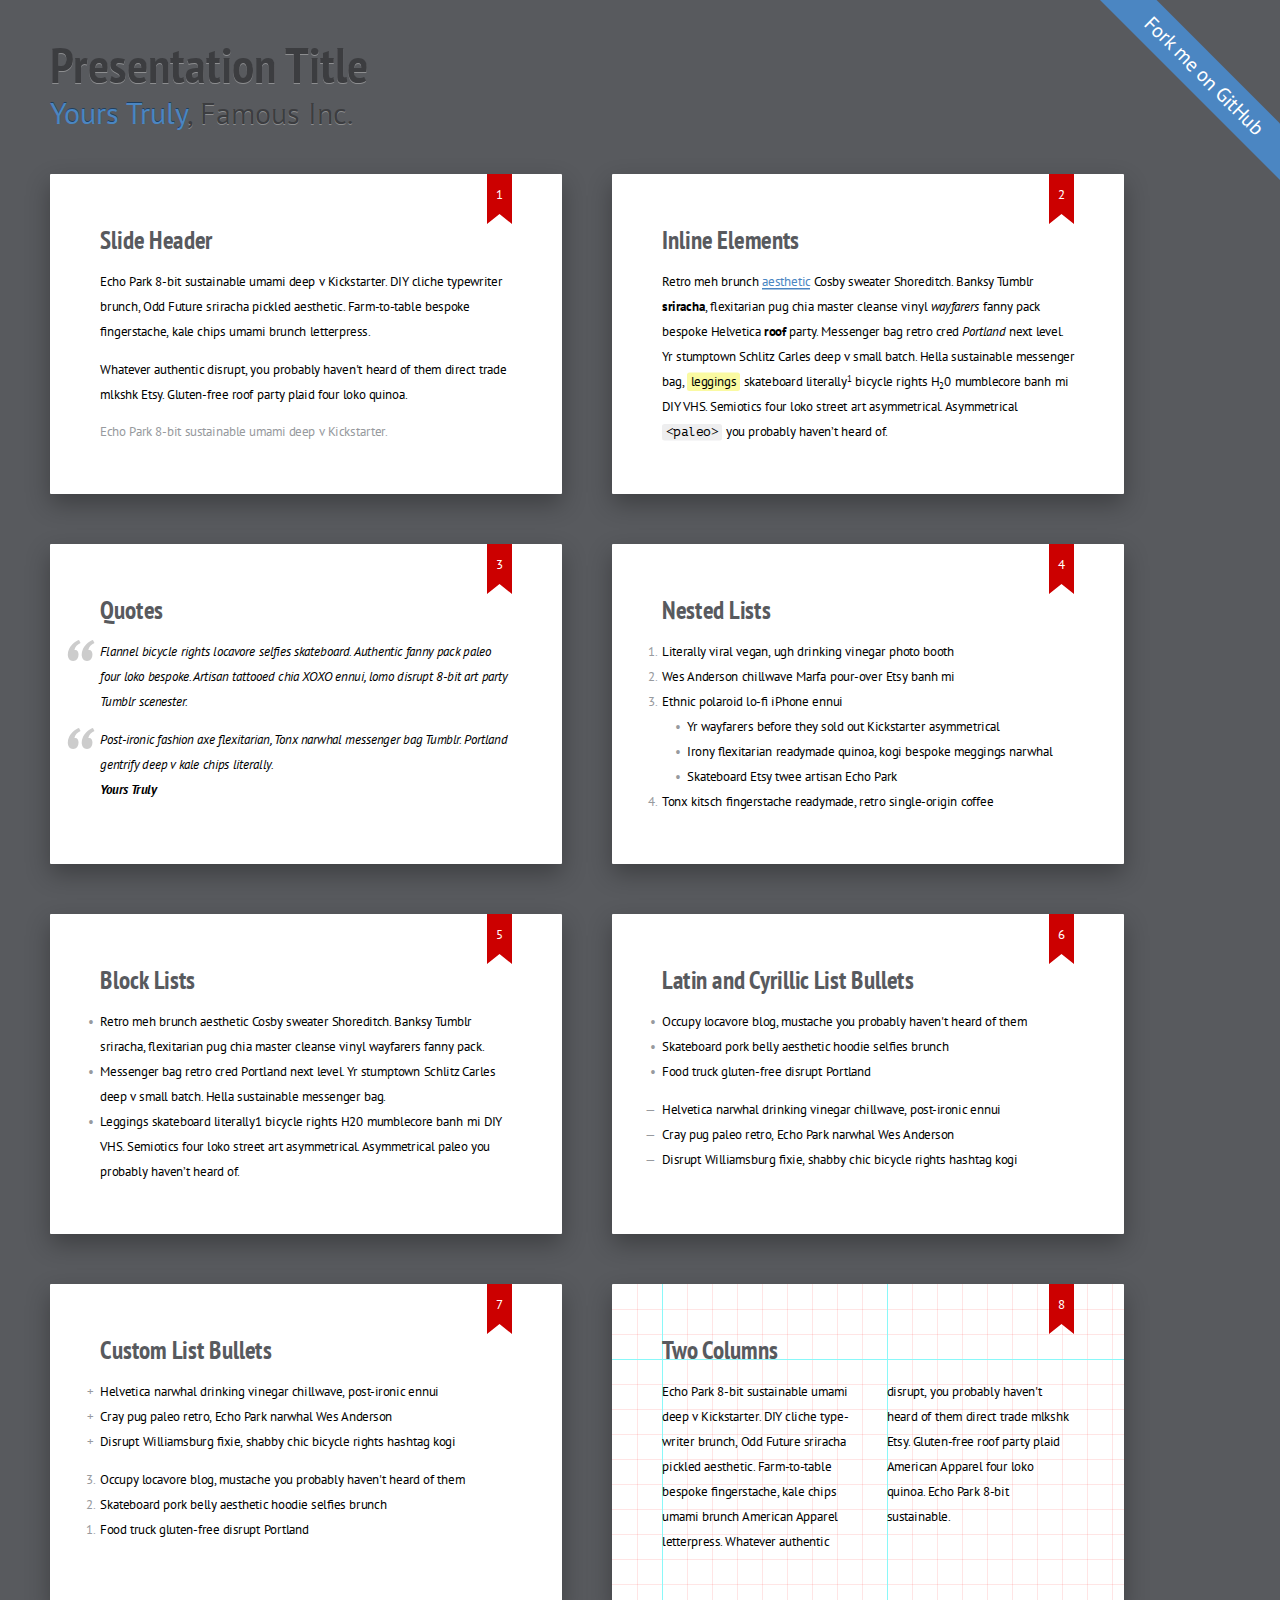
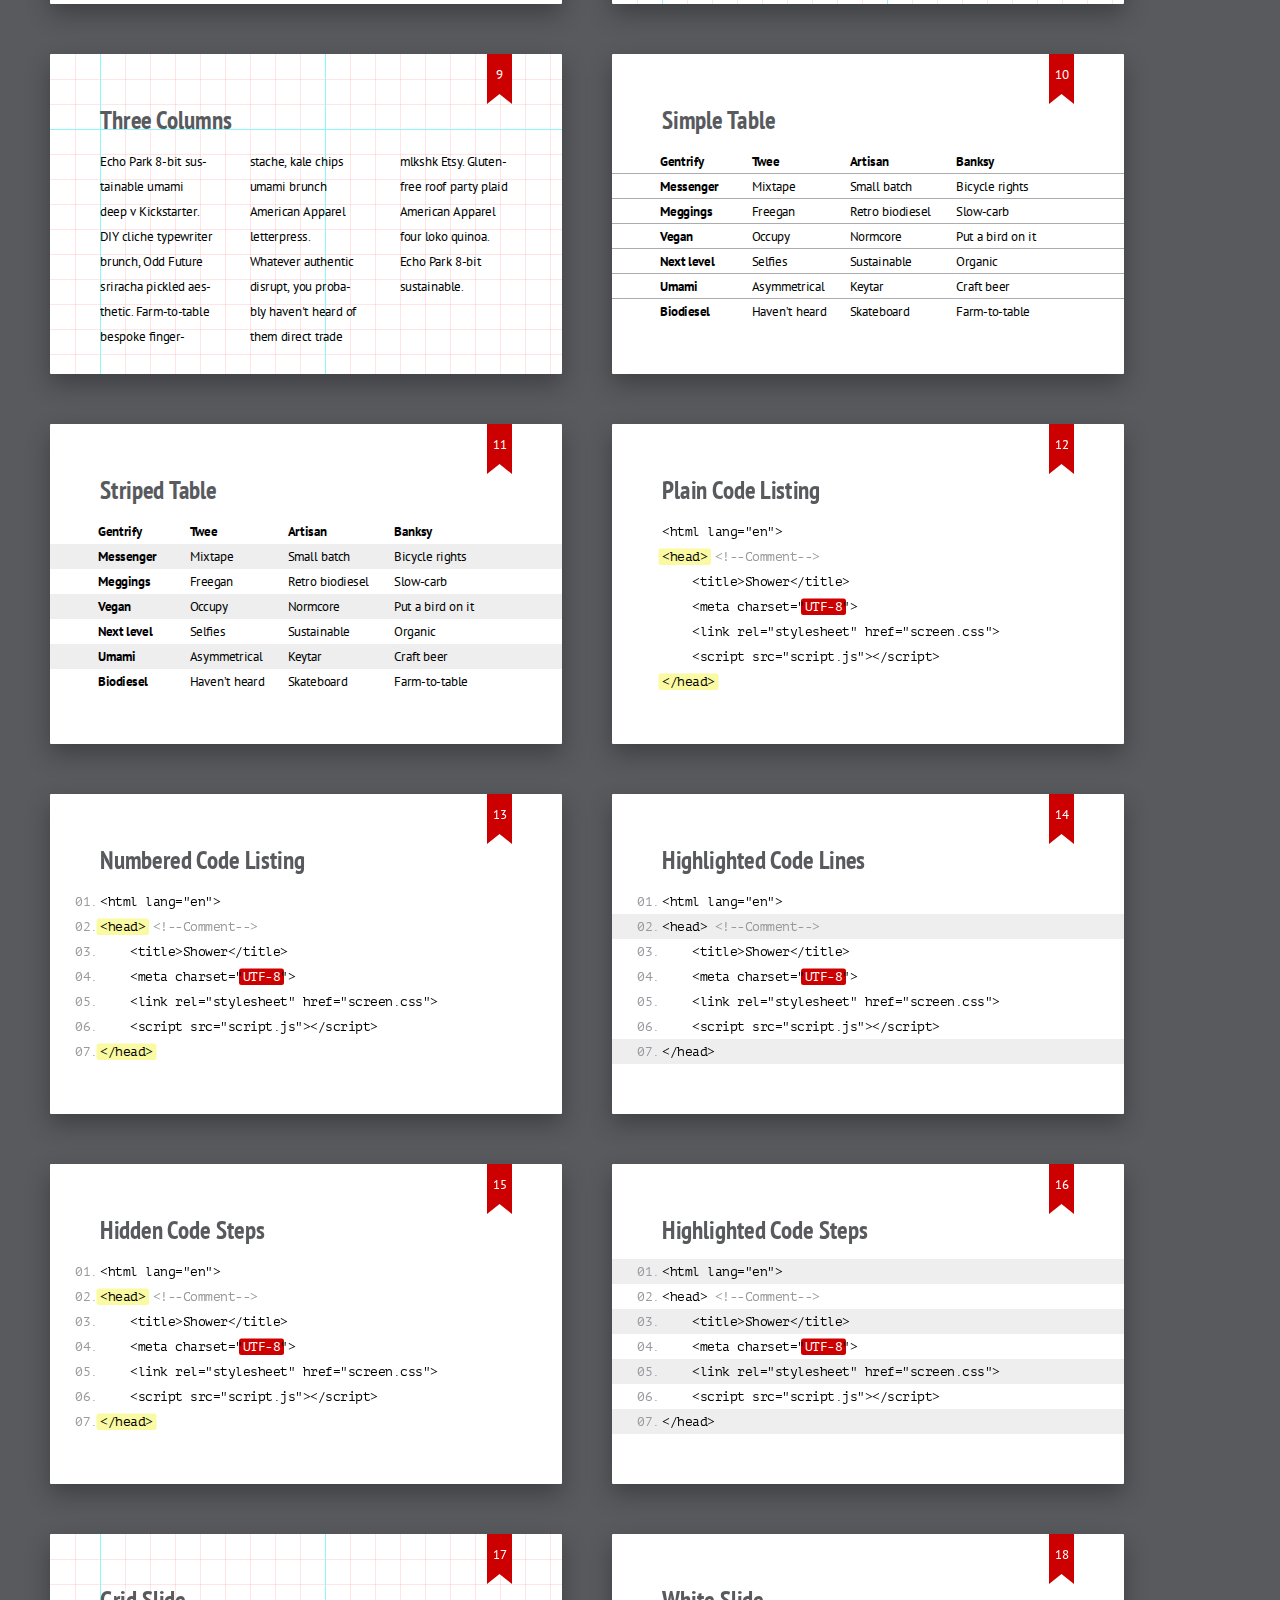
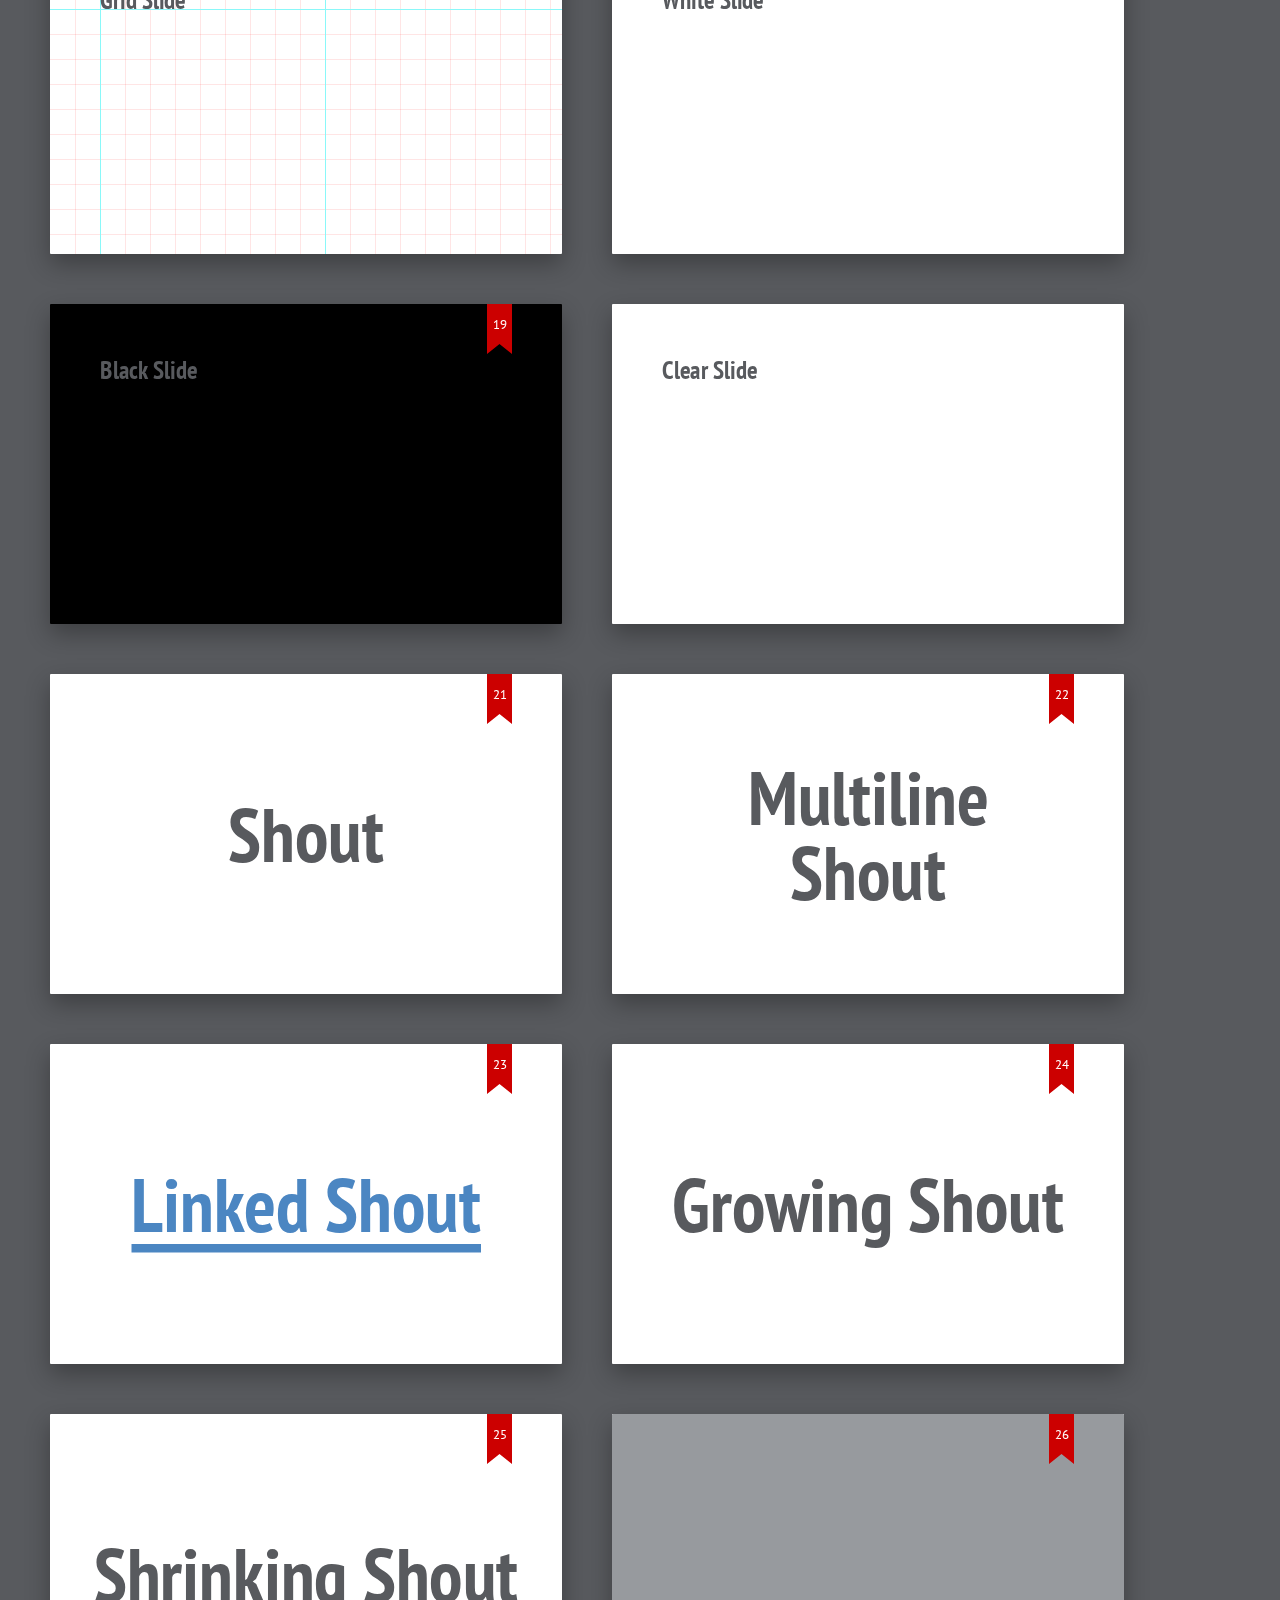
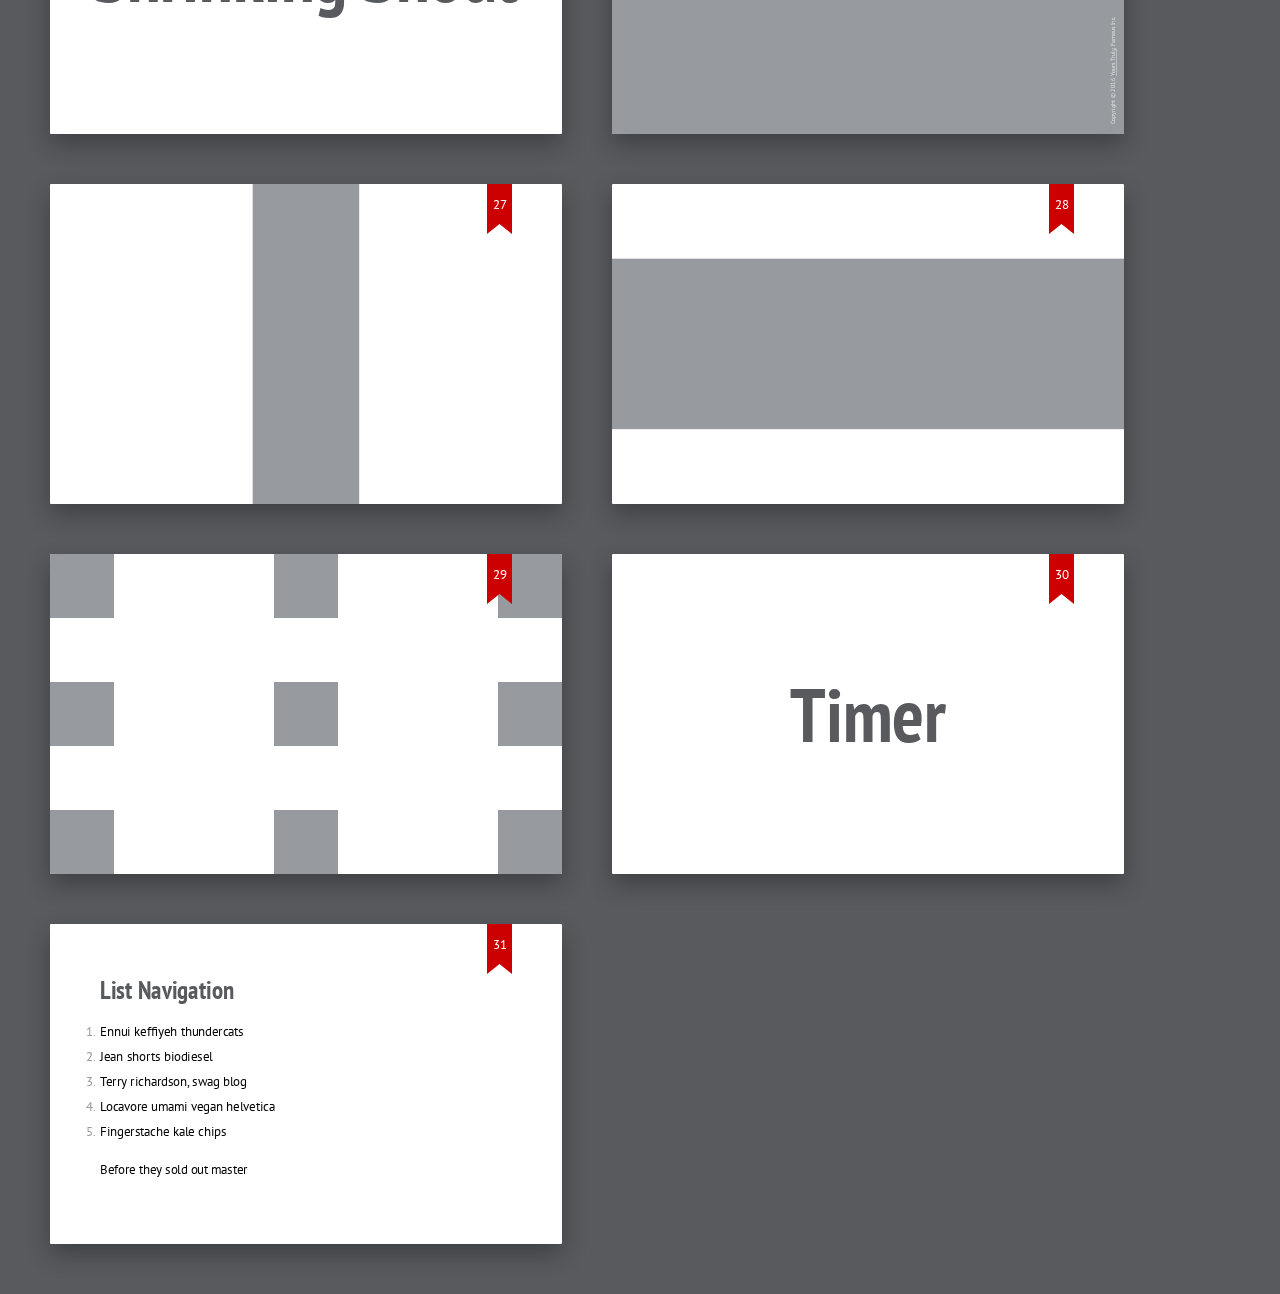
<file: modal/shower/themes/ribbon/index.html>
<!DOCTYPE html>
<html lang="en">
<head>
	<title>Ribbon theme for Shower</title>
	<meta charset="utf-8">
	<meta http-equiv="x-ua-compatible" content="ie=edge">
	<meta name="viewport" content="width=device-width, initial-scale=1, maximum-scale=1">
	<link rel="stylesheet" href="styles/screen-16x10.css">
</head>
<body class="shower list">
	<header class="caption">
		<h1>Presentation Title</h1>
		<p><a href="">Yours Truly</a>, Famous Inc.</p>
	</header>
	<section class="slide">
		<h2>Slide Header</h2>
		<p>Echo Park 8-bit sustainable umami deep v Kickstarter. DIY cliche typewriter brunch, Odd Future sriracha pickled aesthetic. Farm-to-table bespoke fingerstache, kale chips umami brunch letterpress.</p>
		<p>Whatever authentic disrupt, you probably haven't heard of them direct trade mlkshk Etsy. Gluten-free roof party plaid four loko quinoa.</p>
		<p class="note">Echo Park 8-bit sustainable umami deep v Kickstarter.</p>
	</section>
	<section class="slide">
		<h2>Inline Elements</h2>
		<p>Retro meh brunch <a href="">aesthetic</a> Cosby sweater Shoreditch. Banksy Tumblr <strong>sriracha</strong>, flexitarian pug chia master cleanse vinyl <em>wayfarers</em> fanny pack bespoke Helvetica <b>roof</b> party. Messenger bag retro cred <i>Portland</i> next level. Yr stumptown Schlitz Carles deep v small batch. Hella sustainable messenger bag, <mark>leggings</mark> skateboard literally<sup>1</sup> bicycle rights H<sub>2</sub>0 mumblecore banh mi DIY VHS. Semiotics four loko street art asymmetrical. Asymmetrical <code>&lt;paleo&gt;</code> you probably haven’t heard of.</p>
		<footer class="footer">
			<p>Retro meh brunch <a href="">aesthetic</a> Cosby sweater Shoreditch. Banksy Tumblr <strong>sriracha</strong>, flexitarian pug chia master cleanse vinyl <em>wayfarers</em> fanny pack bespoke Helvetica <b>roof</b> party. Messenger bag retro cred <i>Portland</i> next level. Yr stumptown Schlitz Carles deep v small batch. Hella sustainable messenger bag, <mark>leggings</mark> skateboard literally<sup>1</sup> bicycle rights H<sub>2</sub>0 mumblecore banh mi DIY VHS. Semiotics four loko street art asymmetrical. Asymmetrical <code>&lt;paleo&gt;</code> you probably haven’t heard of.</p>
		</footer>
	</section>
	<section class="slide">
		<h2>Quotes</h2>
		<blockquote>
			<p>Flannel bicycle rights locavore selfies skateboard. Authentic fanny pack paleo four loko bespoke. Artisan tattooed chia XOXO ennui, lomo disrupt 8-bit art party Tumblr scenester.</p>
		</blockquote>
		<figure>
			<blockquote>
				<p>Post-ironic fashion axe flexitarian, Tonx narwhal messenger bag Tumblr. Portland gentrify deep v kale chips literally.</p>
			</blockquote>
			<figcaption>Yours Truly</figcaption>
		</figure>
	</section>
	<section class="slide">
		<h2>Nested Lists</h2>
		<ol>
			<li>Literally viral vegan, ugh drinking vinegar photo booth</li>
			<li>Wes Anderson chillwave Marfa pour-over Etsy banh mi</li>
			<li>Ethnic polaroid lo-fi iPhone ennui
				<ul>
					<li>Yr wayfarers before they sold out Kickstarter asymmetrical</li>
					<li>Irony flexitarian readymade quinoa, kogi bespoke meggings narwhal</li>
					<li>Skateboard Etsy twee artisan Echo Park</li>
				</ul>
			</li>
			<li>Tonx kitsch fingerstache readymade, retro single-origin coffee</li>
		</ol>
	</section>
	<section class="slide">
		<h2>Block Lists</h2>
		<ul>
			<li>Retro meh brunch aesthetic Cosby sweater Shoreditch. Banksy Tumblr sriracha, flexitarian pug chia master cleanse vinyl wayfarers fanny pack.</li>
			<li>Messenger bag retro cred Portland next level. Yr stumptown Schlitz Carles deep v small batch. Hella sustainable messenger bag.</li>
			<li>Leggings skateboard literally1 bicycle rights H20 mumblecore banh mi DIY VHS. Semiotics four loko street art asymmetrical. Asymmetrical paleo you probably haven’t heard of.</li>
		</ul>
	</section>
	<section class="slide">
		<h2>Latin and Cyrillic List Bullets</h2>
		<ul lang="en">
			<li>Occupy locavore blog, mustache you probably haven't heard of them</li>
			<li>Skateboard pork belly aesthetic hoodie selfies brunch</li>
			<li>Food truck gluten-free disrupt Portland</li>
		</ul>
		<ul lang="ru">
			<li>Helvetica narwhal drinking vinegar chillwave, post-ironic ennui</li>
			<li>Cray pug paleo retro, Echo Park narwhal Wes Anderson</li>
			<li>Disrupt Williamsburg fixie, shabby chic bicycle rights hashtag kogi</li>
		</ul>
	</section>
	<section class="slide">
		<h2>Custom List Bullets</h2>
		<ul>
			<li value="+">Helvetica narwhal drinking vinegar chillwave, post-ironic ennui</li>
			<li value="+">Cray pug paleo retro, Echo Park narwhal Wes Anderson</li>
			<li value="+">Disrupt Williamsburg fixie, shabby chic bicycle rights hashtag kogi</li>
		</ul>
		<ol>
			<li value="3">Occupy locavore blog, mustache you probably haven't heard of them</li>
			<li value="2">Skateboard pork belly aesthetic hoodie selfies brunch</li>
			<li value="1">Food truck gluten-free disrupt Portland</li>
		</ol>
	</section>
	<section class="slide grid">
		<h2>Two Columns</h2>
		<p class="double">Echo Park 8-bit sustainable umami deep v Kickstarter. DIY cliche typewriter brunch, Odd Future sriracha pickled aesthetic. Farm-to-table bespoke fingerstache, kale chips umami brunch American Apparel letterpress. Whatever authentic disrupt, you probably haven't heard of them direct trade mlkshk Etsy. Gluten-free roof party plaid American Apparel four loko quinoa. Echo Park 8-bit sustainable.</p>
	</section>
	<section class="slide grid">
		<h2>Three Columns</h2>
		<p class="triple">Echo Park 8-bit sustainable umami deep v Kickstarter. DIY cliche typewriter brunch, Odd Future sriracha pickled aesthetic. Farm-to-table bespoke fingerstache, kale chips umami brunch American Apparel letterpress. Whatever authentic disrupt, you probably haven't heard of them direct trade mlkshk Etsy. Gluten-free roof party plaid American Apparel four loko quinoa. Echo Park 8-bit sustainable.</p>
	</section>
	<section class="slide">
		<h2>Simple Table</h2>
		<table>
		<tr>
			<th scope="col">Gentrify</th>
			<th>Twee</th>
			<th>Artisan</th>
			<th>Banksy</th>
		</tr>
		<tr>
			<th scope="row">Messenger</th>
			<td>Mixtape</td>
			<td>Small batch</td>
			<td>Bicycle rights</td>
		</tr>
		<tr>
			<th scope="row">Meggings</th>
			<td>Freegan</td>
			<td>Retro biodiesel</td>
			<td>Slow-carb</td>
		</tr>
		<tr>
			<th scope="row">Vegan</th>
			<td>Occupy</td>
			<td>Normcore</td>
			<td>Put a bird on it</td>
		</tr>
		<tr>
			<th scope="row">Next level</th>
			<td>Selfies</td>
			<td>Sustainable</td>
			<td>Organic</td>
		</tr>
		<tr>
			<th scope="row">Umami</th>
			<td>Asymmetrical</td>
			<td>Keytar</td>
			<td>Craft beer</td>
		</tr>
		<tr>
			<th scope="row">Biodiesel</th>
			<td>Haven’t heard</td>
			<td>Skateboard</td>
			<td>Farm-to-table</td>
		</tr>
		</table>
	</section>
	<section class="slide">
		<h2>Striped Table</h2>
		<table class="striped">
		<tr>
			<th scope="col">Gentrify</th>
			<th>Twee</th>
			<th>Artisan</th>
			<th>Banksy</th>
		</tr>
		<tr>
			<th scope="row">Messenger</th>
			<td>Mixtape</td>
			<td>Small batch</td>
			<td>Bicycle rights</td>
		</tr>
		<tr>
			<th scope="row">Meggings</th>
			<td>Freegan</td>
			<td>Retro biodiesel</td>
			<td>Slow-carb</td>
		</tr>
		<tr>
			<th scope="row">Vegan</th>
			<td>Occupy</td>
			<td>Normcore</td>
			<td>Put a bird on it</td>
		</tr>
		<tr>
			<th scope="row">Next level</th>
			<td>Selfies</td>
			<td>Sustainable</td>
			<td>Organic</td>
		</tr>
		<tr>
			<th scope="row">Umami</th>
			<td>Asymmetrical</td>
			<td>Keytar</td>
			<td>Craft beer</td>
		</tr>
		<tr>
			<th scope="row">Biodiesel</th>
			<td>Haven’t heard</td>
			<td>Skateboard</td>
			<td>Farm-to-table</td>
		</tr>
		</table>
	</section>
	<section class="slide">
		<h2>Plain Code Listing</h2>
		<pre><code>&lt;html lang="en"&gt;
<mark>&lt;head&gt;</mark> <span class="comment">&lt;!--Comment--&gt;</span>
	&lt;title&gt;Shower&lt;/title&gt;
	&lt;meta charset="<mark class="important">UTF-8</mark>"&gt;
	&lt;link rel="stylesheet" href="screen.css"&gt;
	&lt;script src="script.js"&gt;&lt;/script&gt;
<mark>&lt;/head&gt;</mark></code></pre>
	</section>
	<section class="slide">
		<h2>Numbered Code Listing</h2>
		<pre>
			<code>&lt;html lang="en"&gt;</code>
			<code><mark>&lt;head&gt;</mark> <span class="comment">&lt;!--Comment--&gt;</span></code>
			<code>	&lt;title&gt;Shower&lt;/title&gt;</code>
			<code>	&lt;meta charset="<mark class="important">UTF-8</mark>"&gt;</code>
			<code>	&lt;link rel="stylesheet" href="screen.css"&gt;</code>
			<code>	&lt;script src="script.js"&gt;&lt;/script&gt;</code>
			<code><mark>&lt;/head&gt;</mark></code>
		</pre>
	</section>
	<section class="slide">
		<h2>Highlighted Code Lines</h2>
		<pre>
			<code>&lt;html lang="en"&gt;</code>
			<code class="mark">&lt;head&gt; <span class="comment">&lt;!--Comment--&gt;</span></code>
			<code>	&lt;title&gt;Shower&lt;/title&gt;</code>
			<code>	&lt;meta charset="<mark class="important">UTF-8</mark>"&gt;</code>
			<code>	&lt;link rel="stylesheet" href="screen.css"&gt;</code>
			<code>	&lt;script src="script.js"&gt;&lt;/script&gt;</code>
			<code class="mark">&lt;/head&gt;</code>
		</pre>
	</section>
	<section class="slide">
		<h2>Hidden Code Steps</h2>
		<pre>
			<code class="next">&lt;html lang="en"&gt;</code>
			<code class="next"><mark>&lt;head&gt;</mark> <span class="comment">&lt;!--Comment--&gt;</span></code>
			<code class="next">	&lt;title&gt;Shower&lt;/title&gt;</code>
			<code class="next">	&lt;meta charset="<mark class="important">UTF-8</mark>"&gt;</code>
			<code class="next">	&lt;link rel="stylesheet" href="screen.css"&gt;</code>
			<code class="next">	&lt;script src="script.js"&gt;&lt;/script&gt;</code>
			<code class="next"><mark>&lt;/head&gt;</mark></code>
		</pre>
	</section>
	<section class="slide">
		<h2>Highlighted Code Steps</h2>
		<pre>
			<code class="mark next">&lt;html lang="en"&gt;</code>
			<code>&lt;head&gt; <span class="comment">&lt;!--Comment--&gt;</span></code>
			<code class="mark next">	&lt;title&gt;Shower&lt;/title&gt;</code>
			<code>	&lt;meta charset="<mark class="important">UTF-8</mark>"&gt;</code>
			<code class="mark next">	&lt;link rel="stylesheet" href="screen.css"&gt;</code>
			<code>	&lt;script src="script.js"&gt;&lt;/script&gt;</code>
			<code class="mark next">&lt;/head&gt;</code>
		</pre>
	</section>
	<section class="slide grid">
		<h2>Grid Slide</h2>
	</section>
	<section class="slide white">
		<h2>White Slide</h2>
	</section>
	<section class="slide black">
		<h2>Black Slide</h2>
	</section>
	<section class="slide clear">
		<h2>Clear Slide</h2>
	</section>
	<section class="slide">
		<h2 class="shout">Shout</h2>
	</section>
	<section class="slide">
		<h2 class="shout">Multiline<br>Shout</h2>
	</section>
	<section class="slide">
		<h2 class="shout"><a href="">Linked Shout</a></h2>
	</section>
	<section class="slide">
		<h2 class="shout grow">Growing Shout</h2>
	</section>
	<section class="slide">
		<h2 class="shout shrink">Shrinking Shout</h2>
	</section>
	<section class="slide">
		<figure>
			<img class="cover" src="pictures/exact.png" alt="">
			<figcaption class="white">Copyright © 2016 <a href="">Yours Truly</a>, Famous Inc.</figcaption>
		</figure>
	</section>
	<section class="slide">
		<img class="cover" src="pictures/tall.png" alt="">
	</section>
	<section class="slide">
		<img class="cover" src="pictures/wide.png" alt="">
	</section>
	<section class="slide white">
		<img class="place top left" src="pictures/square.png" alt="">
		<img class="place top" src="pictures/square.png" alt="">
		<img class="place top right" src="pictures/square.png" alt="">
		<img class="place left" src="pictures/square.png" alt="">
		<img class="place" src="pictures/square.png" alt="">
		<img class="place right" src="pictures/square.png" alt="">
		<img class="place bottom left" src="pictures/square.png" alt="">
		<img class="place bottom" src="pictures/square.png" alt="">
		<img class="place bottom right" src="pictures/square.png" alt="">
	</section>
	<section class="slide" data-timing="00:03">
		<h2 class="shout">Timer</h2>
	</section>
	<section class="slide">
		<h2>List Navigation</h2>
		<ol>
			<li>Ennui keffiyeh thundercats</li>
			<li class="next">Jean shorts biodiesel</li>
			<li class="next">Terry richardson, swag blog</li>
			<li class="next">Locavore umami vegan helvetica</li>
			<li class="next">Fingerstache kale chips</li>
		</ol>
		<p class="next">Before they sold out master</p>
	</section>
	<div class="progress"></div>
	<footer class="badge">
		<a href="https://github.com/shower/shower">Fork me on GitHub</a>
	</footer>
	<script src="../../shower.min.js"></script>
	<!-- Copyright © 2016 Yours Truly, Famous Inc. -->
</body>
</html>
</file>
<file: animakit/assets/application.css>
body{background:#f7f7f7}.App-root--3neFT{min-width:1000px;padding-top:36px}.App-root--3neFT,button,input{font-family:Helvetica Neue,Helvetica,Arial,sans-serif}.App-header--2N_41{position:fixed;z-index:10;top:0;left:0;height:36px;box-sizing:border-box;padding:10px;background:rgba(0,0,0,.75)}.App-header--2N_41:after{content:'';position:absolute;top:50%;left:100%;margin-top:-18px;width:0;height:0;border-style:solid;border-width:18px 0 18px 18px;border-color:transparent transparent transparent rgba(0,0,0,.75)}.App-topnav--ph4l1{margin-left:10px}.App-topnavLink--1D7Uq{display:inline-block;vertical-align:top;font-size:13px;line-height:16px;font-weight:700;color:#fff;text-decoration:none}.App-topnavLink--1D7Uq:not(:first-child){position:relative;margin-left:20px}.App-topnavLink--1D7Uq:not(:first-child):before{content:'\25B8';position:absolute;top:0;left:-15px;width:10px;font-size:10px;font-weight:400;text-align:center}a.App-topnavLink--1D7Uq{border-bottom:1px dotted hsla(0,0%,100%,.7)}.App-main--1IrQ9{margin:40px 0}.App-mainText--2cZj9{margin:0 20px}.App-nav--17_Bs{margin:20px}.App-navList--Gu3rY{display:-webkit-box;display:-webkit-flex;display:-ms-flexbox;display:flex;-webkit-flex-wrap:wrap;-ms-flex-wrap:wrap;flex-wrap:wrap;width:100%}.App-navItem--39Mxv{width:480px}.App-navItem--39Mxv:after{content:'';display:block;clear:both;overflow:hidden}.App-navText--kc7TL{margin:70px 0 0 220px;width:180px;font-size:14px;line-height:20px}.App-navLink--2B2ld{float:left;width:200px;box-sizing:border-box}.App-navLinkRotator--1qiaN{margin:40px 0;height:100px}.App-navLinkRotatorSide--1s-s8{width:200px;height:100px;box-sizing:border-box;padding:40px;background:#e74c3c;color:#fff;font-size:14px;line-height:20px;text-align:center}.App-navLinkExpander--1JwSO{margin:20px 0;width:200px;height:140px;padding:35px 0;background:rgba(41,128,185,.75);text-align:center;text-decoration:none}.App-navLinkExpander--1JwSO>div{position:relative;width:100%;height:70px;box-sizing:border-box;padding:25px 0;background:#2980b9;box-shadow:inset 0 0 0 1px hsla(0,0%,100%,.75);color:#fff;font-size:14px;line-height:20px}.App-navLinkExpander--1JwSO>div:after,.App-navLinkExpander--1JwSO>div:before{position:absolute;left:50%;width:10px;height:20px;margin-left:-5px}.App-navLinkExpander--1JwSO>div:before{content:'\2191';top:1px}.App-navLinkExpander--1JwSO>div:after{content:'\2193';bottom:5px}.App-navLinkElastic--3A_nY{position:relative;margin:20px 0;width:200px;height:140px;background:#27ae60;border:1px dashed #fff;border-radius:20px;text-align:center;text-decoration:none;color:#fff;font-size:14px;line-height:20px}.App-navLinkElastic--3A_nY:after,.App-navLinkElastic--3A_nY:before{position:absolute;top:50%;width:20px;height:10px;margin-top:-5px}.App-navLinkElastic--3A_nY:before{content:'\2190';left:11px}.App-navLinkElastic--3A_nY:after{content:'\2192';right:15px;text-align:right}.App-navLinkElastic--3A_nY>div{position:relative;width:100%;height:140px;box-sizing:border-box;padding:60px 0}.App-navLinkElastic--3A_nY>div:after,.App-navLinkElastic--3A_nY>div:before{position:absolute;left:50%;width:10px;height:20px;margin-left:-5px}.App-navLinkElastic--3A_nY>div:before{content:'\2191';top:11px}.App-navLinkElastic--3A_nY>div:after{content:'\2193';bottom:15px}.App-article--___ia{border-top:1px solid #999;padding:20px}.App-article--___ia h2{font-size:30px;line-height:40px;color:#999}.App-article--___ia dl{line-height:20px}.App-article--___ia dt{margin-top:20px;font-weight:700}.App-article--___ia dd{margin-top:10px;font-size:14px}.App-article--___ia a{color:#2980b9}.App-article--___ia a:hover{text-decoration:none}.App-article--___ia a:visited{color:#8e44ad}.App-github--2qXil{position:fixed;z-index:10;bottom:0;right:0;width:150px;height:150px;overflow:hidden;pointer-events:none}.App-githubRibbon--2fYd0{position:absolute;top:80px;right:-43px;-webkit-transform:rotate(-45deg);transform:rotate(-45deg);background:rgba(0,0,0,.75);padding:2px 0;background-image:-webkit-linear-gradient(top,transparent,rgba(0,0,0,.15));background-image:linear-gradient(180deg,transparent,rgba(0,0,0,.15));box-shadow:0 2px 3px 0 rgba(0,0,0,.5);font-size:13px;font-weight:700;z-index:9999;pointer-events:auto}.App-githubLink--3nTqD{display:inline-block;padding:2px 0;width:200px;line-height:20px;color:#fff;text-decoration:none;text-shadow:0 -1px rgba(0,0,0,.5);text-align:center;border-width:1px 0;border-style:dotted;border-color:#fff;border-color:hsla(0,0%,100%,.7)}.Rotator-intro--1EhF2{padding:40px 20px}.Rotator-list--1fqVS{padding:0 0 20px}.Rotator-item--vnoyl{padding:20px;border-top:1px dotted rgba(0,0,0,.25)}.Rotator-itemTitle--2L2Wv{font-size:16px;line-height:20px}.Rotator-itemText--gM6xk{font-size:13px;line-height:16px;color:rgba(0,0,0,.75)}.Rotator-itemContent--1mAX1{margin-top:20px;min-height:100px}.Rotator-itemContent--1mAX1:after{content:'';display:block;clear:both;overflow:hidden}.Rotator-itemComponent--uxWoA{position:relative;float:left;width:50%}.Rotator-itemComponentFullscreen--2sj5h{position:fixed;z-index:2;left:0;top:0;width:100%;height:100%;background:hsla(0,0%,97%,.96);-webkit-animation:Rotator-popup--2buZV .25s ease-in 1;animation:Rotator-popup--2buZV .25s ease-in 1}.Rotator-itemComment--2nlbL{margin-bottom:10px;font-size:14px;line-height:20px;color:#999}.Rotator-itemComment--2nlbL a{color:#2980b9}.Rotator-itemComment--2nlbL a:hover{text-decoration:none}.Rotator-itemComment--2nlbL a:visited{color:#8e44ad}.Rotator-itemCode--3f-42{float:left;width:50%}.Rotator-button--3LgTV{box-sizing:border-box;-webkit-appearance:none;-moz-appearance:none;appearance:none;border:0;outline:none;color:#fff;text-align:center;font-size:14px;line-height:20px;cursor:pointer;-webkit-transition:box-shadow .5s;transition:box-shadow .5s}.Rotator-buttonLaunch--2kNmC{width:100px;height:100px;padding:40px 10px;background:#e74c3c;box-shadow:inset 0 0 0 1px rgba(0,0,0,.15),0 0 10px rgba(231,76,60,.65);border-radius:50px}.Rotator-buttonLaunch--2kNmC:hover{box-shadow:inset 0 0 0 1px rgba(0,0,0,.15),0 0 10px rgba(231,76,60,.65),0 0 15px rgba(0,0,0,.25)}.Rotator-buttonLaunch--2kNmC:active,.Rotator-buttonLaunch--2kNmC:active:hover{box-shadow:inset 0 0 5px rgba(0,0,0,.35)}.Rotator-buttonHide--2M8Ex{position:fixed;bottom:40px;left:20px;width:50px;height:50px;padding:15px 0;background:#999;box-shadow:inset 0 0 0 1px rgba(0,0,0,.15),0 0 10px hsla(0,0%,60%,.65);border-radius:25px}.Rotator-buttonHide--2M8Ex:hover{box-shadow:inset 0 0 0 1px rgba(0,0,0,.15),0 0 10px hsla(0,0%,60%,.65),0 0 15px rgba(0,0,0,.25)}.Rotator-buttonHide--2M8Ex:active,.Rotator-buttonHide--2M8Ex:active:hover{box-shadow:inset 0 0 5px rgba(0,0,0,.35)}@-webkit-keyframes Rotator-popup--2buZV{0%{opacity:0}to{opacity:1}}@keyframes Rotator-popup--2buZV{0%{opacity:0}to{opacity:1}}.Code-root--1Kx1O{max-width:480px;box-sizing:border-box;padding:20px;background:#fff;box-shadow:inset 0 0 0 1px rgba(0,0,0,.125);font-family:Lucida Console,monospace;font-size:14px;line-height:20px}.Code-block--st3zg{display:block;color:rgba(0,0,0,.375);overflow-x:auto}.Code-blockHL--25J8k>code>span>span:nth-child(6){display:inline-block;background:rgba(0,0,0,.125);border-radius:10px}.Code-blockHLA--1DDCy>code>span>span:nth-child(6){-webkit-animation:Code-blink--2pmLI .5s 1;animation:Code-blink--2pmLI .5s 1}@-webkit-keyframes Code-blink--2pmLI{0%{-webkit-transform:scale(1);transform:scale(1);opacity:1}50%{-webkit-transform:scale(1.5);transform:scale(1.5);opacity:.5}to{-webkit-transform:scale(1);transform:scale(1);opacity:1}}@keyframes Code-blink--2pmLI{0%{-webkit-transform:scale(1);transform:scale(1);opacity:1}50%{-webkit-transform:scale(1.5);transform:scale(1.5);opacity:.5}to{-webkit-transform:scale(1);transform:scale(1);opacity:1}}.RotatorButton-root--2faaY{width:300px}.RotatorButton-button--1zmId{width:300px;height:60px;box-sizing:border-box;padding:20px;background:#2980b9;box-shadow:inset 0 0 0 1px rgba(0,0,0,.15),0 0 10px rgba(41,128,185,.65);-webkit-appearance:none;-moz-appearance:none;appearance:none;border:0;border-radius:5px;outline:none;color:#fff;text-align:center;font-size:16px;line-height:20px;cursor:pointer;-webkit-transition:box-shadow .5s;transition:box-shadow .5s}.RotatorButton-rootFlexible--9rABF .RotatorButton-button--1zmId{width:auto;white-space:nowrap}.RotatorButton-button--1zmId:hover{box-shadow:inset 0 0 0 1px rgba(0,0,0,.15),0 0 10px rgba(41,128,185,.65),0 0 15px rgba(0,0,0,.25)}.RotatorButton-button--1zmId:active,.RotatorButton-button--1zmId:active:hover{box-shadow:inset 0 0 5px rgba(0,0,0,.35)}.RotatorButton-loader--2gZ4v{width:300px;height:60px;background:-webkit-repeating-linear-gradient(323deg,#fff,#fff 10px,#2980b9 0,#2980b9 20px);background:repeating-linear-gradient(127deg,#fff,#fff 10px,#2980b9 0,#2980b9 20px);border-radius:5px;box-shadow:inset 0 0 0 1px rgba(0,0,0,.15);-webkit-animation:RotatorButton-loading--1cdq1 1s linear infinite;animation:RotatorButton-loading--1cdq1 1s linear infinite}.RotatorButton-rootFlexible--9rABF .RotatorButton-loader--2gZ4v{width:60px;background-image:url("data:image/svg+xml;charset=utf-8,%3Csvg xmlns='http://www.w3.org/2000/svg' width='40' height='40' viewBox='0 0 40 40'%3E%3Cpath opacity='.2' d='M20.201 5.169c-8.254 0-14.946 6.692-14.946 14.946 0 8.255 6.692 14.946 14.946 14.946s14.946-6.691 14.946-14.946c-.001-8.254-6.692-14.946-14.946-14.946zm0 26.58c-6.425 0-11.634-5.208-11.634-11.634 0-6.425 5.209-11.634 11.634-11.634 6.425 0 11.633 5.209 11.633 11.634 0 6.426-5.208 11.634-11.633 11.634z'/%3E%3Cpath d='M26.013 10.047l1.654-2.866a14.855 14.855 0 0 0-7.466-2.012v3.312c2.119 0 4.1.576 5.812 1.566z'/%3E%3C/svg%3E");background-position:50% 50%;background-repeat:no-repeat;border-radius:0;box-shadow:none;-webkit-animation:RotatorButton-spin--379-0 .5s linear infinite;animation:RotatorButton-spin--379-0 .5s linear infinite}@-webkit-keyframes RotatorButton-loading--1cdq1{to{background-position:-75px 0}}@keyframes RotatorButton-loading--1cdq1{to{background-position:-75px 0}}@-webkit-keyframes RotatorButton-spin--379-0{to{-webkit-transform:rotate(359deg);transform:rotate(359deg)}}@keyframes RotatorButton-spin--379-0{to{-webkit-transform:rotate(359deg);transform:rotate(359deg)}}.RotatorForm-root--2PQk7{width:300px}.RotatorForm-form--2vfaL{display:block;width:300px;height:340px;background:#fff;box-shadow:inset 0 0 0 1px rgba(39,174,96,.75)}.RotatorForm-formMain--2RUWj{padding:10px 20px;text-align:right}.RotatorForm-formFooter--n99Mi{position:absolute;bottom:0;left:0;box-sizing:border-box;width:100%;padding:20px;background:#27ae60;font-size:16px;line-height:20px;color:#fff;text-align:center;cursor:pointer}.RotatorForm-title--2AgR-{padding:10px 0;font-size:20px;line-height:20px;color:rgba(39,174,96,.75);text-align:left}.RotatorForm-formText--3bxqL{margin-top:10px;color:rgba(0,0,0,.5);font-size:14px;line-height:20px;text-align:left}.RotatorForm-input--3i9Rh{height:40px;margin:10px 0 0;padding:10px 15px;background:#fff;box-shadow:inset 0 0 0 1px rgba(0,0,0,.1),inset 0 0 5px rgba(0,0,0,.25);color:#000;text-align:left}.RotatorForm-button--1RHsF,.RotatorForm-input--3i9Rh{width:260px;box-sizing:border-box;-webkit-appearance:none;-moz-appearance:none;appearance:none;border:0;border-radius:5px;outline:none;font-size:14px;line-height:20px}.RotatorForm-button--1RHsF{height:50px;margin:15px 0 0;padding:15px;background:#999;box-shadow:inset 0 0 0 1px rgba(0,0,0,.15),0 0 10px hsla(0,0%,60%,.65);color:#fff;text-align:center;cursor:pointer}.RotatorForm-button--1RHsF:active{box-shadow:inset 0 0 5px rgba(0,0,0,.35)}.RotatorForm-link--1rBQr{display:inline-block;margin:20px 0 0;font-size:16px;line-height:20px;color:#27ae60;border-bottom:1px dotted rgba(39,174,96,.5);cursor:pointer}.RotatorPromo-root--UQJC_{position:relative;width:400px}.RotatorPromo-nav--BGqiP{position:absolute;top:50%;right:10px;-webkit-transform:translateY(-50%);transform:translateY(-50%);width:20px}.RotatorPromo-navItem--3nc2U{margin:10px 0;width:10px;height:10px;padding:5px;cursor:pointer}.RotatorPromo-navItem--3nc2U:after{content:'';display:block;width:10px;height:10px;border-radius:50%;background:#fff;-webkit-transition:all .5s;transition:all .5s}.RotatorPromo-navItem--3nc2U:nth-child(1):hover:after{box-shadow:0 0 0 3px #e74c3c}.RotatorPromo-navItem--3nc2U:nth-child(2):hover:after{box-shadow:0 0 0 3px #2980b9}.RotatorPromo-navItem--3nc2U:nth-child(3):hover:after{box-shadow:0 0 0 3px #f1c40f}.RotatorPromo-navItem--3nc2U:nth-child(4):hover:after{box-shadow:0 0 0 3px #8e44ad}.RotatorPromo-navItemActive--1-QPI:nth-child(1):after{background:#e74c3c;box-shadow:0 0 0 3px #e74c3c}.RotatorPromo-navItemActive--1-QPI:nth-child(2):after{background:#2980b9;box-shadow:0 0 0 3px #2980b9}.RotatorPromo-navItemActive--1-QPI:nth-child(3):after{background:#f1c40f;box-shadow:0 0 0 3px #f1c40f}.RotatorPromo-navItemActive--1-QPI:nth-child(4):after{background:#8e44ad;box-shadow:0 0 0 3px #8e44ad}.RotatorPromo-slide--2_KbI{position:relative;width:400px;height:400px;display:-webkit-box;display:-webkit-flex;display:-ms-flexbox;display:flex;-webkit-box-orient:vertical;-webkit-box-direction:normal;-webkit-flex-direction:column;-ms-flex-direction:column;flex-direction:column;-webkit-box-align:center;-webkit-align-items:center;-ms-flex-align:center;align-items:center;-webkit-box-pack:justify;-webkit-justify-content:space-between;-ms-flex-pack:justify;justify-content:space-between;background-position:0 0;background-repeat:no-repeat;background-size:cover;box-shadow:inset 0 0 0 1px hsla(0,0%,100%,.25);color:#fff;text-align:center}.RotatorPromo-slideTitle--16LEs{position:relative;width:340px;padding:20px;font-size:40px;line-height:1}.RotatorPromo-slideText--2cdBi{position:relative;width:340px;padding:20px;font-size:12px;line-height:18px}.RotatorPromo-slideMars--P3RaH{background-image:url(/animakit/assets/mars.jpg)}.RotatorPromo-slideEarth--2evBq{background-image:url(/animakit/assets/earth.jpg)}.RotatorPromo-slideVenus--3tIm8{background-image:url(/animakit/assets/venus.jpg)}.RotatorPromo-slideMercury--35j8Z{background-image:url(/animakit/assets/mercury.jpg)}.RotatorFull-root--25bzv{position:absolute;top:0;left:0;width:100%;height:100%;overflow:hidden}.RotatorFull-header--3W1Jv{position:absolute;z-index:2;top:0;right:0;padding:10px;background:hsla(0,0%,100%,.9);box-shadow:inset 0 0 0 1px rgba(0,0,0,.125)}.RotatorFull-settings--1P9jS:after{content:'';display:block;clear:both;overflow:hidden}.RotatorFull-settingsName--3J0wJ{float:left;clear:left;width:70px;padding-top:5px;font-size:12px;line-height:20px}.RotatorFull-settingsData--3Xogb{margin-left:70px;padding-top:5px;height:20px}.RotatorFull-settingsDataNL--3MXjA{clear:left;margin-left:0;padding-top:0}.RotatorFull-settingsVal--2RNFx{font-size:14px;line-height:20px;margin-right:5px}.RotatorFull-button--3JILl{min-width:20px;height:20px;margin:0 0 0 5px;padding:0;background:#fff;box-shadow:inset 0 0 0 1px rgba(0,0,0,.25);-webkit-appearance:none;-moz-appearance:none;appearance:none;border:0;border-radius:10px;outline:none;color:#000;text-align:center;font-size:12px;line-height:18px;cursor:pointer}.RotatorFull-button--3JILl:first-child{margin-left:0}.RotatorFull-button--3JILl:disabled{opacity:1;color:rgba(0,0,0,.25)}.RotatorFull-buttonRotate--3pS9_{padding:0 10px}.RotatorFull-input--2iYCs{width:145px;height:20px;margin:0;padding:0 5px;background:#fff;box-shadow:inset 0 0 0 1px rgba(0,0,0,.25);-webkit-appearance:none;-moz-appearance:none;appearance:none;border:0;outline:none;font-size:12px;line-height:20px}.RotatorFull-inputNumber--3TVU_{width:45px}.RotatorFull-box--OCIEh{position:absolute;top:50%;left:50%;-webkit-transform:translate(-50%,-50%);transform:translate(-50%,-50%)}.RotatorFull-side--1tbWB{display:-webkit-box;display:-webkit-flex;display:-ms-flexbox;display:flex;-webkit-box-pack:center;-webkit-justify-content:center;-ms-flex-pack:center;justify-content:center;-webkit-box-align:center;-webkit-align-items:center;-ms-flex-align:center;align-items:center;color:#fff}.RotatorFull-side1--2XztJ{background:#e74c3c}.RotatorFull-side2--3V4y1{background:#e67e22}.RotatorFull-side3--2-orE{background:#f1c40f}.RotatorFull-side4--1BPSe{background:#27ae60}.RotatorFull-side5--cKZzK{background:#2980b9}.RotatorFull-side6--2MM7H{background:#8e44ad}.RotatorFull-box1--uCGRQ .RotatorFull-side--1tbWB{width:200px;height:200px}.RotatorFull-box1--uCGRQ .RotatorFull-side2--3V4y1{width:150px;height:150px}.RotatorFull-box1--uCGRQ .RotatorFull-side3--2-orE{width:100px;height:100px}.RotatorFull-box1--uCGRQ .RotatorFull-side4--1BPSe{width:250px;height:250px}.RotatorFull-box1--uCGRQ .RotatorFull-side6--2MM7H{width:150px;height:150px}.RotatorFull-box2--3kysN .RotatorFull-side--1tbWB{width:600px;height:400px}.RotatorFull-box3--3Pbmo .RotatorFull-side--1tbWB{width:100vw;height:100vh}.Expander-intro--2kP8p{padding:40px 20px}.Expander-list--MEDMi{padding:0 0 20px}.Expander-item--ogW_z{padding:20px;border-top:1px dotted rgba(0,0,0,.25)}.Expander-itemTitle--3s1Ci{font-size:16px;line-height:20px}.Expander-itemText--3XnpI{font-size:13px;line-height:16px;color:rgba(0,0,0,.75)}.Expander-itemContent--D_d29{margin-top:20px}.Expander-itemContent--D_d29:after{content:'';display:block;clear:both;overflow:hidden}.Expander-itemComponent--3_CtB{position:relative;float:left;width:50%}.Expander-itemCode--36Puc{float:left;width:50%}.ExpanderSimple-root--13ruq{width:300px;padding:10px}.ExpanderSimple-header--6sEm5{position:relative;display:inline-block;vertical-align:top;height:20px;cursor:pointer}.ExpanderSimple-title--2bKlR{display:inline-block;vertical-align:top;line-height:18px;color:#2980b9;border-bottom:2px dotted}.ExpanderSimple-toggle--2bQEy{display:inline-block;vertical-align:top;width:0;height:0;margin:8px 0 0 8px;border:6px solid transparent}.ExpanderSimple-toggleOn--p9lnS{border-bottom-width:0;border-top-color:#2980b9}.ExpanderSimple-toggleOff--23p7c{border-top-width:0;border-bottom-color:#2980b9}.ExpanderSimple-content--1xw6a{margin-top:10px}.SimpleText-root--hCdF0{font-size:14px;line-height:30px}.SimpleText-title--3hAlK{font-size:16px}.SimpleText-couplet--3e0Q2+.SimpleText-couplet--3e0Q2{margin-top:10px}.SimpleText-more--BDNG5{display:inline-block;cursor:pointer;color:#999}.ExpanderField-root--2oX9C{width:210px;padding:18px;border:2px solid #8e44ad;background:#fff}.ExpanderField-field--1DqiK+.ExpanderField-field--1DqiK{margin-top:10px}.ExpanderField-text--AKCeT{line-height:20px}.ExpanderField-radio--2JrpA,.ExpanderField-text--AKCeT{display:inline-block;vertical-align:top;padding:5px 0;font-size:14px}.ExpanderField-radio--2JrpA{height:20px;margin-left:10px;line-height:18px}.ExpanderField-input--1c9bC{width:210px;height:40px;box-sizing:border-box;padding:10px 15px;background:#fff;box-shadow:inset 0 0 0 1px rgba(0,0,0,.1),inset 0 0 5px rgba(0,0,0,.25);color:#000;-webkit-appearance:none;-moz-appearance:none;appearance:none;border:0;border-radius:5px;outline:none;font-size:14px;line-height:20px;text-align:left}.ExpanderField-inputTextarea--3q77R{margin-top:10px;height:112px;resize:none}.ExpanderField-error--2p4Fv{margin:14px 0 0;font-size:14px;line-height:20px;color:#e74c3c}.ExpanderVertical-root--1Jzvf{position:relative;display:inline-block;vertical-align:top;height:320px;box-sizing:border-box;border:2px solid #27ae60}.ExpanderVertical-root--1Jzvf:after{content:''}.ExpanderVertical-header--1usQS{float:left;position:relative;width:40px;height:316px;background:#27ae60;cursor:pointer}.ExpanderVertical-title---XHHr{position:absolute;bottom:-40px;left:0;width:316px;height:40px;box-sizing:border-box;padding:10px;-webkit-transform:rotate(-90deg);transform:rotate(-90deg);-webkit-transform-origin:0 0;transform-origin:0 0;color:#fff;line-height:20px;text-align:center}.ExpanderVertical-content--Tzc6H{float:left;height:316px;background:#fff}.ExpanderVertical-form--2TQw-{width:260px;padding:10px 20px}.ExpanderVertical-input--21B9P{width:260px;height:40px;box-sizing:border-box;margin:10px 0 0;padding:10px 15px;background:#fff;box-shadow:inset 0 0 0 1px rgba(0,0,0,.1),inset 0 0 5px rgba(0,0,0,.25);color:#000;-webkit-appearance:none;-moz-appearance:none;appearance:none;border:0;border-radius:5px;outline:none;font-size:14px;line-height:20px;text-align:left}.ExpanderVertical-inputTextarea--366-z{height:110px;resize:none}.ExpanderVertical-button--3mHkh{width:260px;height:50px;box-sizing:border-box;margin:15px 0 0;padding:15px;background:#999;box-shadow:inset 0 0 0 1px rgba(0,0,0,.15),0 0 10px hsla(0,0%,60%,.65);-webkit-appearance:none;-moz-appearance:none;appearance:none;border:0;border-radius:5px;outline:none;color:#fff;text-align:center;font-size:14px;line-height:20px;cursor:pointer}.ExpanderVertical-button--3mHkh:active{box-shadow:inset 0 0 5px rgba(0,0,0,.35)}.ExpanderAccordion-root--1Xl0G{position:relative;width:370px}.ExpanderAccordion-item--R25N5{border-left:10px solid;background:#333;-webkit-transition:background .125s ease-out .5s;transition:background .125s ease-out .5s}.ExpanderAccordion-item--R25N5.ExpanderAccordion-expanded--2r6k0{background:#000;-webkit-transition:background .125s ease-out .375s;transition:background .125s ease-out .375s}.ExpanderAccordion-itemMars--1NpwN{border-color:#e74c3c}.ExpanderAccordion-itemEarth--2Z-14{border-color:#2980b9}.ExpanderAccordion-itemVenus--389WW{border-color:#f1c40f}.ExpanderAccordion-itemMercury--35mBq{border-color:#8e44ad}.ExpanderAccordion-header--2-WeI{position:relative;width:360px;height:40px;box-sizing:border-box;padding:10px;color:#fff;line-height:20px;cursor:pointer}.ExpanderAccordion-image--36lFp{position:relative;width:360px;height:360px;-webkit-transform:scale(0);transform:scale(0);-webkit-transition:-webkit-transform .5s ease-out 0s;transition:-webkit-transform .5s ease-out 0s;transition:transform .5s ease-out 0s;transition:transform .5s ease-out 0s,-webkit-transform .5s ease-out 0s}.ExpanderAccordion-item--R25N5.ExpanderAccordion-expanded--2r6k0 .ExpanderAccordion-image--36lFp{-webkit-transform:scale(1);transform:scale(1);-webkit-transition:-webkit-transform .5s ease-out .5s;transition:-webkit-transform .5s ease-out .5s;transition:transform .5s ease-out .5s;transition:transform .5s ease-out .5s,-webkit-transform .5s ease-out .5s}.Elastic-intro--39dgD{padding:40px 20px}.Elastic-ud--31EO5{margin-top:20px;color:#e74c3c;font-weight:700}.Elastic-list--1jkSc{padding:0 0 20px}.Elastic-item--3-vyt{padding:20px;border-top:1px dotted rgba(0,0,0,.25)}.Elastic-itemTitle--3bZRk{font-size:16px;line-height:20px}.Elastic-itemText--3hjvG{font-size:13px;line-height:16px;color:rgba(0,0,0,.75)}.Elastic-itemContent--3N7AO{margin-top:20px}.Elastic-itemContent--3N7AO:after{content:'';display:block;clear:both;overflow:hidden}.Elastic-itemComponent--11B5T{position:relative;float:left;width:50%}.Elastic-itemCode--3Yas3{float:left;width:50%}.ElasticSimple-root--1w4MT{display:inline-block;vertical-align:top;border:3px dotted #27ae60;border-radius:10px}.ElasticSimple-text--2eBzm h2{color:#27ae60}.ElasticSimple-more--2IDR8{position:absolute;top:0;right:100%;font-size:14px;line-height:30px;color:#999;white-space:nowrap;cursor:pointer}.ElasticSimple-content--1aobs{display:-webkit-box;display:-webkit-flex;display:-ms-flexbox;display:flex;padding:7px 10px}.ElasticSimple-image--2T7c9{position:relative;-webkit-flex-shrink:0;-ms-flex-negative:0;flex-shrink:0;height:145px;background-image:url(/animakit/assets/I_feel_good.jpg);background-size:100% 100%;background-repeat:no-repeat}.ElasticSimple-imageVisible--Th0U5{width:145px;margin-left:10px}.ElasticSimple-imageVisible--Th0U5 .ElasticSimple-more--2IDR8{margin-right:10px}.ElasticSimple-imageHidden--1Bx21{width:0}a,abbr,acronym,address,applet,article,aside,audio,b,big,blockquote,body,canvas,caption,center,cite,code,dd,del,details,dfn,div,dl,dt,em,embed,fieldset,figcaption,figure,footer,form,h1,h2,h3,h4,h5,h6,header,hgroup,html,i,iframe,img,ins,kbd,label,legend,li,mark,menu,nav,object,ol,output,p,pre,q,ruby,s,samp,section,small,span,strike,strong,sub,summary,sup,table,tbody,td,tfoot,th,thead,time,tr,tt,u,ul,var,video{margin:0;padding:0;border:0;font-size:100%;font:inherit;vertical-align:baseline}article,aside,details,figcaption,figure,footer,header,hgroup,main,menu,nav,section{display:block}body{line-height:1}ol,ul{list-style:none}blockquote,q{quotes:none}blockquote:after,blockquote:before,q:after,q:before{content:'';content:none}table{border-collapse:collapse;border-spacing:0}body,html{width:100%;height:100%}
/*# sourceMappingURL=application.css.map*/
</file>
<file: conf/styles.css>
:root {
  --color-dark: #331F26;
  --color-light: #FFF;
  --color-brown: #663F4C;
  --color-green: #9FA628;
  --color-orange: #BF6C35;
  --color-gray: #667;
  --color-bones: #e5ded9;
  --heading-h1: 2.618em;
  --heading-h2: 1.931em;
  --heading-h3: 1.618em;
  --heading-h4: 1.194em;
  --heading-h5: 1em;
}

html {
  font-family: Ubuntu, 'Helvetica Neue', Helvetica, Arial, sans-serif;
  font-size: 14px;
  line-height: 1.5;
  color: var(--color-light);
  box-sizing: border-box;
  scroll-behavior: smooth;
}

body {
  margin: 0;
}

* {
  box-sizing: inherit;
}

a {
  color: inherit;
  opacity: 0.5;
  transition: opacity 0.5s;
}

a:hover {
  opacity: 0.75;
}

.wrap {
  margin-left: 16px;
  margin-right: 16px;
}

.section {
  display: flex;
  flex-direction: column;
  justify-content: center;
  align-items: center;
  padding: 16px 0;
  background-color: var(--color-bones);
}

.logo {
  width: 144px;
  height: 99px;
}
.logo img {
  width: 100%;
  height: 100%;
}

.logo-footer {
  width: 48px;
  height: 19px;
  margin-bottom: -16px;
  overflow: hidden;
}

.section_brown {
  background-color: var(--color-brown);
}

.section_green {
  background-color: var(--color-green);
  color: var(--color-dark);
}

.section_orange {
  background-color: var(--color-orange);
}

.heading1 {
  margin: 0;
  font-size: var(--heading-h2);
  text-align: center;
  color: #e5ded9;
}

.heading2 {
  margin: 0;
  font-size: var(--heading-h3);
}

.heading3 {
  margin: 0;
  font-size: var(--heading-h3);
}

.heading4 {
  margin: 0;
  font-size: var(--heading-h4);
}

.dateplace {

}

.button {
  display: block;
  margin-top: 8px;
  padding: 8px;
  background-color: var(--color-orange);
  border-radius: 4px;
  color: inherit;
  text-decoration: none;
  text-align: center;
  opacity: 1;
}

.venue {
  display: flex;
  flex-direction: column;
}

.venue-photo {
  width: 200px;
  margin: 0 auto;
}

.venue-photo-image {
  width: 200px;
  height: 200px;
  border-radius: 50%;
}

.venue-info {
  padding-top: 16px;
}


@media (min-width: 700px) {
  html {
    font-size: 18px;
  }

  .heading1 {
    font-size: var(--heading-h1);
  }

  .heading2 {
    font-size: var(--heading-h2);
  }

  .section {
    padding: 32px 0;
  }

  .logo {
    width: 192px;
    height: 132px;
    /* opacity: 0.5; */
  }

  .logo-footer {
    width: 96px;
    height: 38px;
    margin-bottom: -32px;
    opacity: 0.5;
  }

  .wrap {
    width: 640px;
    margin-left: auto;
    margin-right: auto;
  }

  .button {
    margin-top: 16px;
    padding: 16px;
  }

  .venue {
    flex-direction: row;
    align-items: center;
  }

  .venue-photo {
    margin: 0;
  }

  .venue-info {
    padding: 0 0 0 32px;
  }

  .copy {
    text-align: center;
  }
}

.reviews {
  text-align: center;
}

.review {
  display: inline-flex;
  max-width: 12em;
  border-radius: 6em;
  margin: 1.25em;
  padding: 2em;
  line-height: 1.25;
}

.review_long {
  max-width: 18em;
  border-radius: 9em;
}


.review1 {
  background-color: var(--color-orange);
}
.review2 {
  background-color: var(--color-green);
}
.review3 {
  background-color: var(--color-brown);
}
.review4 {
  background-color: var(--color-gray);
}
</file>
<file: modal/shower/themes/material/styles/screen-16x10.css>
/**
 * Material theme for Shower HTML presentation engine
 * shower-material v1.1.0, https://github.com/shower/material
 * @copyright 2010–2017 Vadim Makeev, http://pepelsbey.net/
 * @license MIT
 */
@charset "UTF-8";@font-face{font-family:Roboto;src:url(../fonts/roboto-regular.woff) format("woff")}@font-face{font-weight:700;font-family:Roboto;src:url(../fonts/roboto-bold.woff) format("woff")}@font-face{font-style:italic;font-family:Roboto;src:url(../fonts/roboto-italic.woff) format("woff")}@font-face{font-style:italic;font-weight:700;font-family:Roboto;src:url(../fonts/roboto-bold-italic.woff) format("woff")}@font-face{font-family:Roboto Light;src:url(../fonts/roboto-light.woff) format("woff")}@font-face{font-family:Roboto Mono;src:url(../fonts/roboto-mono-regular.woff) format("woff")}*,::after,::before{-webkit-box-sizing:border-box;box-sizing:border-box}a,abbr,acronym,address,applet,article,aside,audio,b,big,blockquote,body,canvas,caption,center,cite,code,dd,del,details,dfn,div,dl,dt,em,embed,fieldset,figcaption,figure,footer,form,h1,h2,h3,h4,h5,h6,header,hgroup,html,i,iframe,img,ins,kbd,label,legend,li,mark,menu,nav,object,ol,output,p,pre,q,ruby,s,samp,section,small,span,strike,strong,sub,summary,sup,table,tbody,td,tfoot,th,thead,time,tr,tt,u,ul,var,video{margin:0;padding:0;border:0;font:inherit;vertical-align:baseline}article,aside,details,figcaption,figure,footer,header,hgroup,main,menu,nav,section{display:block}.caption p,.shower,body{line-height:1}ol,ul{list-style:none}blockquote,q{quotes:none}blockquote::after,blockquote::before,q::after,q::before{content:none}table{border-collapse:collapse;border-spacing:0}a{text-decoration:none}@page{margin:0;size:1024px 640px}.shower{color:#212121;counter-reset:slide;font-family:Roboto,sans-serif;-webkit-print-color-adjust:exact;-webkit-text-size-adjust:none;-moz-text-size-adjust:none;-ms-text-size-adjust:none}@media print{.shower{text-rendering:geometricPrecision}}.caption{margin-top:-24px;font-size:24px;display:none;margin-bottom:1em;padding:1.02em 0 .9em 1em;width:100%;background:#4c7daf linear-gradient(135deg,#4c7daf 50%,#44709e 50%) no-repeat}@media (min-width:1168px){.caption{margin-top:-48px;font-size:48px}}@media (min-width:2336px){.caption{margin-top:-96px;font-size:96px}}.caption h1{padding-bottom:.28em;color:#fff;font:1.17em/1 Roboto Light,sans-serif}.caption p{color:#c4d4e5;font-size:.58em}.caption a{color:inherit}.slide{position:relative;z-index:1;overflow:hidden;padding:104px 112px 0 96px;width:1024px;height:640px;background:#fff;line-height:2;font-size:24px}.slide::after{position:absolute;right:96px;bottom:48px;color:#bdbdbd;counter-increment:slide;content:counter(slide)}.slide h2{margin-bottom:32px;color:#212121;font:48px/1 Roboto Light,sans-serif}.slide p{margin-bottom:1em}.slide p.note,.slide pre .comment{color:#9e9e9e}.slide a{background:-webkit-gradient(linear,left bottom,left top,color-stop(.09em,currentColor),color-stop(.09em,transparent)) repeat-x;background:linear-gradient(to top,currentColor .09em,transparent .09em) repeat-x;color:#4c7daf}.slide b,.slide strong{font-weight:700}.slide blockquote,.slide dfn,.slide em,.slide i{font-style:italic}.slide code,.slide kbd,.slide mark,.slide samp{padding:.1em .3em;background:#c4d4e5}.slide code,.slide kbd,.slide samp{line-height:1;font-family:Roboto Mono,monospace,monospace}.slide sub,.slide sup{position:relative;line-height:0;font-size:75%}.slide sub{bottom:-.25em}.slide sup{top:-.5em}.slide blockquote::before{position:absolute;margin:-.04em 0 0 -.4em;color:#bdbdbd;line-height:1;font-style:normal;font-size:7em;content:'\201D'}.slide blockquote+figcaption{margin:-1em 0 1em;font-style:italic;font-weight:700}.slide ol,.slide ul{margin-bottom:1em;counter-reset:list}.slide ol li,.slide ul li{page-break-inside:avoid;text-indent:-2em}.slide ol li::before,.slide ul li::before{display:inline-block;width:2em;color:#bdbdbd;text-align:right}.slide ol ol,.slide ol ul,.slide ul ol,.slide ul ul{margin-bottom:0;margin-left:2em}.slide ul>li::before{padding-right:.5em;content:'•'}.slide ul>li:lang(ru)::before{content:'—'}.slide ol>li::before{padding-right:.4em;counter-increment:list;content:counter(list) "."}.slide ol>li[value]::before{content:attr(value) "."}.slide ul>li[value]::before{content:attr(value)}.slide table{margin-left:-96px;margin-bottom:1em;width:calc(100% + 96px + 112px)}.slide table td:first-child,.slide table th:first-child{padding-left:96px}.slide table td:last-child,.slide table th:last-child{padding-right:96px}.slide table th{text-align:left;font-weight:700}.slide table tr:not(:last-of-type)>*{background:-webkit-gradient(linear,left bottom,left top,color-stop(.055em,#bdbdbd),color-stop(.055em,transparent)) repeat-x;background:linear-gradient(to top,#bdbdbd .055em,transparent .055em) repeat-x}.slide table.striped tr:nth-child(even){background:#edf7ee}.slide table.striped tr>*{background-image:none}.slide pre{margin-bottom:1em;counter-reset:code;white-space:normal}.slide pre code{display:block;margin-left:-96px;padding:0 0 0 96px;width:calc(100% + 96px + 112px);background:0 0;line-height:2;white-space:pre;-moz-tab-size:4;-o-tab-size:4;tab-size:4}.slide pre code:not(:only-child).mark{background:#edf7ee}.slide pre code:not(:only-child)::before{position:absolute;margin-left:-2em;color:#bdbdbd;counter-increment:code;content:counter(code,decimal-leading-zero) "."}.slide pre mark{position:relative;z-index:-1;margin:0 -.3em}.slide pre mark.important{background:#4c7daf;color:#fff}.progress,.slide footer{position:absolute;left:0;z-index:1;display:none}.slide footer{right:0;padding:2em 112px 1em 96px;background:#edf7ee;bottom:-640px;-webkit-transition:bottom .3s;transition:bottom .3s}.slide:hover>footer{bottom:0}.slide.grid{background-image:url(../images/grid.png);-ms-interpolation-mode:nearest-neighbor;image-rendering:-webkit-optimize-contrast;image-rendering:-moz-crisp-edges;image-rendering:-o-pixelated;image-rendering:pixelated}@media (-webkit-min-device-pixel-ratio:2),(min-resolution:2dppx){.slide.grid{background-image:url(../images/grid@2x.png);background-size:1024px auto}}.slide.black{background-color:#000}.slide.white{background-color:#fff}.slide.clear.active{z-index:2}.slide.clear::after{visibility:hidden}.slide .double,.slide .triple{-webkit-column-gap:48px;column-gap:48px;-webkit-hyphens:auto;-ms-hyphens:auto;hyphens:auto}.slide .double{-webkit-column-count:2;column-count:2}.slide .triple{-webkit-column-count:3;column-count:3}.slide .shout{position:absolute;top:50%;left:0;z-index:1;padding-left:96px;width:100%;color:#fff;line-height:1.1;font-size:112px;-webkit-transform:translateY(-50%);transform:translateY(-50%)}.slide .shout a{background:-webkit-gradient(linear,left bottom,left top,color-stop(.06em,currentColor),color-stop(.06em,transparent)) repeat-x;background:linear-gradient(to top,currentColor .06em,transparent .06em) repeat-x;color:inherit}.slide .shout::after{position:absolute;top:-300%;right:0;bottom:-300%;left:0;z-index:-1;background:#4c7daf linear-gradient(135deg,#4c7daf 50%,#44709e 50%) no-repeat;content:''}.slide .cover{z-index:-1;max-width:100%;max-height:100%}.slide .cover.w,.slide .cover.width{width:100%;max-height:none}.slide .cover.h,.slide .cover.height{height:100%;max-width:none}.slide .cover+figcaption{position:absolute;bottom:20px;right:10px;font-size:12px;opacity:.7;-webkit-transform-origin:0 100%;transform-origin:0 100%;-webkit-transform:translateX(100%) rotate(-90deg);transform:translateX(100%) rotate(-90deg)}.slide .cover+figcaption.white{color:#fff}.slide .cover+figcaption a{color:currentcolor}.slide .cover,.slide .place{position:absolute;top:50%;left:50%;-webkit-transform:translate(-50%,-50%);transform:translate(-50%,-50%)}.slide .place.b.l,.slide .place.b.r,.slide .place.bottom.left,.slide .place.bottom.right,.slide .place.t.l,.slide .place.t.r,.slide .place.top.left,.slide .place.top.right{-webkit-transform:none;transform:none}.slide .place.b,.slide .place.bottom,.slide .place.t,.slide .place.top{-webkit-transform:translate(-50%,0);transform:translate(-50%,0)}.slide .place.l,.slide .place.left,.slide .place.r,.slide .place.right{-webkit-transform:translate(0,-50%);transform:translate(0,-50%)}.slide .place.t,.slide .place.t.r,.slide .place.top,.slide .place.top.left,.slide .place.top.right{top:0}.slide .place.r,.slide .place.right{right:0;left:auto}.slide .place.b,.slide .place.b.l,.slide .place.b.r,.slide .place.bottom,.slide .place.bottom.left,.slide .place.bottom.right{top:auto;bottom:0}.slide .place.l,.slide .place.left{left:0}.progress{bottom:0;height:8px;background:#4c7daf;-webkit-transition:width .2s linear;transition:width .2s linear;clip:rect(0 1024px 8px 0);-webkit-box-shadow:512px 0 0 512px #bdbdbd;box-shadow:512px 0 0 512px #bdbdbd}.badge{font-size:12px;display:none;padding:.5em 0 2em;width:100%}@media (min-width:1168px){.badge{font-size:24px}}@media (min-width:2336px){.badge{font-size:48px}}.badge a{display:inline-block;margin-left:9em;padding-left:4em;color:#9e9e9e}.badge svg{position:absolute;margin:-1.1em 0 0 -4.5em;width:4em;height:4em;fill:currentColor}.region{display:none}@media screen{.shower.list{padding-top:24px;width:100%;display:-webkit-box;display:-webkit-flex;display:-ms-flexbox;display:flex;-webkit-flex-wrap:wrap;-ms-flex-wrap:wrap;flex-wrap:wrap;background:#eee;position:absolute;clip:rect(0,auto,auto,0)}}@media screen and (min-width:1168px){.shower.list{padding-top:48px}}@media screen and (min-width:2336px){.shower.list{padding-top:96px}}@media screen{.shower.list .caption{display:block}.shower.list .slide{-webkit-transform-origin:0 0;transform-origin:0 0;margin:0 -768px -456px 24px;-webkit-transform:scale(.25);transform:scale(.25);border-radius:2px;-webkit-box-shadow:0 12px 4px -8px rgba(0,0,0,.2),0 12px 4px -8px rgba(0,0,0,.14),0 4px 20px 0 rgba(0,0,0,.12);box-shadow:0 12px 4px -8px rgba(0,0,0,.2),0 12px 4px -8px rgba(0,0,0,.14),0 4px 20px 0 rgba(0,0,0,.12)}}@media screen and (min-width:1168px){.shower.list .slide{margin:0 -512px -272px 48px;-webkit-transform:scale(.5);transform:scale(.5)}}@media screen and (min-width:2336px){.shower.list .slide{margin:0 0 96px 96px;-webkit-transform:scale(1);transform:scale(1)}}@media screen{.shower.list .slide:hover{-webkit-box-shadow:0 16px 20px 0 rgba(0,0,0,.2),0 4px 40px 0 rgba(0,0,0,.14),0 8px 16px -4px rgba(0,0,0,.12);box-shadow:0 16px 20px 0 rgba(0,0,0,.2),0 4px 40px 0 rgba(0,0,0,.14),0 8px 16px -4px rgba(0,0,0,.12)}.shower.list .slide.active{-webkit-box-shadow:0 32px 40px 4px rgba(0,0,0,.2),0 12px 56px 8px rgba(0,0,0,.14),0 20px 20px -12px rgba(0,0,0,.12);box-shadow:0 32px 40px 4px rgba(0,0,0,.2),0 12px 56px 8px rgba(0,0,0,.14),0 20px 20px -12px rgba(0,0,0,.12)}}@media screen and (min-width:1168px){.shower.list .slide{border-radius:4px;-webkit-box-shadow:0 6px 2px -4px rgba(0,0,0,.2),0 6px 2px -4px rgba(0,0,0,.14),0 2px 10px 0 rgba(0,0,0,.12);box-shadow:0 6px 2px -4px rgba(0,0,0,.2),0 6px 2px -4px rgba(0,0,0,.14),0 2px 10px 0 rgba(0,0,0,.12)}.shower.list .slide:hover{-webkit-box-shadow:0 8px 10px 0 rgba(0,0,0,.2),0 2px 20px 0 rgba(0,0,0,.14),0 8px 4px -2px rgba(0,0,0,.12);box-shadow:0 8px 10px 0 rgba(0,0,0,.2),0 2px 20px 0 rgba(0,0,0,.14),0 8px 4px -2px rgba(0,0,0,.12)}.shower.list .slide.active{-webkit-box-shadow:0 16px 20px 2px rgba(0,0,0,.2),0 6px 28px 4px rgba(0,0,0,.14),0 10px 10px -6px rgba(0,0,0,.12);box-shadow:0 16px 20px 2px rgba(0,0,0,.2),0 6px 28px 4px rgba(0,0,0,.14),0 10px 10px -6px rgba(0,0,0,.12)}}@media screen and (min-width:2336px){.shower.list .slide{border-radius:8px;-webkit-box-shadow:0 3px 1px -2px rgba(0,0,0,.2),0 3px 1px -2px rgba(0,0,0,.14),0 1px 5px 0 rgba(0,0,0,.12);box-shadow:0 3px 1px -2px rgba(0,0,0,.2),0 3px 1px -2px rgba(0,0,0,.14),0 1px 5px 0 rgba(0,0,0,.12)}.shower.list .slide:hover{-webkit-box-shadow:0 4px 5px 0 rgba(0,0,0,.2),0 1px 10px 0 rgba(0,0,0,.14),0 2px 4px -1px rgba(0,0,0,.12);box-shadow:0 4px 5px 0 rgba(0,0,0,.2),0 1px 10px 0 rgba(0,0,0,.14),0 2px 4px -1px rgba(0,0,0,.12)}.shower.list .slide.active{-webkit-box-shadow:0 8px 10px 1px rgba(0,0,0,.2),0 3px 14px 2px rgba(0,0,0,.14),0 5px 5px -3px rgba(0,0,0,.12);box-shadow:0 8px 10px 1px rgba(0,0,0,.2),0 3px 14px 2px rgba(0,0,0,.14),0 5px 5px -3px rgba(0,0,0,.12)}}@media screen{.shower.list .slide *{pointer-events:none}.shower.list .badge,.shower.list .slide footer{display:block}.shower.full{position:absolute;top:50%;left:50%;overflow:hidden;margin:-320px 0 0 -512px;width:1024px;height:640px;background:#000}.shower.full .slide{position:absolute;top:0;left:0;margin-left:-150%;visibility:hidden}.shower.full .slide.active{margin:0;visibility:visible}.shower.full .slide pre code:not(:only-child).mark.next{visibility:visible;background:0 0}.shower.full .slide pre code:not(:only-child).mark.next.active{background:#edf7ee}.shower.full .slide .next{visibility:hidden}.shower.full .slide .next.active{visibility:visible}.shower.full .slide .shout::after{background-position:1024px 0;-webkit-transition:background-position .4s ease-out;transition:background-position .4s ease-out}.shower.full .slide.active .shout::after{background-position:0 0}.shower.full .progress{display:block}.shower.full .region{position:absolute;clip:rect(0 0 0 0);overflow:hidden;margin:-1px;padding:0;width:1px;height:1px;border:none;display:block}}
</file>
<file: conf/program/styles.css>
:root {
  --color-dark: #331F26;
  --color-light: #FFF;
  --color-brown: #663F4C;
  --color-green: #9FA628;
  --color-orange: #BF6C35;
  --color-gray: #667;
  --heading-h1: 2.618em;
  --heading-h2: 1.931em;
  --heading-h3: 1.618em;
  --heading-h4: 1.194em;
  --heading-h5: 1em;
}

html {
  font-family: Ubuntu, 'Helvetica Neue', Helvetica, Arial, sans-serif;
  font-size: 14px;
  line-height: 1.5;
  color: var(--color-light);
  box-sizing: border-box;
  scroll-behavior: smooth;
}

body {
  margin: 0;
}

* {
  box-sizing: inherit;
}

a {
  color: inherit;
  opacity: 0.5;
  transition: opacity 0.5s;
}

a:hover {
  opacity: 0.75;
}

.wrap {
  margin-left: 16px;
  margin-right: 16px;
}

.section {
  display: flex;
  flex-direction: column;
  justify-content: center;
  align-items: center;
  padding: 16px 0;
}

.logo {
  width: 144px;
  height: 99px;
}
.logo img {
  width: 100%;
  height: 100%;
}

.logo-footer {
  width: 48px;
  height: 19px;
  margin-bottom: -16px;
  overflow: hidden;
}

.section_brown {
  background-color: var(--color-brown);
}

.section_green {
  background-color: var(--color-green);
  color: var(--color-dark);
}

.section_orange {
  background-color: var(--color-orange);
}

.heading1 {
  margin: 0;
  font-size: var(--heading-h2);
  text-align: center;
  color: #e5ded9;
}

.heading2 {
  margin: 0;
  font-size: var(--heading-h3);
}

.heading3 {
  margin: 0;
  font-size: var(--heading-h3);
}

.heading4 {
  margin: 0;
  font-size: var(--heading-h4);
}

.dateplace {

}

.button {
  display: block;
  margin-top: 8px;
  padding: 8px;
  background-color: var(--color-orange);
  border-radius: 4px;
  color: inherit;
  text-decoration: none;
  text-align: center;
  opacity: 1;
}

.venue {
  display: flex;
  flex-direction: column;
}

.venue-photo {
  width: 200px;
  margin: 0 auto;
}

.venue-photo-image {
  width: 200px;
  height: 200px;
  border-radius: 50%;
}

.venue-info {
  padding-top: 16px;
}

.schedule {
  display: flex;
  flex-wrap: wrap;
  margin-top: 8px;
}

.schedule-title {
  width: 75%;
  margin: 16px 0 0 25%;
  font-size: var(--heading-h4);
  color: var(--color-light);
}

.schedule-time {
  width: 25%;
  margin-top: 16px;
  font-weight: 700;
}

.schedule-event {
  width: 75%;
  margin: 16px 0 0;
}

.schedule-link {
  margin-top: 8px;
  font-size: 0.8em;
}

.schedule-event .schedule-link {
  margin: 0 0 0 16px;
}

.schedule-footer {
  margin-top: 16px;
  text-align: center;
}

.event {
  margin-top: 16px;
}

.event {
  font-size: 0.8em;
}

.talk {
  display: flex;
  flex-direction: row-reverse;
}

.talk-info {
  flex-grow: 1;
}

.talk-title {
  min-height: 42px;
}

.talk-title::before {
  content: '\00ab';
  margin-left: -9px;
}

.talk-title::after {
  content: '\00bb';
}

.speaker-photo {
  margin: 0.8em 0 0 0.8em;
}

.speaker-photo-img {
  width: 42px;
  height: 42px;
  border-radius: 21px;
}

.speaker-name {
  font-size: 0.8em;
  opacity: 0.5;
}

@media (min-width: 700px) {
  html {
    font-size: 18px;
  }

  .heading1 {
    font-size: var(--heading-h1);
  }

  .heading2 {
    font-size: var(--heading-h2);
  }

  .section {
    padding: 32px 0;
  }

  .logo {
    width: 192px;
    height: 132px;
    /* opacity: 0.5; */
  }

  .logo-footer {
    width: 96px;
    height: 38px;
    margin-bottom: -32px;
    opacity: 0.5;
  }

  .wrap {
    width: 640px;
    margin-left: auto;
    margin-right: auto;
  }

  .button {
    margin-top: 16px;
    padding: 16px;
  }

  .venue {
    flex-direction: row;
    align-items: center;
  }

  .venue-photo {
    margin: 0;
  }

  .venue-info {
    padding: 0 0 0 32px;
  }

  .schedule {
    margin-top: 16px;
  }

  .schedule-title,
  .schedule-time {
    margin-top: 32px;
  }

  .schedule-event {
    margin: 32px 0 0;
  }

  .speaker-photo {
    position: relative;
    margin: 0 0 0 0.8em;
    width: 55px;
    height: 55px;
    transform-origin: 50% 50%;
  }

  .speaker-photo-img {
    width: 55px;
    height: 55px;
    border-radius: 28px;
  }

  .speaker-photo_1 {
    transform: rotate(-35deg);
  }

  .speaker-photo_2 {
    transform: rotate(15deg);
  }

  .speaker-photo_3 {
    transform: rotate(40deg);
  }

  .speaker-photo_4 {
    transform: rotate(-15deg);
  }

  .speaker-photo_5 {
    transform: rotate(35deg);
  }

  .speaker-photo_6 {
    transform: rotate(-10deg);
  }

  .speaker-photo_7 {
    transform: rotate(-40deg);
  }

  .speaker-photo_8 {
    transform: rotate(25deg);
  }

  .speaker-photo_9 {
    transform: rotate(-5deg);
  }

  .speaker-photo::after {
    content: '';
    position: absolute;
    top: -21px;
    left: 50%;
    margin-left: -70px;
    width: 140px;
    height: 140px;
    background-image: url(img/astronaut.svg);
    background-repeat: no-repeat;
  }
}

.reviews {
  text-align: center;
}

.review {
  display: inline-flex;
  max-width: 12em;
  border-radius: 6em;
  margin: 1.2em;
  padding: 1.8em;
  line-height: 1.2;
}

.review_long {
  max-width: 18em;
  border-radius: 9em;
}


.review1 {
  background-color: var(--color-orange);
}
.review2 {
  background-color: var(--color-green);
  color: var(--color-dark);
}
.review3 {
  background-color: var(--color-brown);
}
.review4 {
  background-color: var(--color-gray);
}
</file>
<file: modal/shower/themes/ribbon/styles/screen-16x10.css>
/**
 * Ribbon theme for Shower HTML presentation engine
 * shower-ribbon v2.1.0, https://github.com/shower/ribbon
 * @copyright 2010–2017 Vadim Makeev, http://pepelsbey.net/
 * @license MIT
 */
@charset "UTF-8";@font-face{font-family:PT Sans;src:url(../fonts/pt-sans-regular.woff) format("woff")}@font-face{font-weight:700;font-family:PT Sans;src:url(../fonts/pt-sans-bold.woff) format("woff")}@font-face{font-style:italic;font-family:PT Sans;src:url(../fonts/pt-sans-italic.woff) format("woff")}@font-face{font-style:italic;font-weight:700;font-family:PT Sans;src:url(../fonts/pt-sans-bold-italic.woff) format("woff")}@font-face{font-family:PT Sans Narrow;font-weight:700;src:url(../fonts/pt-sans-narrow-bold.woff) format("woff")}@font-face{font-family:PT Mono;src:url(../fonts/pt-mono-regular.woff) format("woff")}*,::after,::before{-webkit-box-sizing:border-box;box-sizing:border-box}a,abbr,acronym,address,applet,article,aside,audio,b,big,blockquote,body,canvas,caption,center,cite,code,dd,del,details,dfn,div,dl,dt,em,embed,fieldset,figcaption,figure,footer,form,h1,h2,h3,h4,h5,h6,header,hgroup,html,i,iframe,img,ins,kbd,label,legend,li,mark,menu,nav,object,ol,output,p,pre,q,ruby,s,samp,section,small,span,strike,strong,sub,summary,sup,table,tbody,td,tfoot,th,thead,time,tr,tt,u,ul,var,video{margin:0;padding:0;border:0;font:inherit;vertical-align:baseline}article,aside,details,figcaption,figure,footer,header,hgroup,main,menu,nav,section{display:block}.caption p,body{line-height:1}ol,ul{list-style:none}blockquote,q{quotes:none}blockquote::after,blockquote::before,q::after,q::before{content:none}table{border-collapse:collapse;border-spacing:0}a{text-decoration:none}@page{margin:0;size:1024px 640px}.shower{color:#000;counter-reset:slide;font:25px/2 PT Sans,sans-serif;-webkit-print-color-adjust:exact;-webkit-text-size-adjust:none;-moz-text-size-adjust:none;-ms-text-size-adjust:none}@media print{.shower{text-rendering:geometricPrecision}}.caption{font-size:25px;display:none;margin-top:-.2em;padding:0 1em .93em;width:100%;color:#3c3d40;text-shadow:0 1px 0 #8d8e90}@media (min-width:1174px){.caption{font-size:50px}}@media (min-width:2348px){.caption{font-size:100px}}.caption h1{padding-bottom:.15em;font:700 1em/1 PT Sans Narrow,sans-serif}.caption p{font-size:.6em}.caption a{color:#4b86c2;text-shadow:0 -1px 0 #1f3f60}.slide{position:relative;z-index:1;overflow:hidden;padding:106px 100px 0;width:1024px;height:640px;background:#fff;font-size:25px}.slide::after{position:absolute;top:0;right:100px;padding-top:15px;width:50px;height:100px;background:url(../images/ribbon.svg) no-repeat;color:#fff;counter-increment:slide;content:counter(slide);text-align:center}.slide h2{margin-bottom:34px;color:#585a5e;font:700 50px/1 PT Sans Narrow,sans-serif}.slide p{margin-bottom:1em}.slide p.note{color:#979a9e}.slide a{background:-webkit-gradient(linear,left bottom,left top,color-stop(.09em,currentColor),color-stop(.09em,transparent)) repeat-x;background:linear-gradient(to top,currentColor .09em,transparent .09em) repeat-x;color:#4b86c2}.slide b,.slide strong{font-weight:700}.slide blockquote,.slide dfn,.slide em,.slide i{font-style:italic}.slide code,.slide kbd,.slide mark,.slide samp{padding:.1em .3em;border-radius:.2em}.slide code,.slide kbd,.slide samp{background:rgba(88,90,94,.1);line-height:1;font-family:PT Mono,monospace,monospace}.slide mark{background:#fafaa2}.slide sub,.slide sup{position:relative;line-height:0;font-size:75%}.slide sub{bottom:-.25em}.slide sup{top:-.5em}.slide blockquote::before{position:absolute;margin:-.15em 0 0 -.43em;color:#ccc;line-height:1;font-size:8em;content:'\201C'}.slide blockquote+figcaption{margin:-1em 0 1em;font-style:italic;font-weight:700}.slide ol,.slide ul{margin-bottom:1em;counter-reset:list}.slide ol li,.slide ul li{page-break-inside:avoid;text-indent:-2em}.slide ol li::before,.slide ul li::before{display:inline-block;width:2em;color:#979a9e;text-align:right}.slide ol ol,.slide ol ul,.slide ul ol,.slide ul ul{margin-bottom:0;margin-left:2em}.slide ul>li::before{padding-right:.5em;content:'•'}.slide ul>li:lang(ru)::before{content:'—'}.slide ol>li::before{padding-right:.4em;counter-increment:list;content:counter(list) "."}.slide ol>li[value]::before{content:attr(value) "."}.slide ul>li[value]::before{content:attr(value)}.slide table{margin-left:-100px;margin-bottom:1em;width:calc(100% + 100px + 100px)}.slide table td:first-child,.slide table th:first-child{padding-left:96px}.slide table td:last-child,.slide table th:last-child{padding-right:96px}.slide table th{text-align:left;font-weight:700}.slide table tr:not(:last-of-type)>*{background:-webkit-gradient(linear,left bottom,left top,color-stop(.055em,rgba(88,90,94,.5)),color-stop(.055em,transparent)) repeat-x;background:linear-gradient(to top,rgba(88,90,94,.5) .055em,transparent .055em) repeat-x}.slide table.striped tr:nth-child(even){background:rgba(88,90,94,.1)}.slide table.striped tr>*{background-image:none}.slide pre{margin-bottom:1em;counter-reset:code;white-space:normal}.slide pre code{display:block;margin-left:-100px;padding:0 0 0 100px;width:calc(100% + 100px + 100px);border-radius:0;background:0 0;line-height:2;white-space:pre;-moz-tab-size:4;-o-tab-size:4;tab-size:4}.slide pre code:not(:only-child).mark{background:rgba(88,90,94,.1)}.slide pre code:not(:only-child)::before{position:absolute;margin-left:-2em;color:#979a9e;counter-increment:code;content:counter(code,decimal-leading-zero) "."}.slide pre mark{position:relative;z-index:-1;margin:0 -.3em}.slide pre mark.important{background:#c00;color:#fff}.slide pre .comment{color:#999}.slide footer{position:absolute;right:0;bottom:-640px;left:0;display:none;padding:41px 100px 8px;background:#fbfbba;-webkit-box-shadow:0 1px 0 #fafaa2 inset;box-shadow:0 1px 0 #fafaa2 inset;-webkit-transition:bottom .3s;transition:bottom .3s}.slide footer mark{background:rgba(255,255,255,.8)}.slide:hover>footer{bottom:0}.slide.grid{background-image:url(../images/grid.png);-ms-interpolation-mode:nearest-neighbor;image-rendering:-webkit-optimize-contrast;image-rendering:-moz-crisp-edges;image-rendering:-o-pixelated;image-rendering:pixelated}@media (-webkit-min-device-pixel-ratio:2),(min-resolution:2dppx){.slide.grid{background-image:url(../images/grid@2x.png);background-size:1024px auto}}.slide.black{background-color:#000}.slide.white{background-color:#fff}.slide.clear.active{z-index:2}.slide.clear::after{visibility:hidden}.slide .double,.slide .triple{-webkit-column-gap:75px;column-gap:75px;-webkit-hyphens:auto;-ms-hyphens:auto;hyphens:auto}.slide .double{-webkit-column-count:2;column-count:2}.slide .triple{-webkit-column-count:3;column-count:3}.slide .shout{position:absolute;top:50%;left:0;width:100%;text-align:center;line-height:1;font-size:150px;-webkit-transform:translateY(-50%);transform:translateY(-50%)}.slide .shout a{background:-webkit-gradient(linear,left bottom,left top,color-stop(.11em,currentColor),color-stop(.11em,transparent)) repeat-x;background:linear-gradient(to top,currentColor .11em,transparent .11em) repeat-x}.slide .cover{z-index:-1;max-width:100%;max-height:100%}.slide .cover.w,.slide .cover.width{width:100%;max-height:none}.slide .cover.h,.slide .cover.height{height:100%;max-width:none}.slide .cover+figcaption{position:absolute;bottom:20px;right:10px;font-size:12px;opacity:.7;-webkit-transform-origin:0 100%;transform-origin:0 100%;-webkit-transform:translateX(100%) rotate(-90deg);transform:translateX(100%) rotate(-90deg)}.slide .cover+figcaption.white{color:#fff}.slide .cover+figcaption a{color:currentcolor}.slide .cover,.slide .place{position:absolute;top:50%;left:50%;-webkit-transform:translate(-50%,-50%);transform:translate(-50%,-50%)}.slide .place.b.l,.slide .place.b.r,.slide .place.bottom.left,.slide .place.bottom.right,.slide .place.t.l,.slide .place.t.r,.slide .place.top.left,.slide .place.top.right{-webkit-transform:none;transform:none}.slide .place.b,.slide .place.bottom,.slide .place.t,.slide .place.top{-webkit-transform:translate(-50%,0);transform:translate(-50%,0)}.slide .place.l,.slide .place.left,.slide .place.r,.slide .place.right{-webkit-transform:translate(0,-50%);transform:translate(0,-50%)}.slide .place.t,.slide .place.t.r,.slide .place.top,.slide .place.top.left,.slide .place.top.right{top:0}.slide .place.r,.slide .place.right{right:0;left:auto}.slide .place.b,.slide .place.b.l,.slide .place.b.r,.slide .place.bottom,.slide .place.bottom.left,.slide .place.bottom.right{top:auto;bottom:0}.slide .place.l,.slide .place.left{left:0}.progress{left:-20px;bottom:0;z-index:1;display:none;width:0;height:0;-webkit-box-sizing:content-box;box-sizing:content-box;border:10px solid #4b86c2;border-right-color:transparent;-webkit-transition:width .2s linear;transition:width .2s linear;clip:rect(10px,1044px,20px,20px)}.progress[style*='100%']{padding-left:10px}.badge,.badge a,.progress{position:absolute}.badge{font-size:10px;top:0;z-index:1;overflow:hidden;display:none;width:9em;height:9em;right:0;visibility:hidden}@media (min-width:1174px){.badge{font-size:20px}}@media (min-width:2348px){.badge{font-size:40px}}.badge a{right:-50%;bottom:50%;left:-50%;visibility:visible;background:#4b86c2;color:#fff;text-align:center;line-height:2;-webkit-transform-origin:50% 100%;transform-origin:50% 100%;-webkit-transform:rotate(45deg);transform:rotate(45deg)}.region{display:none}@media screen{.shower.list{padding-top:25px;width:100%;display:-webkit-box;display:-webkit-flex;display:-ms-flexbox;display:flex;-webkit-flex-wrap:wrap;-ms-flex-wrap:wrap;flex-wrap:wrap;background:#585a5e;position:absolute;clip:rect(0,auto,auto,0)}}@media screen and (min-width:1174px){.shower.list{padding-top:50px}}@media screen and (min-width:2348px){.shower.list{padding-top:100px}}@media screen{.shower.list .caption{display:block}.shower.list .slide{-webkit-transform-origin:0 0;transform-origin:0 0;margin:0 -768px -455px 25px;-webkit-transform:scale(.25);transform:scale(.25);border-radius:2px;-webkit-box-shadow:0 20px 50px rgba(0,0,0,.3);box-shadow:0 20px 50px rgba(0,0,0,.3)}}@media screen and (min-width:1174px){.shower.list .slide{margin:0 -512px -270px 50px;-webkit-transform:scale(.5);transform:scale(.5)}}@media screen and (min-width:2348px){.shower.list .slide{margin:0 0 100px 100px;-webkit-transform:scale(1);transform:scale(1)}}@media screen{.shower.list .slide:hover{-webkit-box-shadow:0 0 0 20px rgba(0,0,0,.1),0 20px 50px rgba(0,0,0,.3);box-shadow:0 0 0 20px rgba(0,0,0,.1),0 20px 50px rgba(0,0,0,.3)}.shower.list .slide.active{-webkit-box-shadow:0 0 0 1px #376da3,0 0 0 20px #4b86c2,0 20px 50px rgba(0,0,0,.3);box-shadow:0 0 0 1px #376da3,0 0 0 20px #4b86c2,0 20px 50px rgba(0,0,0,.3)}.shower.list .slide *{pointer-events:none}.shower.list .badge,.shower.list .slide footer{display:block}.shower.full{position:absolute;top:50%;left:50%;overflow:hidden;margin:-320px 0 0 -512px;width:1024px;height:640px;background:#000}.shower.full .slide{position:absolute;top:0;left:0;margin-left:-150%;visibility:hidden}.shower.full .slide.active{margin:0;visibility:visible}.shower.full .slide pre code:not(:only-child).mark.next{visibility:visible;background:0 0}.shower.full .slide pre code:not(:only-child).mark.next.active{background:rgba(88,90,94,.1)}.shower.full .slide .next{visibility:hidden}.shower.full .slide .next.active{visibility:visible}.shower.full .slide .shout.grow,.shower.full .slide .shout.shrink{opacity:0;-webkit-transition:.4s ease-out;transition:.4s ease-out;-webkit-transition-property:opacity,-webkit-transform;transition-property:opacity,transform;transition-property:opacity,transform,-webkit-transform}.shower.full .slide .shout.grow{-webkit-transform:scale(.1) translateY(-50%);transform:scale(.1) translateY(-50%)}.shower.full .slide .shout.shrink{-webkit-transform:scale(10) translateY(-50%);transform:scale(10) translateY(-50%)}.shower.full .slide.active .shout.grow,.shower.full .slide.active .shout.shrink{opacity:1;-webkit-transform:scale(1) translateY(-50%);transform:scale(1) translateY(-50%)}.shower.full .progress{display:block;-webkit-transform:translateZ(0);transform:translateZ(0)}.shower.full .region{position:absolute;clip:rect(0 0 0 0);overflow:hidden;margin:-1px;padding:0;width:1px;height:1px;border:none;display:block}}
</file>
